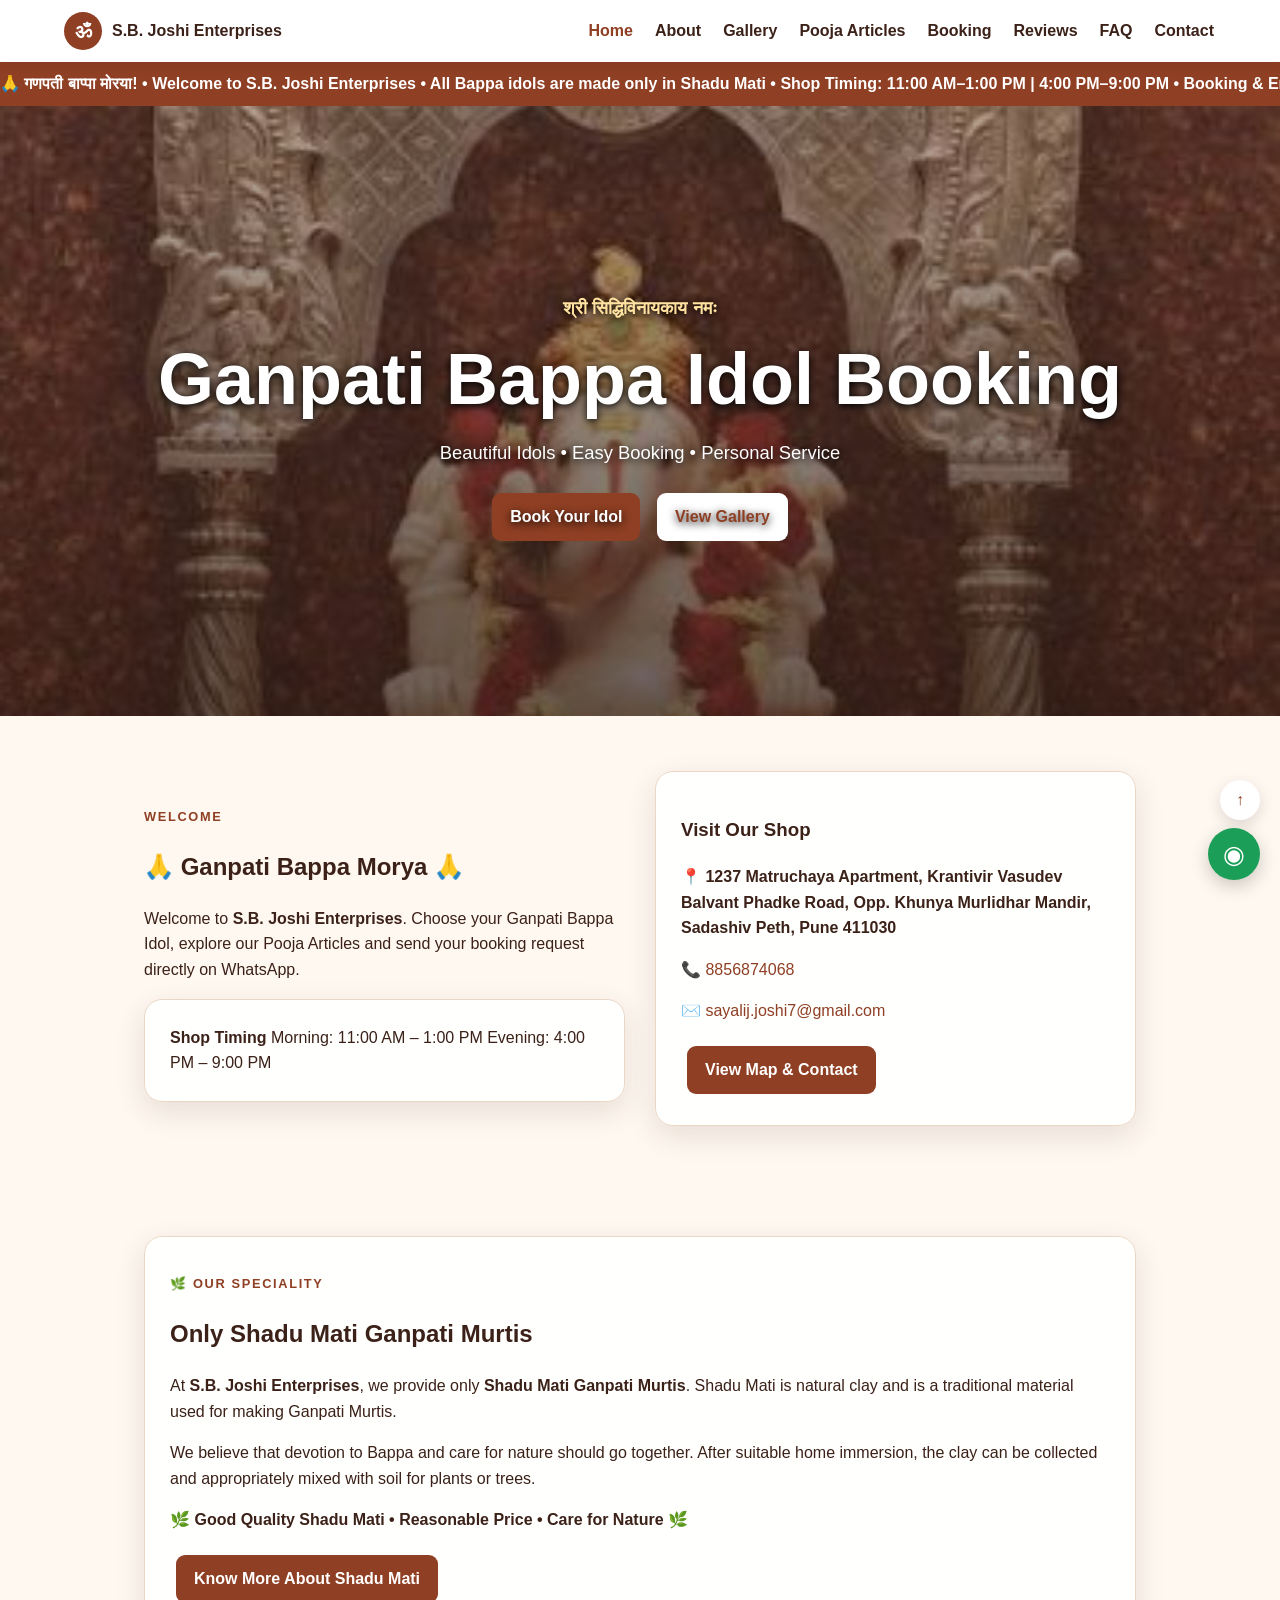
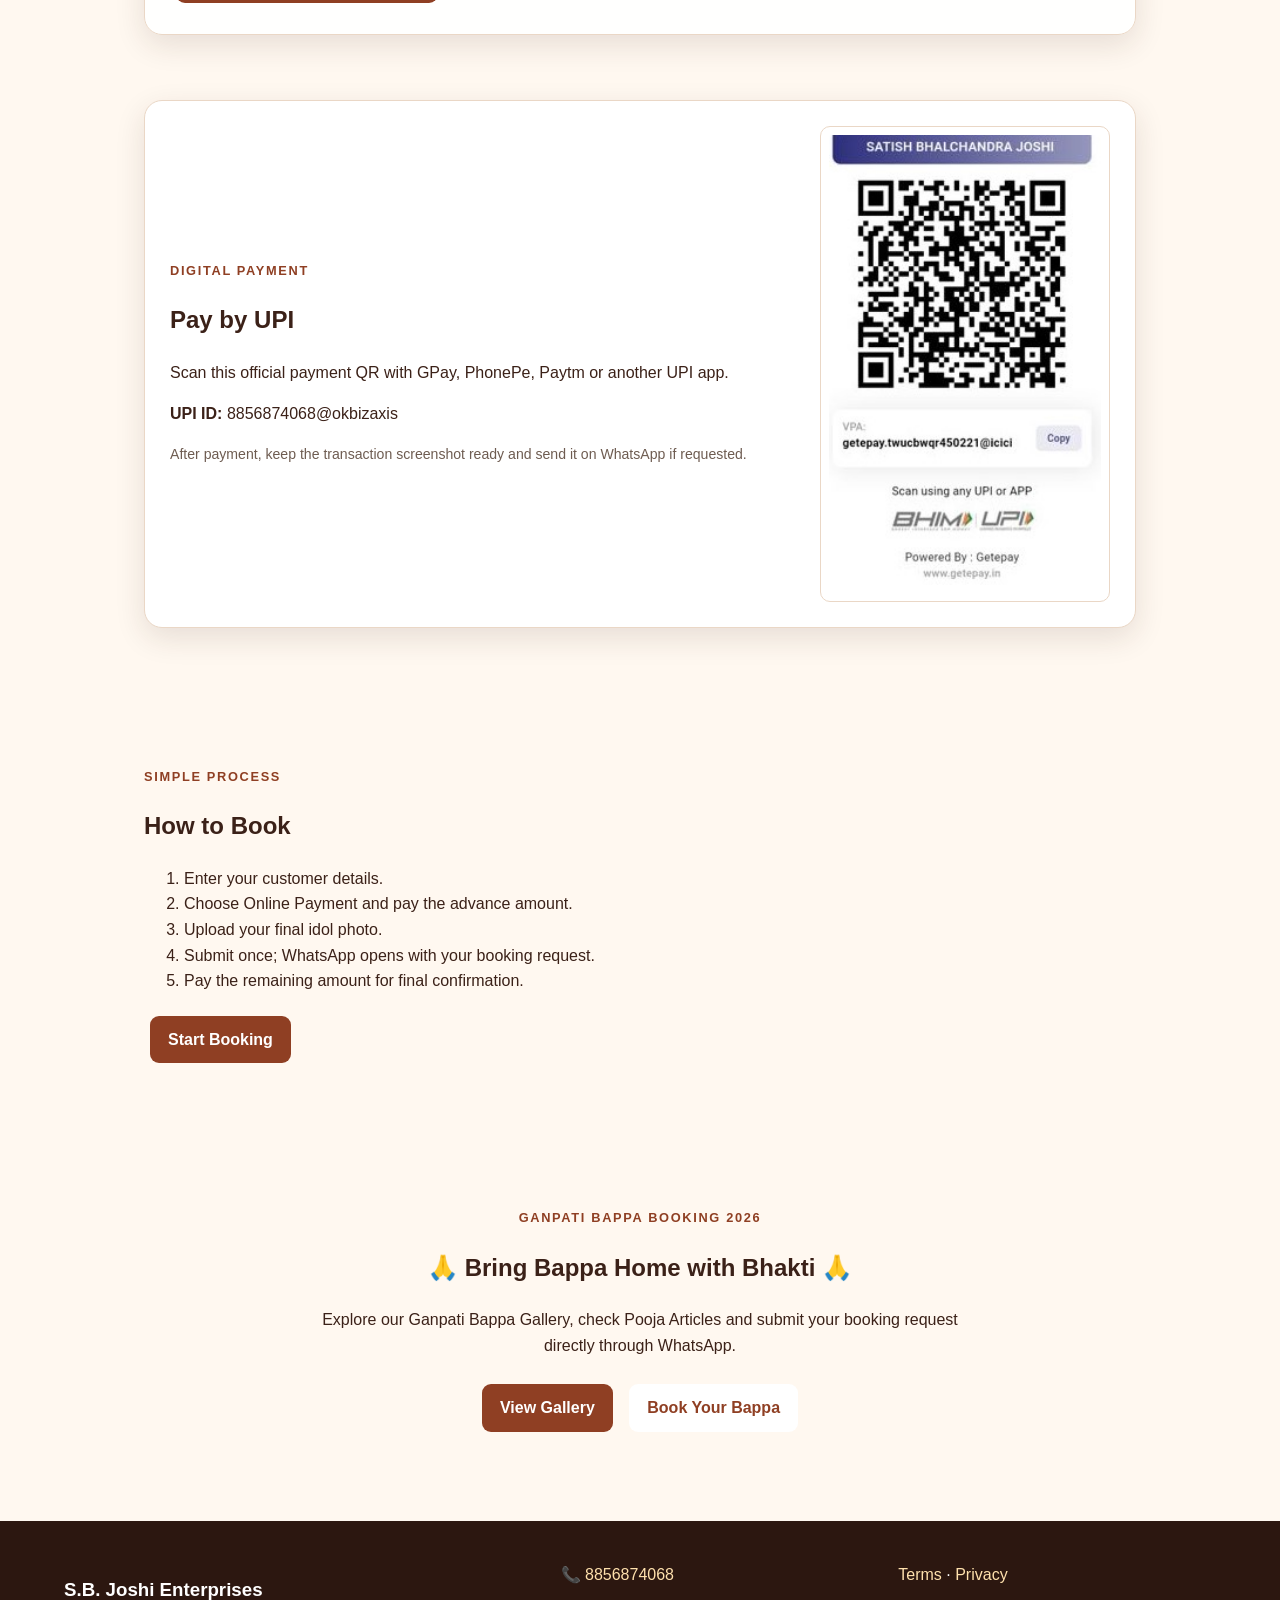
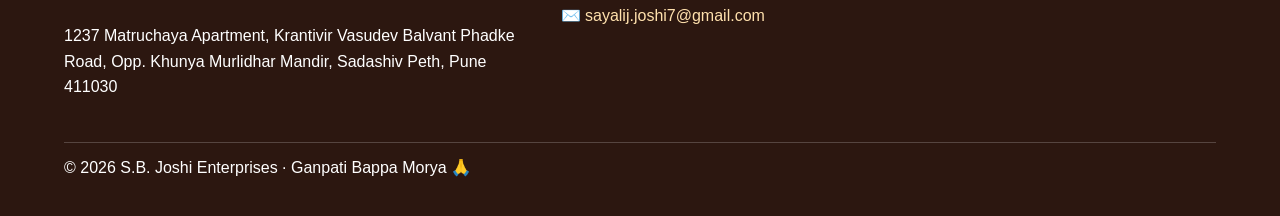
<file: index.html>
<!doctype html>
<html lang="en">

<head>

<meta charset="utf-8">

<meta name="viewport"
      content="width=device-width,initial-scale=1">

<meta name="description"
      content="Ganpati Bappa Idol booking by S.B. Joshi Enterprises, 1237 Matruchaya Apartment, Krantivir Vasudev Balvant Phadke Road, Opp. Khunya Murlidhar Mandir, Sadashiv Peth, Pune 411030">

<title>
Home | S.B. Joshi Enterprises – Ganpati Idol Booking
</title>

<link rel="stylesheet" href="css/style.css">

<script defer src="js/script.js"></script>

</head>


<body>


<!-- =====================================================
     HEADER
===================================================== -->

<header class="site-header">

  <a class="brand" href="index.html">

    <span class="brand-mark">ॐ</span>

    <span>
      S.B. Joshi Enterprises
    </span>

  </a>


  <button
    class="menu-toggle"
    type="button"
    aria-label="Open menu"
    aria-expanded="false">

    ☰

  </button>


  <nav class="site-nav">

    <a class="active" href="index.html">
      Home
    </a>

    <a href="about.html">
      About
    </a>

    <a href="gallery.html">
      Gallery
    </a>

    <a href="price.html">
      Pooja Articles
    </a>

    <a href="booking.html">
      Booking
    </a>

    <a href="reviews.html">
      Reviews
    </a>

    <a href="faq.html">
      FAQ
    </a>

    <a href="contact.html">
      Contact
    </a>

  </nav>

</header>


<!-- =====================================================
     WELCOME MARQUEE
===================================================== -->

<div class="marquee">

  🙏 गणपती बाप्पा मोरया! •

  Welcome to S.B. Joshi Enterprises •

  All Bappa idols are made only in Shadu Mati •

  Shop Timing: 11:00 AM–1:00 PM | 4:00 PM–9:00 PM •

  Booking &amp; Enquiries: 8856874068 •

  🙏 शुभ मंगलमूर्ती 🙏

</div>


<!-- =====================================================
     MAIN
===================================================== -->

<main>


<!-- =====================================================
     HERO
===================================================== -->

<section class="hero">

  <div class="hero-content">

    <p class="gold">
      श्री सिद्धिविनायकाय नमः
    </p>

    <h1>
      Ganpati Bappa Idol Booking
    </h1>

    <p>
      Beautiful Idols • Easy Booking • Personal Service
    </p>


    <div class="hero-actions">

      <a
        class="btn"
        href="booking.html">

        Book Your Idol

      </a>


      <a
        class="btn light"
        href="gallery.html">

        View Gallery

      </a>

    </div>

  </div>

</section>


<!-- =====================================================
     WELCOME / SHOP INFORMATION
===================================================== -->

<section class="section grid2">


  <div>

    <p class="eyebrow">
      Welcome
    </p>

    <h2>
      🙏 Ganpati Bappa Morya 🙏
    </h2>

    <p>

      Welcome to
      <strong>S.B. Joshi Enterprises</strong>.

      Choose your Ganpati Bappa Idol,
      explore our Pooja Articles and send
      your booking request directly on WhatsApp.

    </p>


    <div class="timing">

      <b>
        Shop Timing
      </b>

      <span>
        Morning: 11:00 AM – 1:00 PM
      </span>

      <span>
        Evening: 4:00 PM – 9:00 PM
      </span>

    </div>

  </div>


  <div class="card">

    <h3>
      Visit Our Shop
    </h3>

    <p>

      📍

      <b>
        1237 Matruchaya Apartment,
        Krantivir Vasudev Balvant Phadke Road,
        Opp. Khunya Murlidhar Mandir,
        Sadashiv Peth, Pune 411030
      </b>

    </p>


    <p>

      📞

      <a href="tel:+91885687068">
        8856874068
      </a>

    </p>


    <p>

      ✉️

      <a href="mailto:sayalij.joshi7@gmail.com">
        sayalij.joshi7@gmail.com
      </a>

    </p>


    <a
      class="btn"
      href="contact.html">

      View Map &amp; Contact

    </a>

  </div>

</section>


<!-- =====================================================
     SHADU MATI INFORMATION
===================================================== -->

<section class="section">

  <div class="card">

    <p class="eyebrow">
      🌿 Our Speciality
    </p>

    <h2>
      Only Shadu Mati Ganpati Murtis
    </h2>

    <p>

      At
      <strong>S.B. Joshi Enterprises</strong>,
      we provide only
      <strong>Shadu Mati Ganpati Murtis</strong>.

      Shadu Mati is natural clay and is a traditional
      material used for making Ganpati Murtis.

    </p>

    <p>

      We believe that devotion to Bappa and care for
      nature should go together.

      After suitable home immersion, the clay can be
      collected and appropriately mixed with soil for
      plants or trees.

    </p>

    <p>
      <strong>
        🌿 Good Quality Shadu Mati • Reasonable Price •
        Care for Nature 🌿
      </strong>
    </p>

    <a
      class="btn"
      href="about.html">

      Know More About Shadu Mati

    </a>

  </div>

</section>


<!-- =====================================================
     DIGITAL PAYMENT
===================================================== -->

<section class="section qr-wrap">

  <div class="qr-card">

    <div>

      <p class="eyebrow">
        Digital Payment
      </p>

      <h2>
        Pay by UPI
      </h2>

      <p>

        Scan this official payment QR with
        GPay, PhonePe, Paytm or another UPI app.

      </p>

      <p>

        <b>
          UPI ID:
        </b>

        8856874068@okbizaxis

      </p>

      <p class="small">

        After payment, keep the transaction screenshot
        ready and send it on WhatsApp if requested.

      </p>

    </div>


    <img
      src="images/payment-qr.png"
      alt="UPI payment QR code for S.B. Joshi Enterprises"
      class="qr"
      onerror="this.style.display='none';">

  </div>

</section>


<!-- =====================================================
     SIMPLE BOOKING PROCESS
===================================================== -->

<section class="section grid2">


  <div>

    <p class="eyebrow">
      Simple Process
    </p>

    <h2>
      How to Book
    </h2>


    <ol>

      <li>
        Enter your customer details.
      </li>

      <li>
        Choose Online Payment and pay the advance amount.
      </li>

      <li>
        Upload your final idol photo.
      </li>

      <li>
        Submit once; WhatsApp opens with your booking request.
      </li>

      <li>
        Pay the remaining amount for final confirmation.
      </li>

    </ol>


    <a
      class="btn"
      href="booking.html">

      Start Booking

    </a>

  </div>


  <!-- =====================================================
       MAP
  ===================================================== -->

  <div class="map">

    <iframe
      title="S.B. Joshi Enterprises - Sadashiv Peth Pune Map"
      src="https://www.google.com/maps?q=1237%20Matruchaya%20Apartment%2C%20Krantivir%20Vasudev%20Balvant%20Phadke%20Road%2C%20Opp.%20Khunya%20Murlidhar%20Mandir%2C%20Sadashiv%20Peth%2C%20Pune%20411030&output=embed"
      width="100%"
      height="400"
      style="border:0;"
      allowfullscreen=""
      loading="lazy"
      referrerpolicy="no-referrer-when-downgrade">
    </iframe>

  </div>

</section>


<!-- =====================================================
     CALL TO ACTION
===================================================== -->

<section class="section section-heading">

  <p class="eyebrow">
    Ganpati Bappa Booking 2026
  </p>

  <h2>
    🙏 Bring Bappa Home with Bhakti 🙏
  </h2>

  <p>

    Explore our Ganpati Bappa Gallery,
    check Pooja Articles and submit your
    booking request directly through WhatsApp.

  </p>


  <div class="hero-actions">

    <a
      class="btn"
      href="gallery.html">

      View Gallery

    </a>


    <a
      class="btn light"
      href="booking.html">

      Book Your Bappa

    </a>

  </div>

</section>


</main>


<!-- =====================================================
     FOOTER
===================================================== -->

<footer class="site-footer">


  <div>

    <h3>
      S.B. Joshi Enterprises
    </h3>

    <p>

      1237 Matruchaya Apartment,
      Krantivir Vasudev Balvant Phadke Road,
      Opp. Khunya Murlidhar Mandir,
      Sadashiv Peth, Pune 411030

    </p>

  </div>


  <div>

    <p>

      📞

      <a href="tel:+91885687068">
        8856874068
      </a>

    </p>


    <p>

      ✉️

      <a href="mailto:sayalij.joshi7@gmail.com">
        sayalij.joshi7@gmail.com
      </a>

    </p>

  </div>


  <div>

    <p>

      <a href="terms.html">
        Terms
      </a>

      ·

      <a href="privacy.html">
        Privacy
      </a>

    </p>

  </div>


  <p class="copyright">

    © 2026 S.B. Joshi Enterprises ·
    Ganpati Bappa Morya 🙏

  </p>

</footer>


<!-- =====================================================
     BACK TO TOP
===================================================== -->

<button
  class="top-btn"
  type="button"
  aria-label="Back to top">

  ↑

</button>


<!-- =====================================================
     WHATSAPP FLOATING BUTTON
===================================================== -->

<a
  class="wa"
  href="https://wa.me/91885687068"
  target="_blank"
  rel="noopener"
  aria-label="Contact S.B. Joshi Enterprises on WhatsApp">

  ◉

</a>


</body>

</html>
</file>
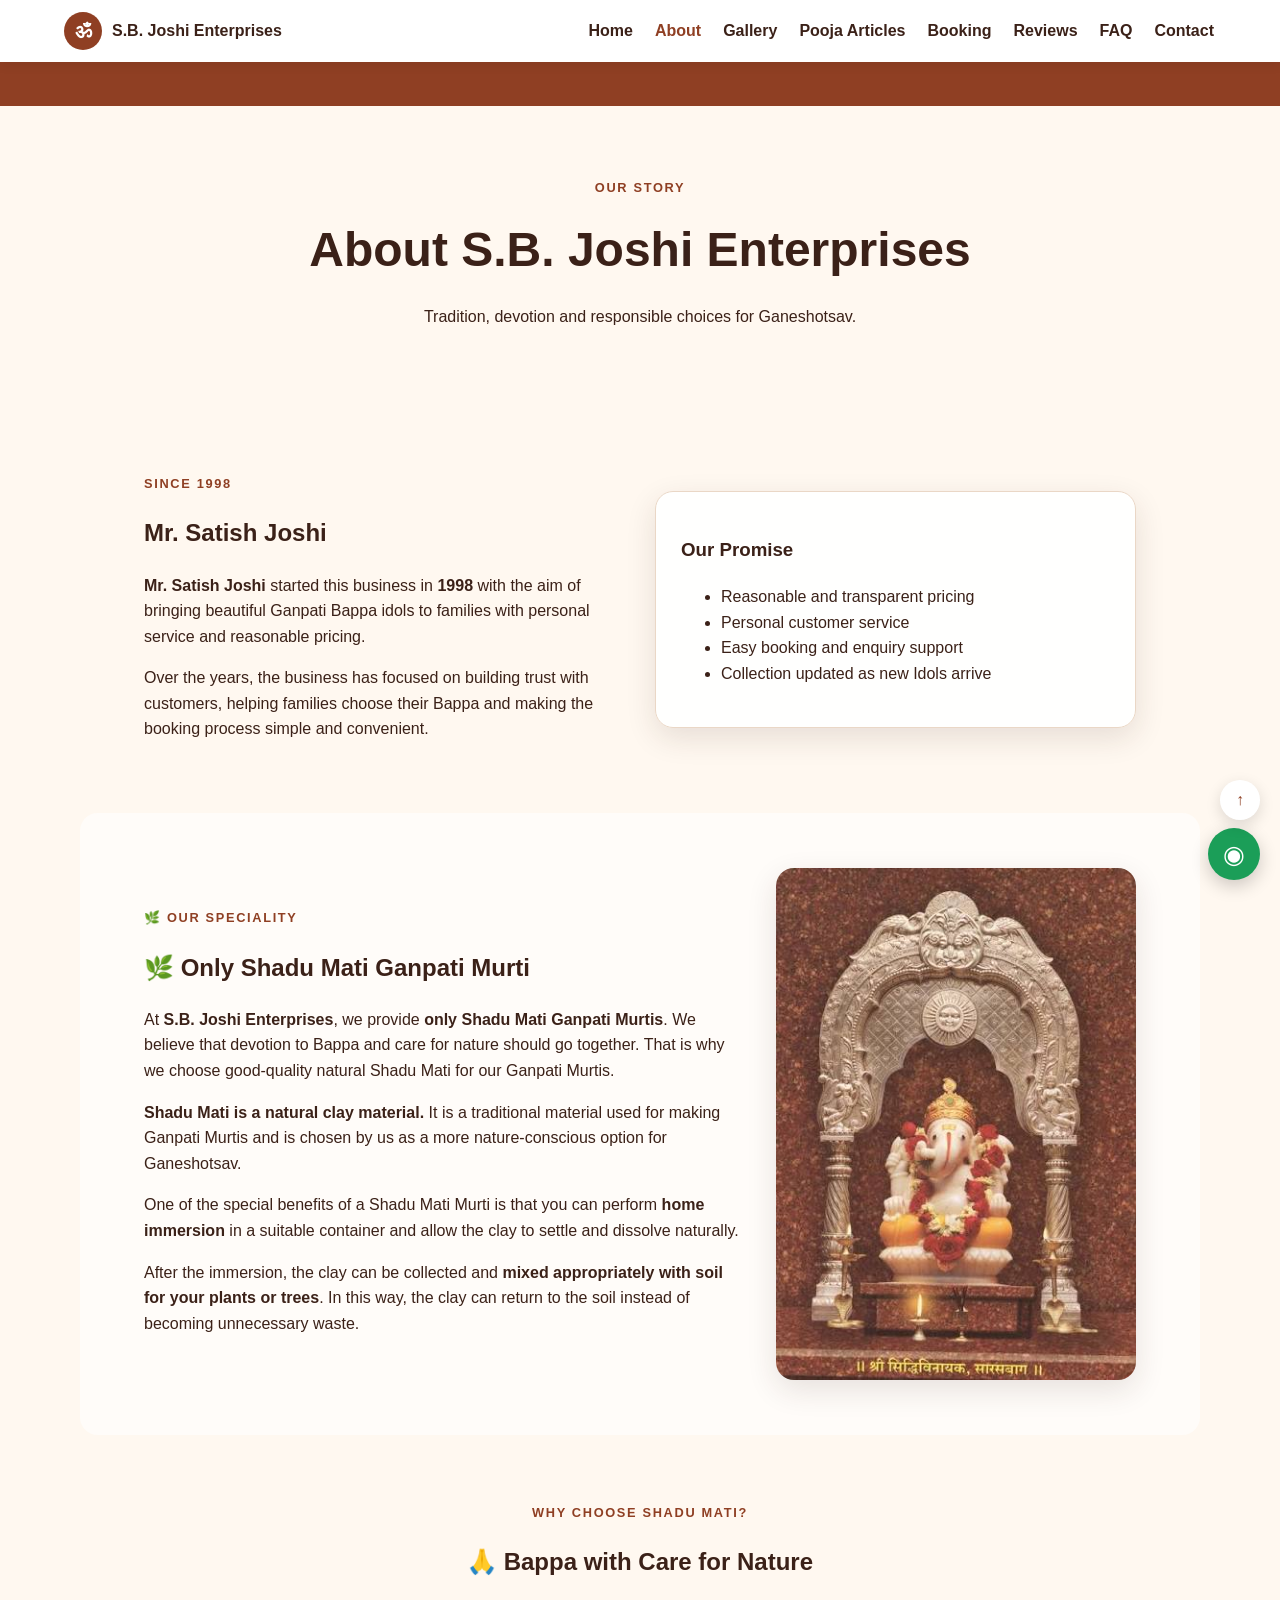
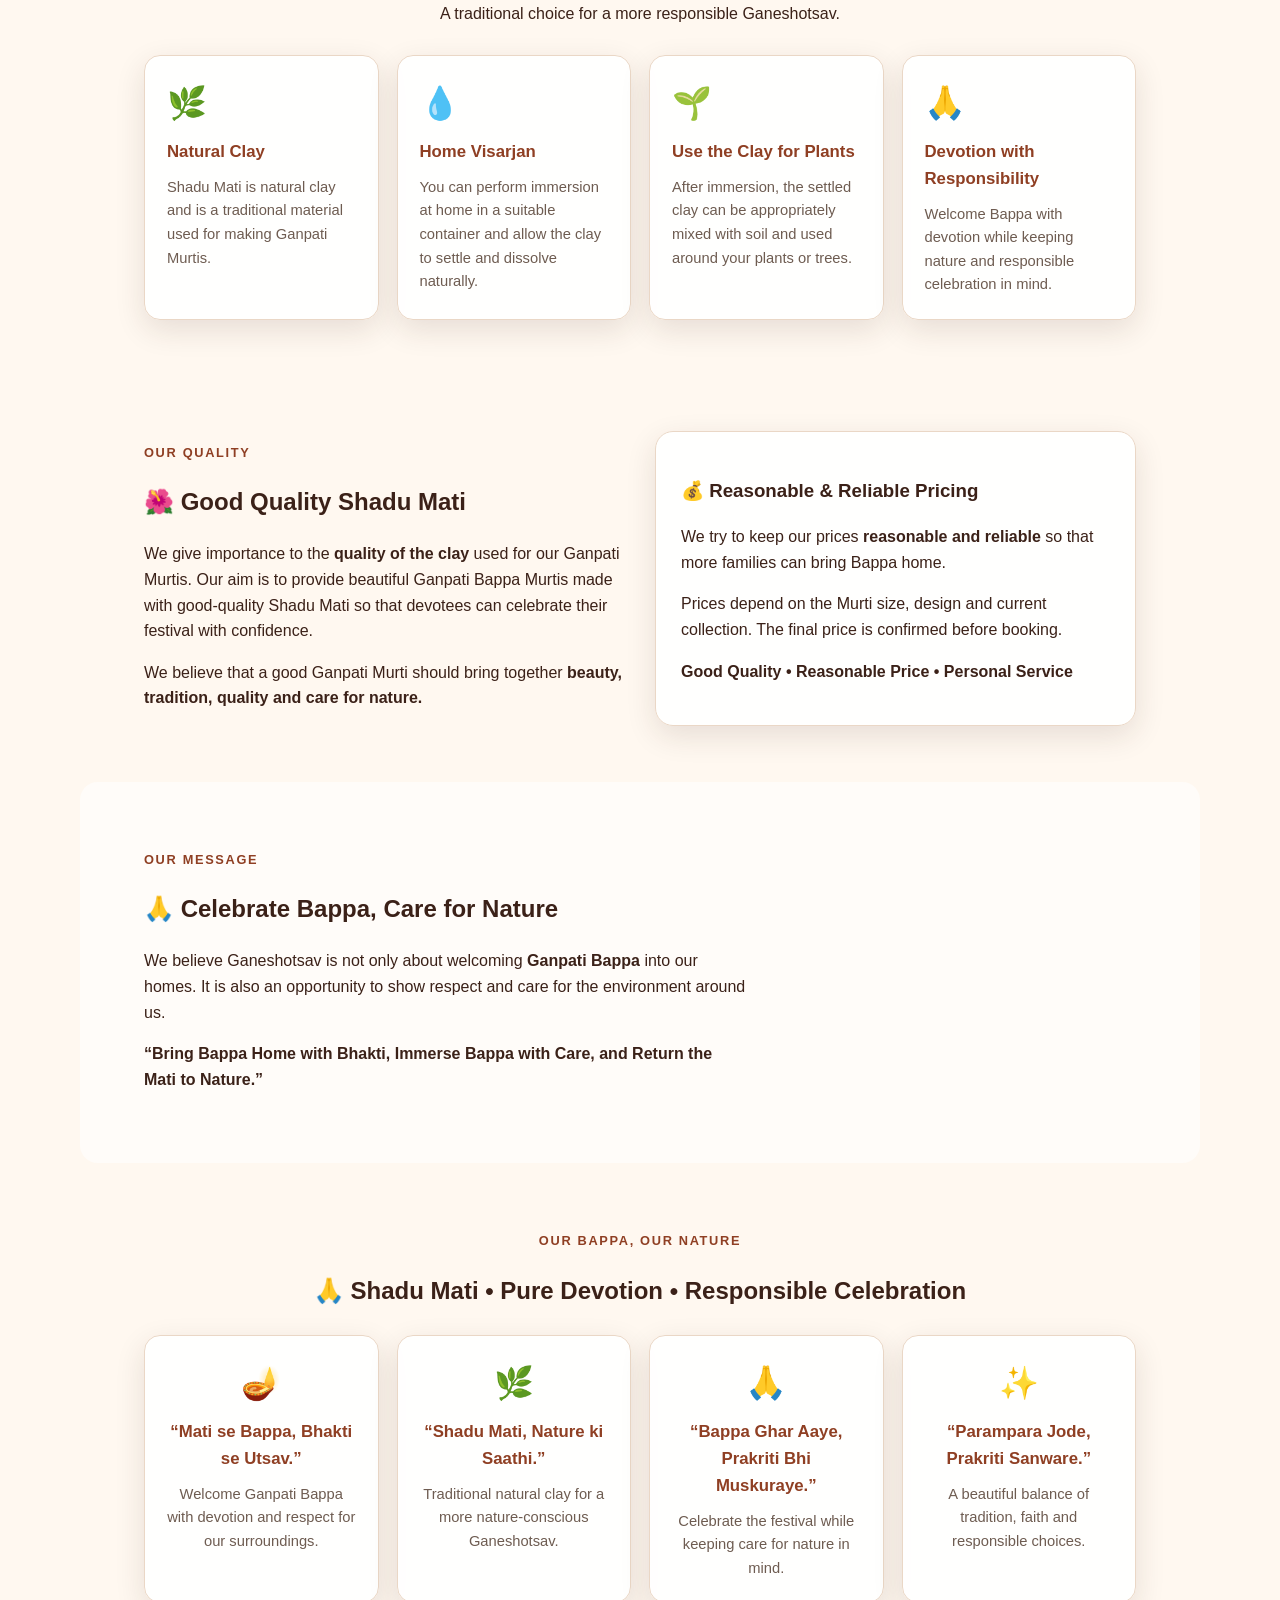
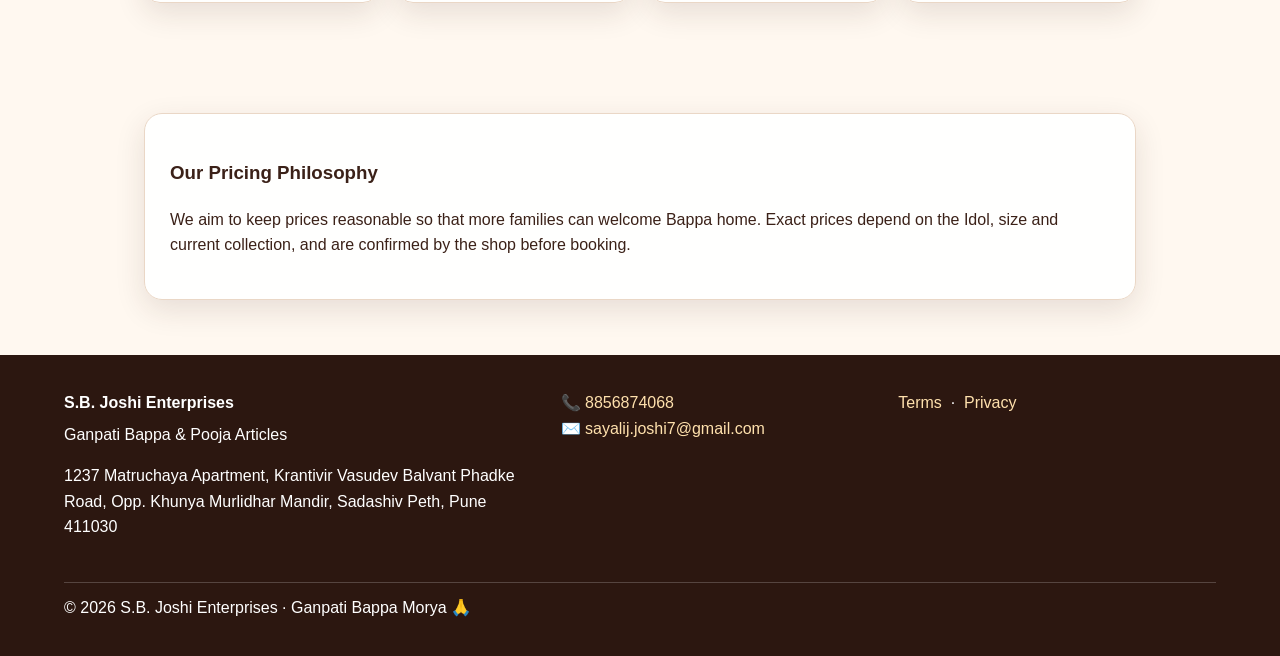
<file: about.html>
<!DOCTYPE html>
<html lang="en">

<head>

<meta charset="UTF-8">

<meta name="viewport"
      content="width=device-width,initial-scale=1.0">

<meta name="description"
      content="About S.B. Joshi Enterprises and its Shadu Mati Ganpati tradition. We provide only good-quality Shadu Mati Ganpati Murtis at reasonable prices.">

<title>
About | S.B. Joshi Enterprises | Shadu Mati Ganpati Murti
</title>

<link rel="stylesheet" href="css/style.css">

<script src="js/script.js" defer></script>

</head>


<body>

<!-- =========================================================
     COMMON HEADER
========================================================= -->

<header class="site-header">

<a class="brand" href="index.html">

<span class="brand-mark">ॐ</span>

<span>
S.B. Joshi Enterprises
</span>

</a>


<button
class="menu-toggle"
type="button"
aria-label="Open menu"
aria-expanded="false">

☰

</button>


<nav class="site-nav">

<a href="index.html">
Home
</a>

<a href="about.html" class="active">
About
</a>

<a href="gallery.html">
Gallery
</a>

<a href="price.html">
Pooja Articles
</a>

<a href="booking.html">
Booking
</a>

<a href="reviews.html">
Reviews
</a>

<a href="faq.html">
FAQ
</a>

<a href="contact.html">
Contact
</a>

</nav>

</header>


<!-- =========================================================
     COMMON MARQUEE
========================================================= -->

<div class="marquee">

<div class="marquee-track">

🙏 गणपती बाप्पा मोरया! All our idols are made only in Shadu Mati •
8856874068 •
1237 Matruchaya Apartment, Krantivir Vasudev Balvant Phadke Road,
Opp. Khunya Murlidhar Mandir, Sadashiv Peth, Pune 411030 🙏

</div>

</div>


<main>


<!-- =========================================================
     PAGE HERO
========================================================= -->

<section class="page-hero">

<p class="eyebrow">
Our Story
</p>

<h1>
About S.B. Joshi Enterprises
</h1>

<p>
Tradition, devotion and responsible choices for Ganeshotsav.
</p>

</section>


<!-- =========================================================
     OUR STORY
========================================================= -->

<section class="section two-col">

<div>

<p class="eyebrow">
Since 1998
</p>

<h2>
Mr. Satish Joshi
</h2>

<p>

<strong>Mr. Satish Joshi</strong>
started this business in
<strong>1998</strong>
with the aim of bringing beautiful Ganpati Bappa idols
to families with personal service and reasonable pricing.

</p>

<p>

Over the years, the business has focused on building trust
with customers, helping families choose their Bappa and
making the booking process simple and convenient.

</p>

</div>


<div class="info-panel">

<h3>
Our Promise
</h3>

<ul class="check-list">

<li>
Reasonable and transparent pricing
</li>

<li>
Personal customer service
</li>

<li>
Easy booking and enquiry support
</li>

<li>
Collection updated as new Idols arrive
</li>

</ul>

</div>

</section>


<!-- =========================================================
     SHADU MATI
========================================================= -->

<section class="section clay-section">

<div>

<p class="eyebrow">
🌿 Our Speciality
</p>

<h2>
🌿 Only Shadu Mati Ganpati Murti
</h2>

<p>

At <strong>S.B. Joshi Enterprises</strong>, we provide
<strong>only Shadu Mati Ganpati Murtis</strong>.

We believe that devotion to Bappa and care for nature
should go together. That is why we choose good-quality
natural Shadu Mati for our Ganpati Murtis.

</p>

<p>

<strong>Shadu Mati is a natural clay material.</strong>
It is a traditional material used for making Ganpati Murtis
and is chosen by us as a more nature-conscious option
for Ganeshotsav.

</p>

<p>

One of the special benefits of a Shadu Mati Murti is that
you can perform <strong>home immersion</strong> in a suitable
container and allow the clay to settle and dissolve naturally.

</p>

<p>

After the immersion, the clay can be collected and
<strong>mixed appropriately with soil for your plants or trees</strong>.
In this way, the clay can return to the soil instead of
becoming unnecessary waste.

</p>

</div>


<img
src="images/bappa-bg.jpg"
alt="Ganpati Bappa Shadu Mati Murti"
class="about-bappa">

</section>


<!-- =========================================================
     WHY SHADU MATI
========================================================= -->

<section class="section">

<div class="section-heading">

<p class="eyebrow">
Why Choose Shadu Mati?
</p>

<h2>
🙏 Bappa with Care for Nature
</h2>

<p>
A traditional choice for a more responsible Ganeshotsav.
</p>

</div>


<div class="slogan-grid">


<div class="slogan-card">

<span>
🌿
</span>

<h3>
Natural Clay
</h3>

<p>
Shadu Mati is natural clay and is a traditional material
used for making Ganpati Murtis.
</p>

</div>


<div class="slogan-card">

<span>
💧
</span>

<h3>
Home Visarjan
</h3>

<p>
You can perform immersion at home in a suitable container
and allow the clay to settle and dissolve naturally.
</p>

</div>


<div class="slogan-card">

<span>
🌱
</span>

<h3>
Use the Clay for Plants
</h3>

<p>
After immersion, the settled clay can be appropriately
mixed with soil and used around your plants or trees.
</p>

</div>


<div class="slogan-card">

<span>
🙏
</span>

<h3>
Devotion with Responsibility
</h3>

<p>
Welcome Bappa with devotion while keeping nature and
responsible celebration in mind.
</p>

</div>


</div>

</section>


<!-- =========================================================
     QUALITY & PRICE
========================================================= -->

<section class="section two-col">

<div>

<p class="eyebrow">
Our Quality
</p>

<h2>
🌺 Good Quality Shadu Mati
</h2>

<p>

We give importance to the
<strong>quality of the clay</strong>
used for our Ganpati Murtis.

Our aim is to provide beautiful Ganpati Bappa Murtis
made with good-quality Shadu Mati so that devotees
can celebrate their festival with confidence.

</p>

<p>

We believe that a good Ganpati Murti should bring together
<strong>beauty, tradition, quality and care for nature.</strong>

</p>

</div>


<div class="info-panel">

<h3>
💰 Reasonable & Reliable Pricing
</h3>

<p>

We try to keep our prices
<strong>reasonable and reliable</strong>
so that more families can bring Bappa home.

</p>

<p>

Prices depend on the Murti size, design and current
collection. The final price is confirmed before booking.

</p>

<p>

<strong>
Good Quality • Reasonable Price • Personal Service
</strong>

</p>

</div>

</section>


<!-- =========================================================
     OUR MESSAGE
========================================================= -->

<section class="section clay-section">

<div>

<p class="eyebrow">
Our Message
</p>

<h2>
🙏 Celebrate Bappa, Care for Nature
</h2>

<p>

We believe Ganeshotsav is not only about welcoming
<strong>Ganpati Bappa</strong> into our homes.

It is also an opportunity to show respect and care
for the environment around us.

</p>

<p>

<strong>
“Bring Bappa Home with Bhakti,
Immerse Bappa with Care,
and Return the Mati to Nature.”
</strong>

</p>

</div>

</section>


<!-- =========================================================
     SLOGANS
========================================================= -->

<section class="section slogans-section">

<p class="eyebrow">
Our Bappa, Our Nature
</p>

<h2>
🙏 Shadu Mati • Pure Devotion • Responsible Celebration
</h2>


<div class="slogan-grid">


<div class="slogan-card">

<span>
🪔
</span>

<h3>
“Mati se Bappa, Bhakti se Utsav.”
</h3>

<p>
Welcome Ganpati Bappa with devotion and respect
for our surroundings.
</p>

</div>


<div class="slogan-card">

<span>
🌿
</span>

<h3>
“Shadu Mati, Nature ki Saathi.”
</h3>

<p>
Traditional natural clay for a more nature-conscious
Ganeshotsav.
</p>

</div>


<div class="slogan-card">

<span>
🙏
</span>

<h3>
“Bappa Ghar Aaye, Prakriti Bhi Muskuraye.”
</h3>

<p>
Celebrate the festival while keeping care for nature
in mind.
</p>

</div>


<div class="slogan-card">

<span>
✨
</span>

<h3>
“Parampara Jode, Prakriti Sanware.”
</h3>

<p>
A beautiful balance of tradition, faith and
responsible choices.
</p>

</div>


</div>

</section>


<!-- =========================================================
     PRICING PHILOSOPHY
========================================================= -->

<section class="section">

<div class="info-panel">

<h3>
Our Pricing Philosophy
</h3>

<p>

We aim to keep prices reasonable so that more families
can welcome Bappa home.

Exact prices depend on the Idol, size and current
collection, and are confirmed by the shop before booking.

</p>

</div>

</section>


</main>


<!-- =========================================================
     COMMON FOOTER
========================================================= -->

<footer class="site-footer">

<div>

<strong>
S.B. Joshi Enterprises
</strong>

<p>
Ganpati Bappa &amp; Pooja Articles
</p>

<p>

1237 Matruchaya Apartment,
Krantivir Vasudev Balvant Phadke Road,
Opp. Khunya Murlidhar Mandir,
Sadashiv Peth, Pune 411030

</p>

</div>


<div>

<a href="tel:+918856874068">
📞 8856874068
</a>

<br>

<a href="mailto:sayalij.joshi7@gmail.com">
✉️ sayalij.joshi7@gmail.com
</a>

</div>


<div>

<a href="terms.html">
Terms
</a>

&nbsp;·&nbsp;

<a href="privacy.html">
Privacy
</a>

</div>


<p class="copyright">

© 2026 S.B. Joshi Enterprises · Ganpati Bappa Morya 🙏

</p>

</footer>


<!-- =========================================================
     WHATSAPP
========================================================= -->

<a
class="whatsapp-float"
href="https://wa.me/918856874068"
target="_blank"
rel="noopener"
aria-label="WhatsApp">

◉

</a>


<!-- =========================================================
     BACK TO TOP
========================================================= -->

<button
class="top-btn"
type="button"
aria-label="Back to top">

↑

</button>


</body>

</html>
</file>
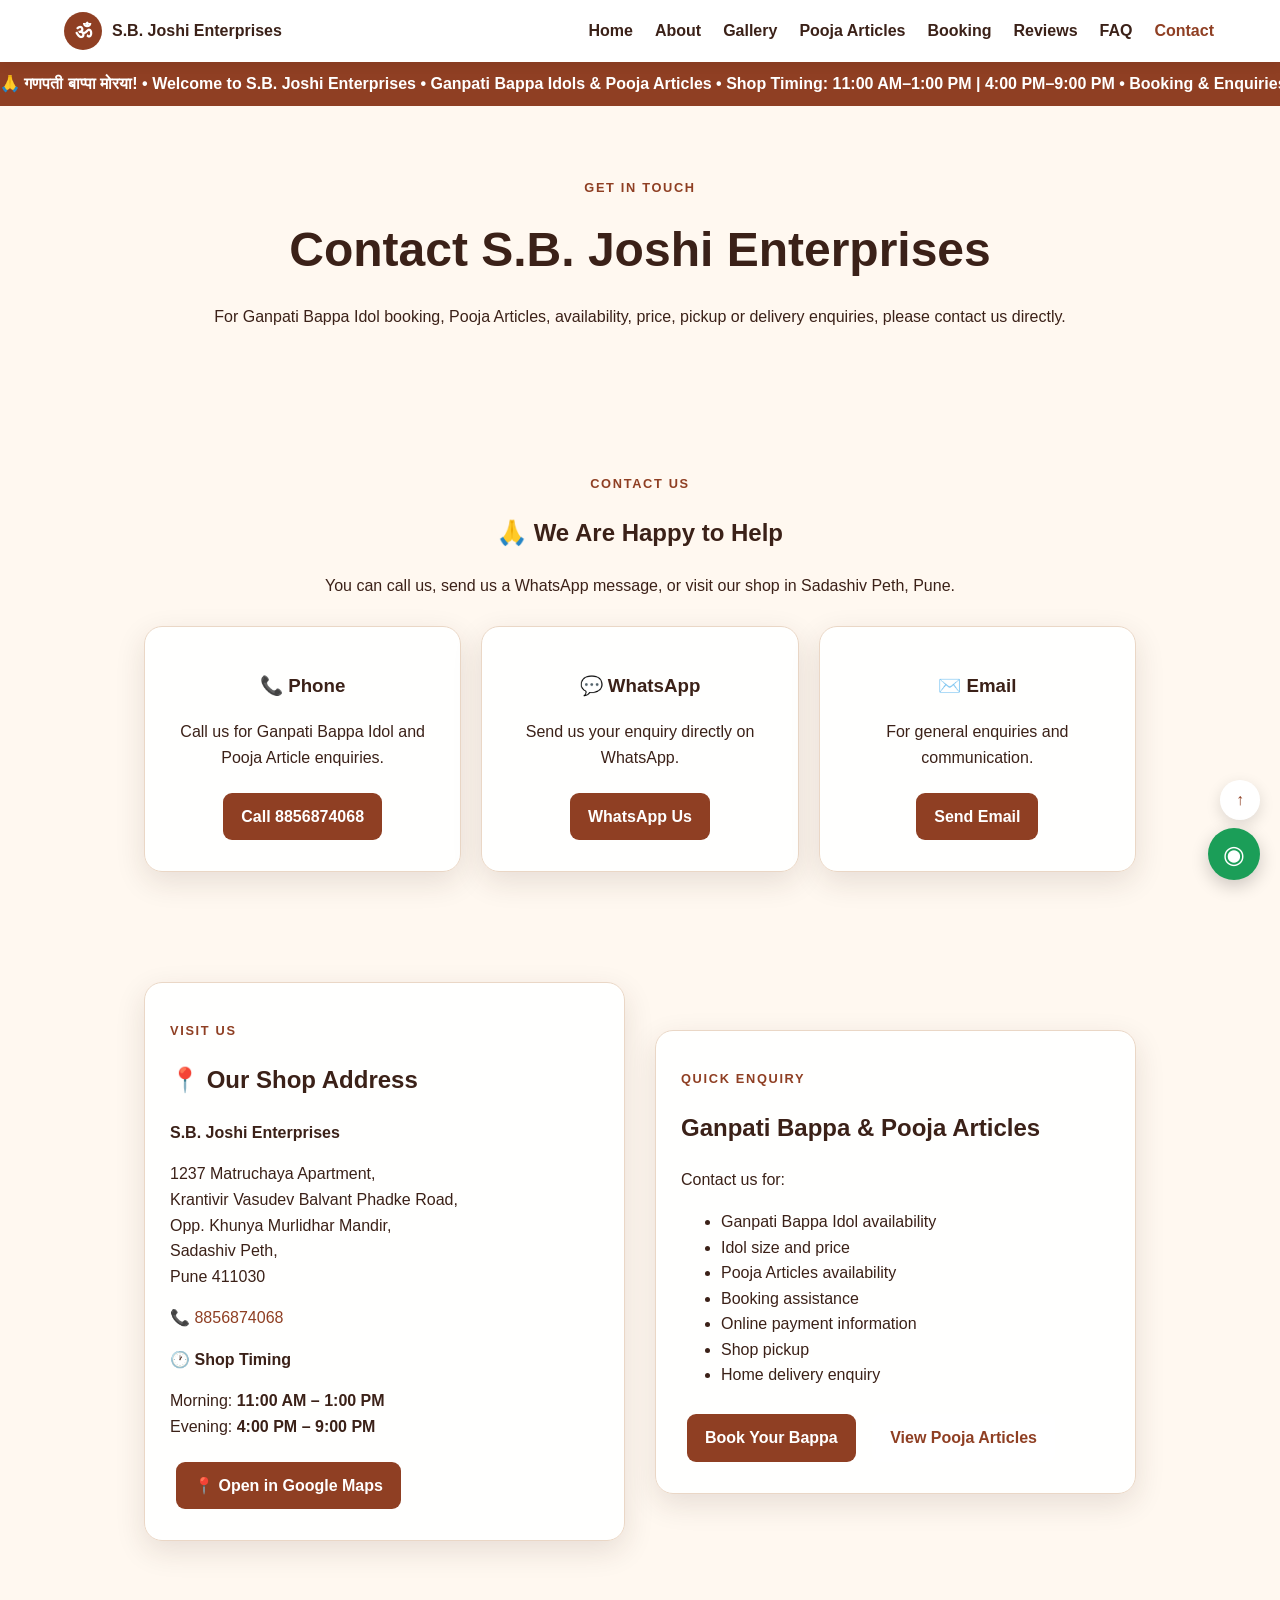
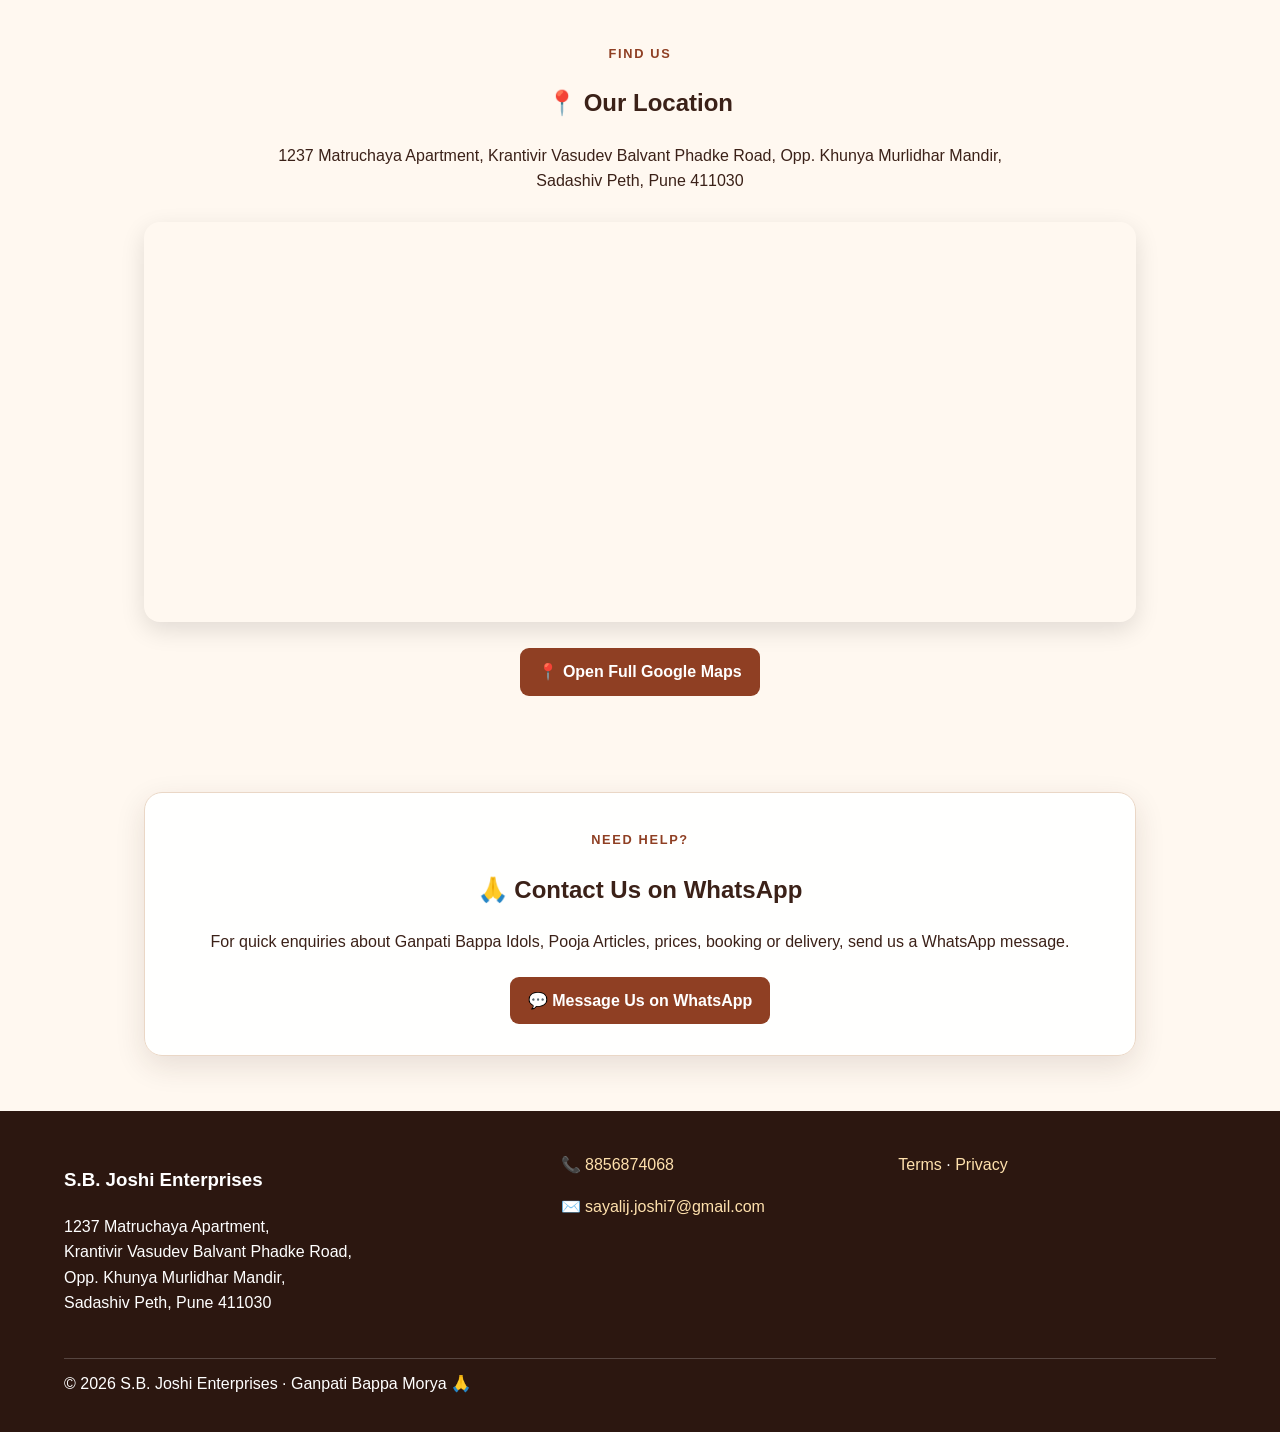
<file: contact.html>
<!doctype html>
<html lang="en">

<head>

<meta charset="utf-8">

<meta name="viewport"
      content="width=device-width,initial-scale=1">

<meta name="description"
      content="Contact S.B. Joshi Enterprises for Ganpati Bappa Idols and Pooja Articles. Visit us at Sadashiv Peth, Pune or contact us by phone and WhatsApp.">

<title>
Contact | S.B. Joshi Enterprises
</title>

<link rel="stylesheet" href="css/style.css">

<script src="js/script.js" defer></script>

</head>


<body>


<!-- =====================================================
     HEADER
===================================================== -->

<header class="site-header">

<a class="brand" href="index.html">

<span class="brand-mark">ॐ</span>

<span>S.B. Joshi Enterprises</span>

</a>


<button
class="menu-toggle"
type="button"
aria-label="Open menu"
aria-expanded="false">

☰

</button>


<nav class="site-nav">

<a href="index.html">
Home
</a>

<a href="about.html">
About
</a>

<a href="gallery.html">
Gallery
</a>

<a href="price.html">
Pooja Articles
</a>

<a href="booking.html">
Booking
</a>

<a href="reviews.html">
Reviews
</a>

<a href="faq.html">
FAQ
</a>

<a href="contact.html"
   class="active">
Contact
</a>

</nav>

</header>


<!-- =====================================================
     WELCOME MARQUEE
===================================================== -->

<div class="marquee">

🙏 गणपती बाप्पा मोरया! •

Welcome to S.B. Joshi Enterprises •

Ganpati Bappa Idols & Pooja Articles •

Shop Timing: 11:00 AM–1:00 PM | 4:00 PM–9:00 PM •

Booking & Enquiries: 8856874068 •

🙏 शुभ मंगलमूर्ती 🙏

</div>


<main>


<!-- =====================================================
     PAGE HERO
===================================================== -->

<section class="page-hero">

<p class="eyebrow">
Get In Touch
</p>

<h1>
Contact S.B. Joshi Enterprises
</h1>

<p>
For Ganpati Bappa Idol booking, Pooja Articles,
availability, price, pickup or delivery enquiries,
please contact us directly.
</p>

</section>


<!-- =====================================================
     CONTACT INFORMATION
===================================================== -->

<section class="section">

<div class="section-heading">

<p class="eyebrow">
Contact Us
</p>

<h2>
🙏 We Are Happy to Help
</h2>

<p>
You can call us, send us a WhatsApp message,
or visit our shop in Sadashiv Peth, Pune.
</p>

</div>


<div class="cards">


<!-- PHONE -->

<div class="card center">

<h3>
📞 Phone
</h3>

<p>
Call us for Ganpati Bappa Idol and
Pooja Article enquiries.
</p>

<a
class="btn"
href="tel:+91885687068">

Call 8856874068

</a>

</div>


<!-- WHATSAPP -->

<div class="card center">

<h3>
💬 WhatsApp
</h3>

<p>
Send us your enquiry directly on WhatsApp.
</p>

<a
class="btn"
href="https://wa.me/91885687068"
target="_blank"
rel="noopener">

WhatsApp Us

</a>

</div>


<!-- EMAIL -->

<div class="card center">

<h3>
✉️ Email
</h3>

<p>
For general enquiries and communication.
</p>

<a
class="btn"
href="mailto:sayalij.joshi7@gmail.com">

Send Email

</a>

</div>


</div>

</section>


<!-- =====================================================
     SHOP ADDRESS
===================================================== -->

<section class="section grid2">


<div class="card">

<p class="eyebrow">
Visit Us
</p>

<h2>
📍 Our Shop Address
</h2>

<p>

<strong>
S.B. Joshi Enterprises
</strong>

</p>

<p>

1237 Matruchaya Apartment,<br>
Krantivir Vasudev Balvant Phadke Road,<br>
Opp. Khunya Murlidhar Mandir,<br>
Sadashiv Peth,<br>
Pune 411030

</p>


<p>
📞

<a href="tel:+91885687068">
8856874068
</a>

</p>


<p>
🕐 <strong>Shop Timing</strong>
</p>

<p>

Morning:
<strong>
11:00 AM – 1:00 PM
</strong>

<br>

Evening:
<strong>
4:00 PM – 9:00 PM
</strong>

</p>


<a
class="btn"
href="https://www.google.com/maps/search/?api=1&query=1237+Matruchaya+Apartment,+Krantivir+Vasudev+Balvant+Phadke+Road,+Opp.+Khunya+Murlidhar+Mandir,+Sadashiv+Peth,+Pune+411030"
target="_blank"
rel="noopener">

📍 Open in Google Maps

</a>

</div>


<!-- =====================================================
     CONTACT QUICK INFO
===================================================== -->

<div class="card">

<p class="eyebrow">
Quick Enquiry
</p>

<h2>
Ganpati Bappa & Pooja Articles
</h2>

<p>
Contact us for:
</p>

<ul>

<li>
Ganpati Bappa Idol availability
</li>

<li>
Idol size and price
</li>

<li>
Pooja Articles availability
</li>

<li>
Booking assistance
</li>

<li>
Online payment information
</li>

<li>
Shop pickup
</li>

<li>
Home delivery enquiry
</li>

</ul>


<div class="hero-actions">

<a
class="btn"
href="booking.html">

Book Your Bappa

</a>


<a
class="btn light"
href="price.html">

View Pooja Articles

</a>

</div>

</div>


</section>


<!-- =====================================================
     LOCATION MAP
===================================================== -->

<section class="section contact-map-section">

<div class="section-heading">

<p class="eyebrow">
Find Us
</p>

<h2>
📍 Our Location
</h2>

<p>

1237 Matruchaya Apartment,
Krantivir Vasudev Balvant Phadke Road,
Opp. Khunya Murlidhar Mandir,
Sadashiv Peth, Pune 411030

</p>

</div>


<div class="contact-map">


<iframe
title="S.B. Joshi Enterprises location in Sadashiv Peth Pune"
src="https://www.google.com/maps?q=1237%20Matruchaya%20Apartment%2C%20Krantivir%20Vasudev%20Balvant%20Phadke%20Road%2C%20Opp.%20Khunya%20Murlidhar%20Mandir%2C%20Sadashiv%20Peth%2C%20Pune%20411030&output=embed"
width="100%"
height="400"
style="border:0;"
allowfullscreen
loading="lazy"
referrerpolicy="no-referrer-when-downgrade">
</iframe>


</div>


<div class="center"
     style="margin-top:20px;">

<a
class="btn"
href="https://www.google.com/maps/search/?api=1&query=1237+Matruchaya+Apartment,+Krantivir+Vasudev+Balvant+Phadke+Road,+Opp.+Khunya+Murlidhar+Mandir,+Sadashiv+Peth,+Pune+411030"
target="_blank"
rel="noopener">

📍 Open Full Google Maps

</a>

</div>

</section>


<!-- =====================================================
     WHATSAPP CONTACT
===================================================== -->

<section class="section">

<div class="card center">

<p class="eyebrow">
Need Help?
</p>

<h2>
🙏 Contact Us on WhatsApp
</h2>

<p>

For quick enquiries about Ganpati Bappa Idols,
Pooja Articles, prices, booking or delivery,
send us a WhatsApp message.

</p>


<a
class="btn"
href="https://wa.me/91885687068?text=Hello%20S.B.%20Joshi%20Enterprises%2C%20I%20would%20like%20to%20make%20an%20enquiry."
target="_blank"
rel="noopener">

💬 Message Us on WhatsApp

</a>

</div>

</section>


</main>


<!-- =====================================================
     FOOTER
===================================================== -->

<footer class="site-footer">


<div>

<h3>
S.B. Joshi Enterprises
</h3>

<p>

1237 Matruchaya Apartment,<br>
Krantivir Vasudev Balvant Phadke Road,<br>
Opp. Khunya Murlidhar Mandir,<br>
Sadashiv Peth, Pune 411030

</p>

</div>


<div>

<p>

📞

<a href="tel:+91885687068">
8856874068
</a>

</p>


<p>

✉️

<a href="mailto:sayalij.joshi7@gmail.com">
sayalij.joshi7@gmail.com
</a>

</p>

</div>


<div>

<p>

<a href="terms.html">
Terms
</a>

·

<a href="privacy.html">
Privacy
</a>

</p>

</div>


<p class="copyright">

© 2026 S.B. Joshi Enterprises ·
Ganpati Bappa Morya 🙏

</p>


</footer>


<!-- =====================================================
     BACK TO TOP
===================================================== -->

<button
class="top-btn"
type="button"
aria-label="Back to top">

↑

</button>


<!-- =====================================================
     WHATSAPP FLOATING BUTTON
===================================================== -->

<a
class="wa"
href="https://wa.me/91885687068"
target="_blank"
rel="noopener"
aria-label="Contact S.B. Joshi Enterprises on WhatsApp">

◉

</a>


</body>

</html>
</file>
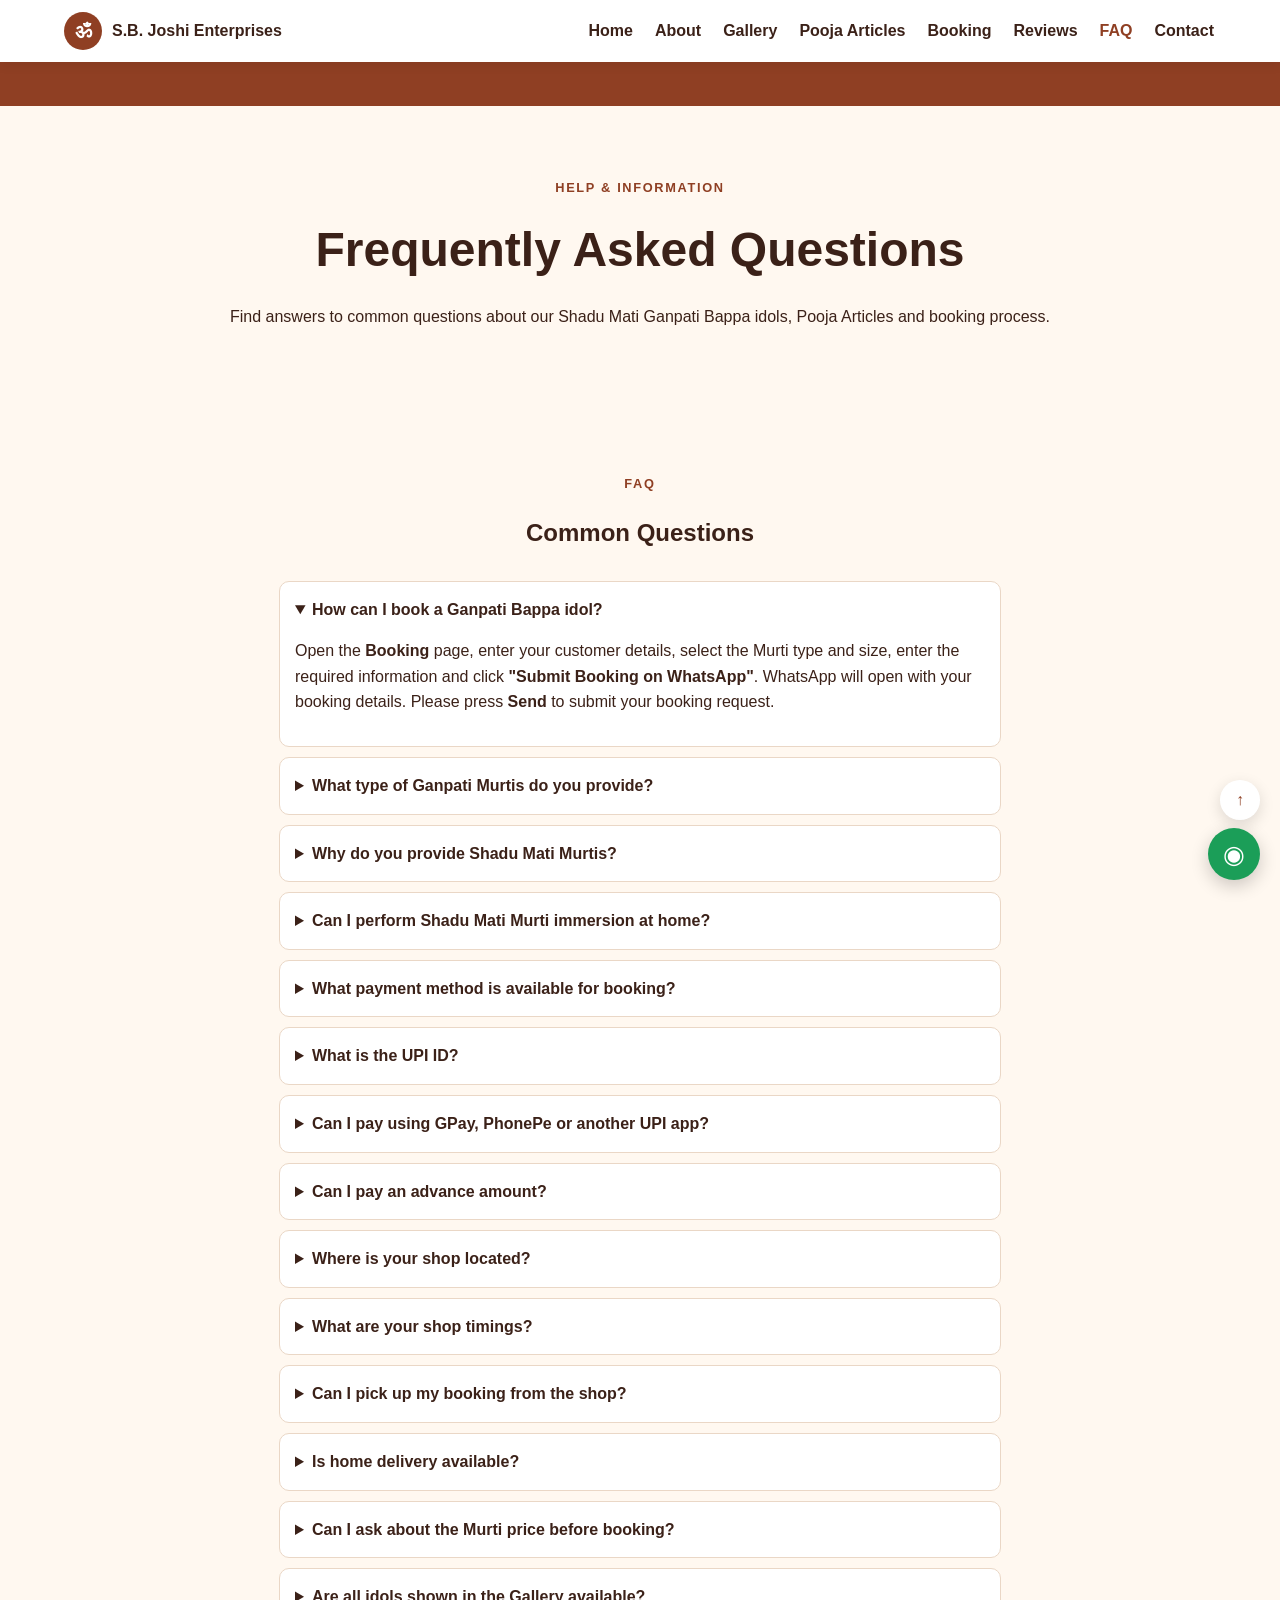
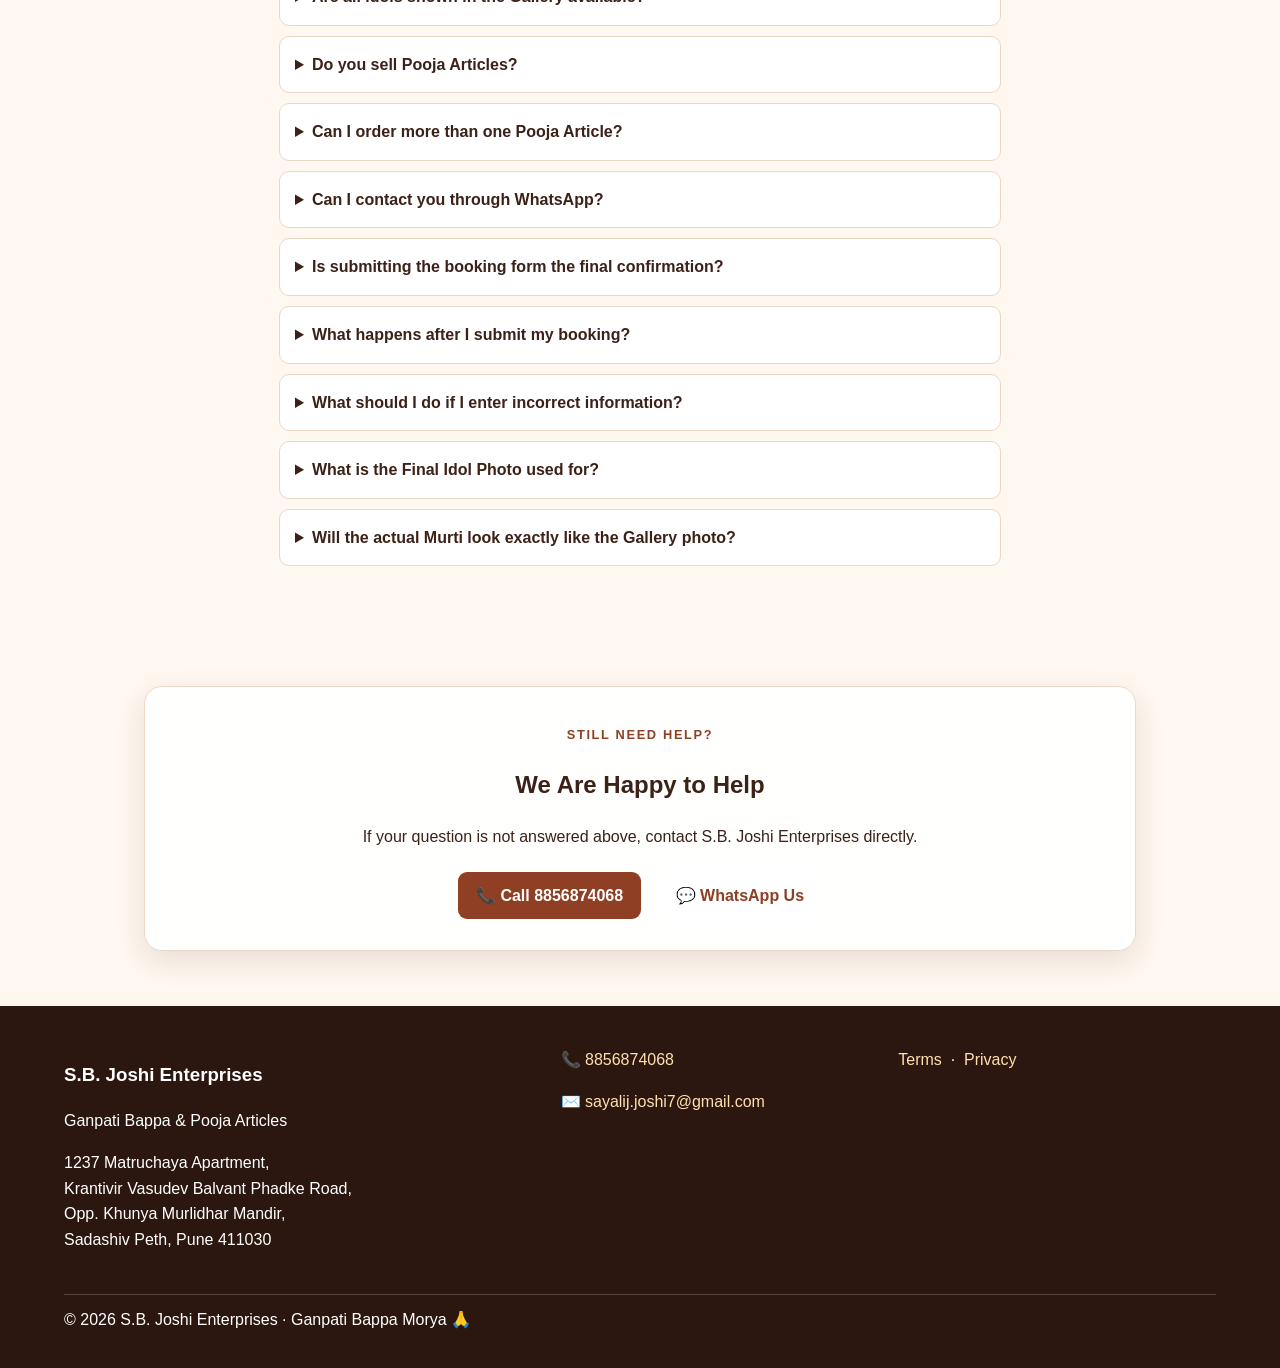
<file: faq.html>
<!doctype html>
<html lang="en">

<head>

<meta charset="utf-8">

<meta name="viewport"
content="width=device-width,initial-scale=1">

<meta name="description"
content="Frequently asked questions about Shadu Mati Ganpati Bappa idols, Pooja Articles, booking, payment and pickup from S.B. Joshi Enterprises, Sadashiv Peth, Pune.">

<title>
FAQ | S.B. Joshi Enterprises
</title>

<link rel="stylesheet" href="css/style.css">

<script defer src="js/script.js"></script>

</head>


<body>


<!-- =====================================================
     COMMON HEADER
===================================================== -->

<header class="site-header">

<a class="brand" href="index.html">

<span class="brand-mark">ॐ</span>

<span>
S.B. Joshi Enterprises
</span>

</a>


<button
class="menu-toggle"
type="button"
aria-label="Open menu"
aria-expanded="false">

☰

</button>


<nav class="site-nav">

<a href="index.html">
Home
</a>

<a href="about.html">
About
</a>

<a href="gallery.html">
Gallery
</a>

<a href="price.html">
Pooja Articles
</a>

<a href="booking.html">
Booking
</a>

<a href="reviews.html">
Reviews
</a>

<a href="faq.html"
class="active">
FAQ
</a>

<a href="contact.html">
Contact
</a>

</nav>

</header>


<!-- =====================================================
     COMMON MOVING MARQUEE
===================================================== -->

<div class="marquee">

<div class="marquee-track">

🙏 गणपती बाप्पा मोरया! •
Welcome to S.B. Joshi Enterprises •
Shadu Mati Ganpati Murti Booking •
Pooja Articles Available •
Shop Timing: 11:00 AM–1:00 PM | 4:00 PM–9:00 PM •
Booking &amp; Enquiries: 8856874068 •
🙏 शुभ मंगलमूर्ती 🙏

</div>

</div>



<!-- =====================================================
     PAGE HERO
===================================================== -->

<section class="page-hero">

<p class="eyebrow">
Help &amp; Information
</p>

<h1>
Frequently Asked Questions
</h1>

<p>
Find answers to common questions about our Shadu Mati
Ganpati Bappa idols, Pooja Articles and booking process.
</p>

</section>



<!-- =====================================================
     FAQ
===================================================== -->

<section class="section narrow">

<div class="section-heading">

<p class="eyebrow">
FAQ
</p>

<h2>
Common Questions
</h2>

</div>



<!-- QUESTION 1 -->

<details open>

<summary>
How can I book a Ganpati Bappa idol?
</summary>

<p>

Open the <strong>Booking</strong> page, enter your
customer details, select the Murti type and size,
enter the required information and click
<strong>"Submit Booking on WhatsApp"</strong>.

WhatsApp will open with your booking details.
Please press <strong>Send</strong> to submit your
booking request.

</p>

</details>



<!-- QUESTION 2 -->

<details>

<summary>
What type of Ganpati Murtis do you provide?
</summary>

<p>

At <strong>S.B. Joshi Enterprises</strong>, we provide
<strong>only Shadu Mati Ganpati Murtis</strong>.

Our idols are made using good-quality natural
Shadu Mati (natural clay), keeping tradition,
quality and care for nature in mind.

</p>

</details>



<!-- QUESTION 3 -->

<details>

<summary>
Why do you provide Shadu Mati Murtis?
</summary>

<p>

Shadu Mati is a traditional natural clay material.
We choose Shadu Mati because we believe Ganpati
Bappa celebration and care for nature can go together.

A suitable home immersion can also allow the clay
to settle and dissolve naturally.

</p>

</details>



<!-- QUESTION 4 -->

<details>

<summary>
Can I perform Shadu Mati Murti immersion at home?
</summary>

<p>

Yes. A Shadu Mati Murti can be immersed at home
in a suitable container.

After the immersion, allow the clay to settle
and dissolve naturally. The collected clay can
then be appropriately mixed with soil and used
around your plants or trees.

</p>

<p>

<strong>
🙏 Bring Bappa Home with Bhakti,
Immerse Bappa with Care,
and Return the Mati to Nature.
</strong>

</p>

</details>



<!-- QUESTION 5 -->

<details>

<summary>
What payment method is available for booking?
</summary>

<p>

The current booking form provides:

<strong>Online Payment / UPI</strong>

Please make payment only after your booking details
and final amount are confirmed by
S.B. Joshi Enterprises.

</p>

</details>



<!-- QUESTION 6 -->

<details>

<summary>
What is the UPI ID?
</summary>

<p>
Our displayed UPI ID is:
</p>

<p>

<strong>
8856874068@okbizaxis
</strong>

</p>

<p>

Please verify the payment details shown on the website
before making any payment.

</p>

</details>



<!-- QUESTION 7 -->

<details>

<summary>
Can I pay using GPay, PhonePe or another UPI app?
</summary>

<p>

Yes. You can use a supported UPI application to
make the online payment using the displayed QR code
or UPI ID.

</p>

<p>

Available UPI applications may include
<strong>GPay, PhonePe, Paytm</strong> and other
supported UPI apps.

</p>

</details>



<!-- QUESTION 8 -->

<details>

<summary>
Can I pay an advance amount?
</summary>

<p>

Yes. The booking form includes an
<strong>Advance Amount</strong> field.

The amount paid at the time of booking is treated
as an advance payment.

Please make payment only after your booking details
and final amount have been confirmed.

</p>

</details>



<!-- QUESTION 9 -->

<details>

<summary>
Where is your shop located?
</summary>

<p>
Our shop is located at:
</p>

<p>

<strong>

1237 Matruchaya Apartment,<br>

Krantivir Vasudev Balvant Phadke Road,<br>

Opp. Khunya Murlidhar Mandir,<br>

Sadashiv Peth, Pune 411030

</strong>

</p>


<a
class="btn"
href="contact.html">

📍 View Location

</a>

</details>



<!-- QUESTION 10 -->

<details>

<summary>
What are your shop timings?
</summary>

<p>
Our stated shop timings are:
</p>

<p>

<strong>

Morning: 11:00 AM – 1:00 PM<br>

Evening: 4:00 PM – 9:00 PM

</strong>

</p>

</details>



<!-- QUESTION 11 -->

<details>

<summary>
Can I pick up my booking from the shop?
</summary>

<p>

Yes. The booking form provides
<strong>Pickup From Shop</strong> as a collection option.

Shop pickup is free.

Please wait for booking confirmation before
coming to collect your order.

</p>

</details>



<!-- QUESTION 12 -->

<details>

<summary>
Is home delivery available?
</summary>

<p>

Yes. Home delivery is available on request.

Home delivery is <strong>chargeable</strong> and
the delivery charge depends on the delivery location
and other applicable factors.

</p>

<p>

The delivery charge will be communicated and
confirmed before final booking confirmation.

</p>

</details>



<!-- QUESTION 13 -->

<details>

<summary>
Can I ask about the Murti price before booking?
</summary>

<p>

Yes.

Our prices are kept as
<strong>reasonable and reliable</strong> as possible.

The final price depends on the Murti size,
design and current collection.

Please contact us for the latest price and
availability.

</p>

</details>



<!-- QUESTION 14 -->

<details>

<summary>
Are all idols shown in the Gallery available?
</summary>

<p>

Gallery images are provided for viewing and
reference purposes.

Availability may change as idols are booked.

Please contact us before booking to confirm
that your preferred Ganpati Murti is available.

</p>

</details>



<!-- QUESTION 15 -->

<details>

<summary>
Do you sell Pooja Articles?
</summary>

<p>

Yes.

Our website includes a dedicated
<strong>Pooja Articles</strong> section.

You can view products, available sizes and
price ranges and then use the Pooja Articles
booking form to send your requirement on WhatsApp.

</p>


<a
class="btn"
href="price.html">

🪔 View Pooja Articles

</a>

</details>



<!-- QUESTION 16 -->

<details>

<summary>
Can I order more than one Pooja Article?
</summary>

<p>

Yes.

The Pooja Articles booking form allows you to
select a product, quantity and size.

You can use the
<strong>+ Add Another Product</strong>
button to add additional products to the same
booking request.

</p>

</details>



<!-- QUESTION 17 -->

<details>

<summary>
Can I contact you through WhatsApp?
</summary>

<p>

Yes.

You can contact S.B. Joshi Enterprises directly
through WhatsApp using the WhatsApp button on
the website.

</p>


<a
class="btn"
href="https://wa.me/918856874068"
target="_blank"
rel="noopener">

💬 WhatsApp Us

</a>

</details>



<!-- QUESTION 18 -->

<details>

<summary>
Is submitting the booking form the final confirmation?
</summary>

<p>

No.

Submitting the form sends your booking request
to S.B. Joshi Enterprises through WhatsApp.

Your booking remains pending until the details,
availability and payment are checked and confirmed
manually.

</p>

</details>



<!-- QUESTION 19 -->

<details>

<summary>
What happens after I submit my booking?
</summary>

<p>

After you click the submit button, WhatsApp will
open with your booking details.

Please press <strong>Send</strong> on WhatsApp.

Our team will check your booking details,
availability and payment information and then
contact you for confirmation.

</p>

</details>



<!-- QUESTION 20 -->

<details>

<summary>
What should I do if I enter incorrect information?
</summary>

<p>

Please contact us on WhatsApp or by phone as soon
as possible and provide the correct information.

</p>


<a
class="btn"
href="tel:+918856874068">

📞 Call 8856874068

</a>

</details>



<!-- QUESTION 21 -->

<details>

<summary>
What is the Final Idol Photo used for?
</summary>

<p>

The Final Idol Photo selected in the booking form
is intended only for sending to
<strong>S.B. Joshi Enterprises</strong>.

It is not displayed publicly on the website.

On supported phones, WhatsApp's share screen may
allow the customer to share the photo together
with the booking information.

</p>

</details>



<!-- QUESTION 22 -->

<details>

<summary>
Will the actual Murti look exactly like the Gallery photo?
</summary>

<p>

The colours, shades, decorations and overall
appearance may vary slightly from the photographs.

Variations can occur because of lighting,
photography, device screens and display settings.

Gallery images are therefore provided for
<strong>reference purposes</strong>.

</p>

</details>



</section>



<!-- =====================================================
     STILL HAVE QUESTIONS
===================================================== -->

<section class="section">

<div class="card center">

<p class="eyebrow">
Still Need Help?
</p>

<h2>
We Are Happy to Help
</h2>

<p>

If your question is not answered above,
contact S.B. Joshi Enterprises directly.

</p>


<a
class="btn"
href="tel:+918856874068">

📞 Call 8856874068

</a>


<a
class="btn light"
href="https://wa.me/918856874068"
target="_blank"
rel="noopener">

💬 WhatsApp Us

</a>

</div>

</section>



<!-- =====================================================
     COMMON FOOTER
===================================================== -->

<footer class="site-footer">

<div>

<h3>
S.B. Joshi Enterprises
</h3>

<p>
Ganpati Bappa &amp; Pooja Articles
</p>

<p>

1237 Matruchaya Apartment,<br>
Krantivir Vasudev Balvant Phadke Road,<br>
Opp. Khunya Murlidhar Mandir,<br>
Sadashiv Peth, Pune 411030

</p>

</div>


<div>

<p>

📞

<a href="tel:+918856874068">
8856874068
</a>

</p>


<p>

✉️

<a href="mailto:sayalij.joshi7@gmail.com">
sayalij.joshi7@gmail.com
</a>

</p>

</div>


<div>

<p>

<a href="terms.html">
Terms
</a>

&nbsp;·&nbsp;

<a href="privacy.html">
Privacy
</a>

</p>

</div>


<p class="copyright">

© 2026 S.B. Joshi Enterprises ·
Ganpati Bappa Morya 🙏

</p>

</footer>



<!-- =====================================================
     BACK TO TOP
===================================================== -->

<button
class="top-btn"
type="button"
aria-label="Back to top">

↑

</button>



<!-- =====================================================
     WHATSAPP FLOATING BUTTON
===================================================== -->

<a
class="whatsapp-float"
href="https://wa.me/918856874068"
target="_blank"
rel="noopener"
aria-label="Contact S.B. Joshi Enterprises on WhatsApp">

◉

</a>


</body>

</html>
</file>
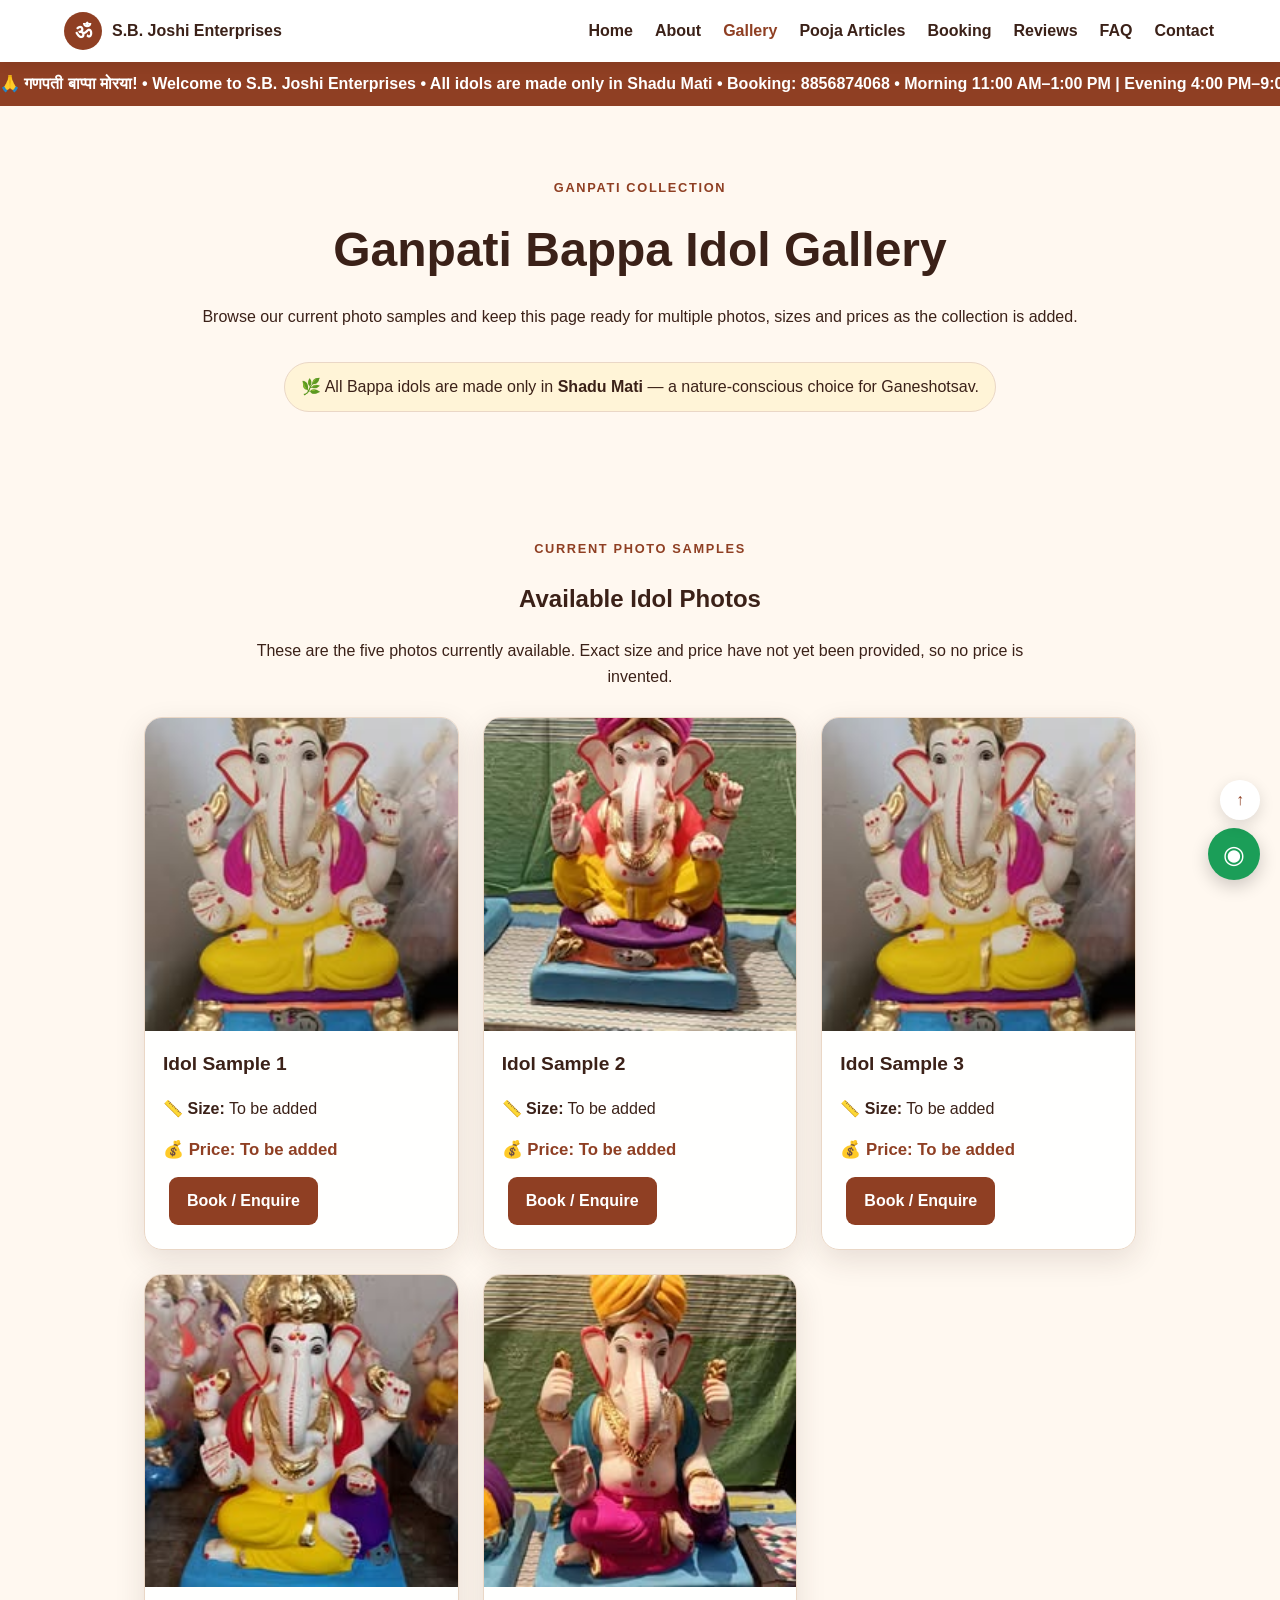
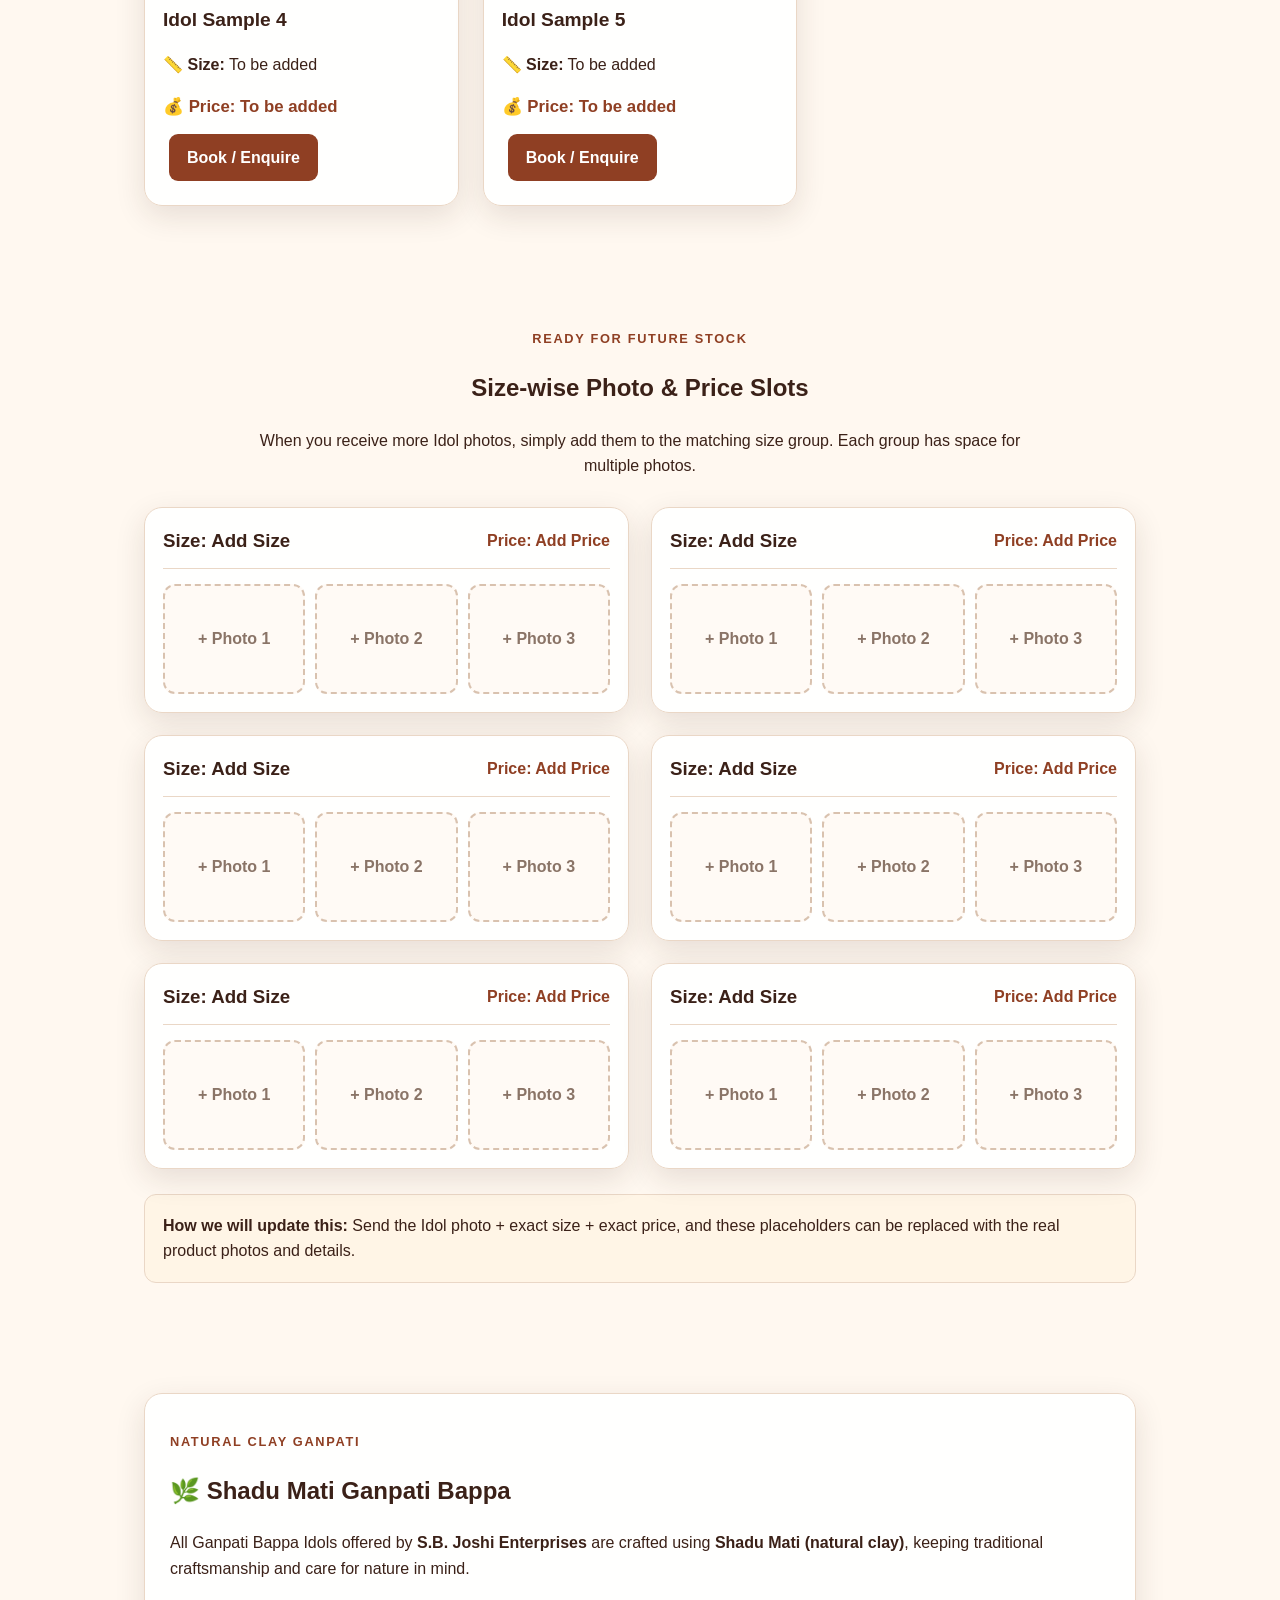
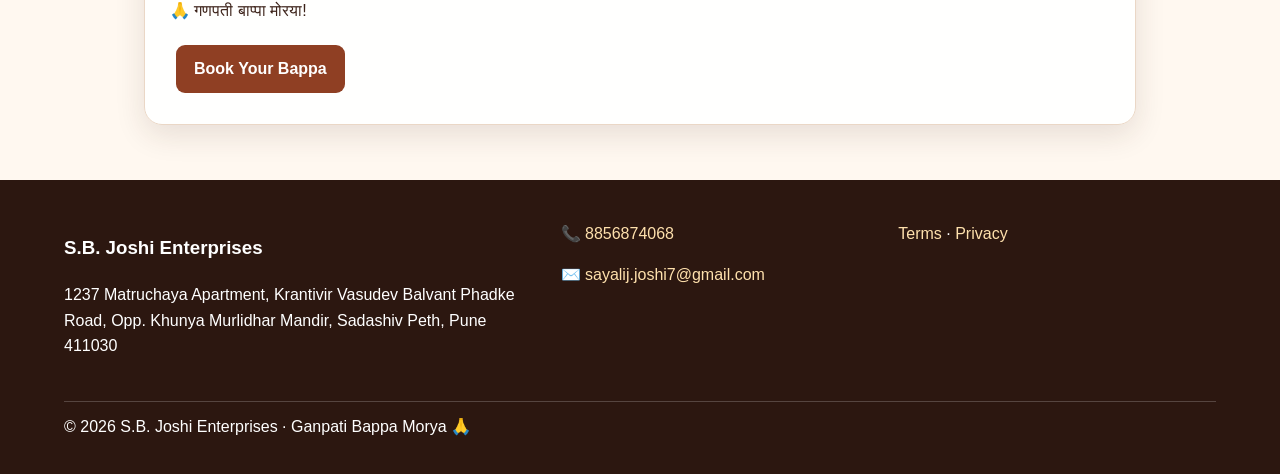
<file: gallery.html>
<!DOCTYPE html>
<html lang="en">

<head>

  <meta charset="UTF-8">

  <meta name="viewport"
        content="width=device-width,initial-scale=1.0">

  <meta name="description"
        content="Ganpati Bappa Idol gallery for S.B. Joshi Enterprises. All idols are made from Shadu Mati (natural clay).">

  <title>
    Gallery | S.B. Joshi Enterprises | Ganpati Idol Booking
  </title>

  <link rel="stylesheet" href="css/style.css">
  <script src="js/script.js" defer></script>

</head>


<body>


<!-- =====================================================
     HEADER
===================================================== -->

<header class="site-header">

  <a class="brand" href="index.html">

    <span class="brand-mark">ॐ</span>

    <span>S.B. Joshi Enterprises</span>

  </a>


  <button
    class="menu-toggle"
    type="button"
    aria-label="Open menu"
    aria-expanded="false">

    ☰

  </button>


  <nav class="site-nav">

    <a href="index.html">
      Home
    </a>

    <a href="about.html">
      About
    </a>

    <a class="active" href="gallery.html">
      Gallery
    </a>

    <a href="price.html">
      Pooja Articles
    </a>

    <a href="booking.html">
      Booking
    </a>

    <a href="reviews.html">
      Reviews
    </a>

    <a href="faq.html">
      FAQ
    </a>

    <a href="contact.html">
      Contact
    </a>

  </nav>

</header>


<!-- =====================================================
     WELCOME MARQUEE
===================================================== -->

<div class="marquee">

  🙏 गणपती बाप्पा मोरया! •

  Welcome to S.B. Joshi Enterprises •

  All idols are made only in Shadu Mati •

  Booking: 8856874068 •

  Morning 11:00 AM–1:00 PM
  | Evening 4:00 PM–9:00 PM

  🙏 शुभ मंगलमूर्ती 🙏

</div>


<main>


<!-- =====================================================
     PAGE HERO
===================================================== -->

<section class="page-hero">

  <p class="eyebrow">
    Ganpati Collection
  </p>

  <h1>
    Ganpati Bappa Idol Gallery
  </h1>

  <p>
    Browse our current photo samples and keep this page
    ready for multiple photos, sizes and prices as the
    collection is added.
  </p>

  <div class="clay-badge">

    🌿 All Bappa idols are made only in
    <strong>Shadu Mati</strong>
    — a nature-conscious choice for Ganeshotsav.

  </div>

</section>


<!-- =====================================================
     CURRENT PHOTO SAMPLES
===================================================== -->

<section class="section">

  <div class="section-heading">

    <p class="eyebrow">
      Current Photo Samples
    </p>

    <h2>
      Available Idol Photos
    </h2>

    <p>
      These are the five photos currently available.
      Exact size and price have not yet been provided,
      so no price is invented.
    </p>

  </div>


  <div class="product-gallery">


    <!-- =================================================
         IDOL 1
    ================================================== -->

    <article class="product-card">

      <img
        src="images/ganpati-1.png"
        alt="Ganpati Bappa Idol sample 1"
        data-lightbox
        data-caption="Ganpati Bappa Idol Sample 1">

      <div class="product-info">

        <h2>
          Idol Sample 1
        </h2>

        <p>
          📏 <strong>Size:</strong>
          To be added
        </p>

        <p class="price-line">
          💰 <strong>Price:</strong>
          To be added
        </p>

        <a
          class="btn"
          href="booking.html">

          Book / Enquire

        </a>

      </div>

    </article>


    <!-- =================================================
         IDOL 2
    ================================================== -->

    <article class="product-card">

      <img
        src="images/ganpati-2.jpg"
        alt="Ganpati Bappa Idol sample 2"
        data-lightbox
        data-caption="Ganpati Bappa Idol Sample 2">

      <div class="product-info">

        <h2>
          Idol Sample 2
        </h2>

        <p>
          📏 <strong>Size:</strong>
          To be added
        </p>

        <p class="price-line">
          💰 <strong>Price:</strong>
          To be added
        </p>

        <a
          class="btn"
          href="booking.html">

          Book / Enquire

        </a>

      </div>

    </article>


    <!-- =================================================
         IDOL 3
    ================================================== -->

    <article class="product-card">

      <img
        src="images/ganpati-3.jpg"
        alt="Ganpati Bappa Idol sample 3"
        data-lightbox
        data-caption="Ganpati Bappa Idol Sample 3">

      <div class="product-info">

        <h2>
          Idol Sample 3
        </h2>

        <p>
          📏 <strong>Size:</strong>
          To be added
        </p>

        <p class="price-line">
          💰 <strong>Price:</strong>
          To be added
        </p>

        <a
          class="btn"
          href="booking.html">

          Book / Enquire

        </a>

      </div>

    </article>


    <!-- =================================================
         IDOL 4
    ================================================== -->

    <article class="product-card">

      <img
        src="images/ganpati-4.jpg"
        alt="Ganpati Bappa Idol sample 4"
        data-lightbox
        data-caption="Ganpati Bappa Idol Sample 4">

      <div class="product-info">

        <h2>
          Idol Sample 4
        </h2>

        <p>
          📏 <strong>Size:</strong>
          To be added
        </p>

        <p class="price-line">
          💰 <strong>Price:</strong>
          To be added
        </p>

        <a
          class="btn"
          href="booking.html">

          Book / Enquire

        </a>

      </div>

    </article>


    <!-- =================================================
         IDOL 5
    ================================================== -->

    <article class="product-card">

      <img
        src="images/ganpati-5.jpg"
        alt="Ganpati Bappa Idol sample 5"
        data-lightbox
        data-caption="Ganpati Bappa Idol Sample 5">

      <div class="product-info">

        <h2>
          Idol Sample 5
        </h2>

        <p>
          📏 <strong>Size:</strong>
          To be added
        </p>

        <p class="price-line">
          💰 <strong>Price:</strong>
          To be added
        </p>

        <a
          class="btn"
          href="booking.html">

          Book / Enquire

        </a>

      </div>

    </article>


  </div>

</section>


<!-- =====================================================
     SIZE-WISE PHOTO & PRICE SLOTS
===================================================== -->

<section class="section">

  <div class="section-heading">

    <p class="eyebrow">
      Ready for Future Stock
    </p>

    <h2>
      Size-wise Photo &amp; Price Slots
    </h2>

    <p>
      When you receive more Idol photos, simply add them
      to the matching size group. Each group has space
      for multiple photos.
    </p>

  </div>


  <div class="size-groups">


    <!-- SIZE GROUP 1 -->

    <article class="size-group">

      <div class="size-head">

        <h3>
          Size: Add Size
        </h3>

        <span>
          Price: Add Price
        </span>

      </div>

      <div class="photo-slots">

        <div class="photo-slot">
          + Photo 1
        </div>

        <div class="photo-slot">
          + Photo 2
        </div>

        <div class="photo-slot">
          + Photo 3
        </div>

      </div>

    </article>


    <!-- SIZE GROUP 2 -->

    <article class="size-group">

      <div class="size-head">

        <h3>
          Size: Add Size
        </h3>

        <span>
          Price: Add Price
        </span>

      </div>

      <div class="photo-slots">

        <div class="photo-slot">
          + Photo 1
        </div>

        <div class="photo-slot">
          + Photo 2
        </div>

        <div class="photo-slot">
          + Photo 3
        </div>

      </div>

    </article>


    <!-- SIZE GROUP 3 -->

    <article class="size-group">

      <div class="size-head">

        <h3>
          Size: Add Size
        </h3>

        <span>
          Price: Add Price
        </span>

      </div>

      <div class="photo-slots">

        <div class="photo-slot">
          + Photo 1
        </div>

        <div class="photo-slot">
          + Photo 2
        </div>

        <div class="photo-slot">
          + Photo 3
        </div>

      </div>

    </article>


    <!-- SIZE GROUP 4 -->

    <article class="size-group">

      <div class="size-head">

        <h3>
          Size: Add Size
        </h3>

        <span>
          Price: Add Price
        </span>

      </div>

      <div class="photo-slots">

        <div class="photo-slot">
          + Photo 1
        </div>

        <div class="photo-slot">
          + Photo 2
        </div>

        <div class="photo-slot">
          + Photo 3
        </div>

      </div>

    </article>


    <!-- SIZE GROUP 5 -->

    <article class="size-group">

      <div class="size-head">

        <h3>
          Size: Add Size
        </h3>

        <span>
          Price: Add Price
        </span>

      </div>

      <div class="photo-slots">

        <div class="photo-slot">
          + Photo 1
        </div>

        <div class="photo-slot">
          + Photo 2
        </div>

        <div class="photo-slot">
          + Photo 3
        </div>

      </div>

    </article>


    <!-- SIZE GROUP 6 -->

    <article class="size-group">

      <div class="size-head">

        <h3>
          Size: Add Size
        </h3>

        <span>
          Price: Add Price
        </span>

      </div>

      <div class="photo-slots">

        <div class="photo-slot">
          + Photo 1
        </div>

        <div class="photo-slot">
          + Photo 2
        </div>

        <div class="photo-slot">
          + Photo 3
        </div>

      </div>

    </article>


  </div>


  <!-- GALLERY NOTE -->

  <div class="gallery-note">

    <strong>
      How we will update this:
    </strong>

    Send the Idol photo + exact size + exact price,
    and these placeholders can be replaced with the real
    product photos and details.

  </div>

</section>


<!-- =====================================================
     SHADU MATI INFORMATION
===================================================== -->

<section class="section">

  <div class="card">

    <p class="eyebrow">
      Natural Clay Ganpati
    </p>

    <h2>
      🌿 Shadu Mati Ganpati Bappa
    </h2>

    <p>

      All Ganpati Bappa Idols offered by
      <strong>S.B. Joshi Enterprises</strong>
      are crafted using
      <strong>Shadu Mati (natural clay)</strong>,
      keeping traditional craftsmanship and care for
      nature in mind.

    </p>

    <p>
      🙏 गणपती बाप्पा मोरया!
    </p>

    <a
      class="btn"
      href="booking.html">

      Book Your Bappa

    </a>

  </div>

</section>


</main>


<!-- =====================================================
     FOOTER
===================================================== -->

<footer class="site-footer">

  <div>

    <h3>
      S.B. Joshi Enterprises
    </h3>

    <p>
      1237 Matruchaya Apartment,
      Krantivir Vasudev Balvant Phadke Road,
      Opp. Khunya Murlidhar Mandir,
      Sadashiv Peth, Pune 411030
    </p>

  </div>


  <div>

    <p>

      📞

      <a href="tel:+91885687068">
        8856874068
      </a>

    </p>

    <p>

      ✉️

      <a href="mailto:sayalij.joshi7@gmail.com">
        sayalij.joshi7@gmail.com
      </a>

    </p>

  </div>


  <div>

    <p>

      <a href="terms.html">
        Terms
      </a>

      ·

      <a href="privacy.html">
        Privacy
      </a>

    </p>

  </div>


  <p class="copyright">

    © 2026 S.B. Joshi Enterprises ·
    Ganpati Bappa Morya 🙏

  </p>

</footer>


<!-- =====================================================
     WHATSAPP
===================================================== -->

<a
  class="whatsapp-float"
  href="https://wa.me/91885687068"
  target="_blank"
  rel="noopener"
  aria-label="WhatsApp">

  ◉

</a>


<!-- =====================================================
     BACK TO TOP
===================================================== -->

<button
  class="top-btn"
  type="button"
  aria-label="Back to top">

  ↑

</button>


</body>

</html>
</file>
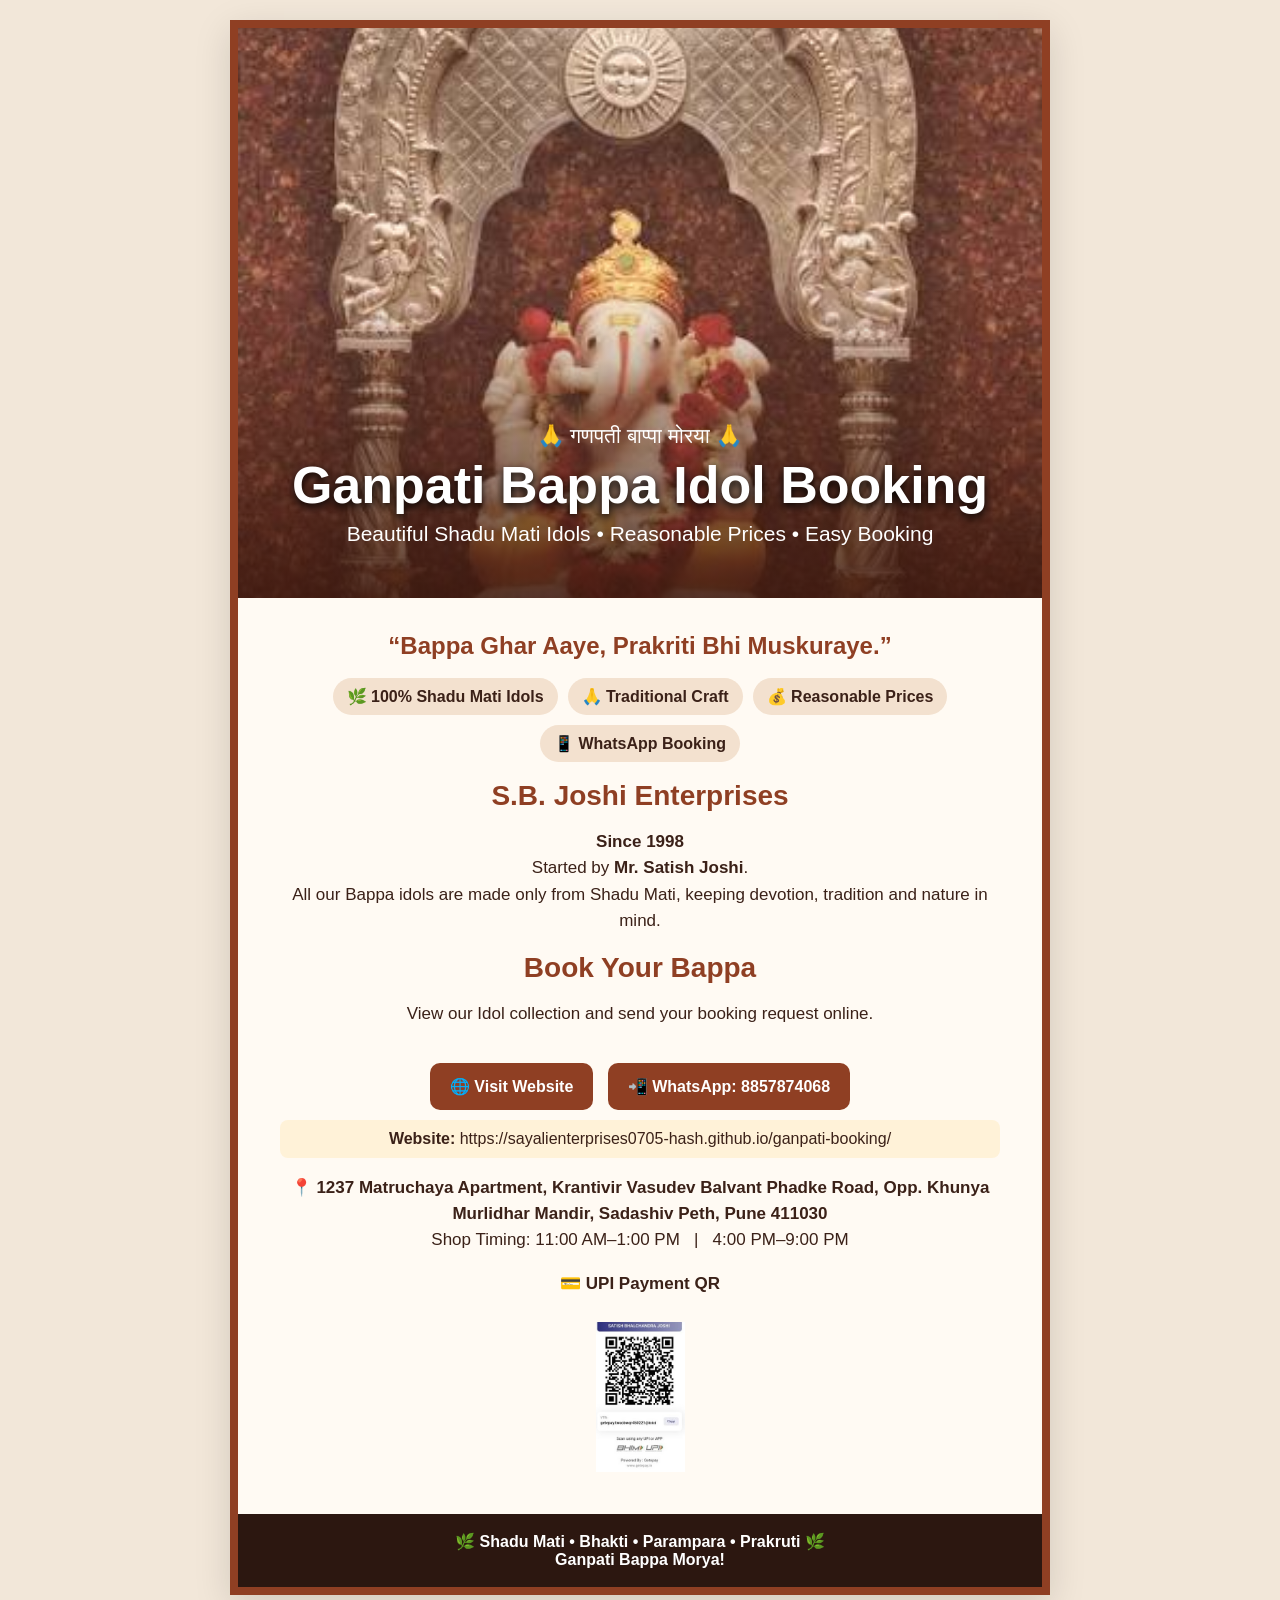
<file: poster.html>
<!doctype html>
<html lang="en">
<head>
<meta charset="utf-8">
<meta name="viewport" content="width=device-width,initial-scale=1">
<title>Ganpati Booking Poster - S.B. Joshi Enterprises | S.B. Joshi Enterprises – Ganpati Idol Booking</title>
<style>
*{box-sizing:border-box}body{margin:0;background:#f2e7d9;font-family:Arial,sans-serif;color:#3b2118}
.poster{max-width:820px;min-height:1160px;margin:20px auto;background:#fffaf3;position:relative;overflow:hidden;border:8px solid #8f3f23;box-shadow:0 10px 35px #0002}
.hero{height:570px;background:linear-gradient(180deg,#0000 45%,#3b170ddd),url("images/bappa-bg.jpg") center/cover;display:flex;align-items:flex-end;justify-content:center;text-align:center;color:white;padding:45px 25px}
.hero h1{font-size:52px;margin:5px 0;text-shadow:0 3px 8px #000}
.hero p{font-size:21px;margin:7px 0}
.content{padding:30px 42px;text-align:center}
.slogan{font-size:24px;font-weight:800;color:#8f3f23;margin:4px 0 18px}
.badges{display:flex;gap:10px;justify-content:center;flex-wrap:wrap}
.badge{padding:9px 14px;border-radius:20px;background:#f3e1cf;font-weight:700}
h2{font-size:28px;margin:18px 0 8px;color:#8f3f23}
.info{font-size:17px;line-height:1.55}
.cta{display:inline-block;margin:18px 5px 10px;padding:14px 20px;background:#8f3f23;color:white;border-radius:10px;font-weight:800;text-decoration:none}
.website{font-size:16px;word-break:break-all;background:#fff2d8;padding:10px;border-radius:8px}
.qr{width:150px;height:150px;object-fit:contain;margin:8px auto}
.footer{background:#2c1710;color:white;padding:18px;text-align:center;font-weight:700}
@media print{body{background:white}.poster{margin:0;box-shadow:none;border-width:6px}.cta{color:white}}
</style>
</head>
<body>
<div class="poster">
  <section class="hero">
    <div>
      <p>🙏 गणपती बाप्पा मोरया 🙏</p>
      <h1>Ganpati Bappa Idol Booking</h1>
      <p>Beautiful Shadu Mati Idols • Reasonable Prices • Easy Booking</p>
    </div>
  </section>
  <section class="content">
    <div class="slogan">“Bappa Ghar Aaye, Prakriti Bhi Muskuraye.”</div>
    <div class="badges">
      <span class="badge">🌿 100% Shadu Mati Idols</span>
      <span class="badge">🙏 Traditional Craft</span>
      <span class="badge">💰 Reasonable Prices</span>
      <span class="badge">📱 WhatsApp Booking</span>
    </div>
    <h2>S.B. Joshi Enterprises</h2>
    <p class="info"><strong>Since 1998</strong><br>
    Started by <strong>Mr. Satish Joshi</strong>.<br>
    All our Bappa idols are made only from Shadu Mati, keeping devotion, tradition and nature in mind.</p>
    <h2>Book Your Bappa</h2>
    <p class="info">View our Idol collection and send your booking request online.</p>
    <a class="cta" href="https://sayalienterprises0705-hash.github.io/ganpati-booking/">🌐 Visit Website</a>
    <a class="cta" href="https://wa.me/918857874068">📲 WhatsApp: 8857874068</a>
    <div class="website"><strong>Website:</strong> https://sayalienterprises0705-hash.github.io/ganpati-booking/</div>
    <p class="info"><strong>📍 1237 Matruchaya Apartment, Krantivir Vasudev Balvant Phadke Road, Opp. Khunya Murlidhar Mandir, Sadashiv Peth, Pune 411030</strong><br>Shop Timing: 11:00 AM–1:00 PM &nbsp; | &nbsp; 4:00 PM–9:00 PM</p>
    <p class="info"><strong>💳 UPI Payment QR</strong></p>
    <img class="qr" src="images/payment-qr.png" alt="UPI payment QR">
  </section>
  <div class="footer">🌿 Shadu Mati • Bhakti • Parampara • Prakruti 🌿<br>Ganpati Bappa Morya!</div>
</div>
</body>
</html>
</file>
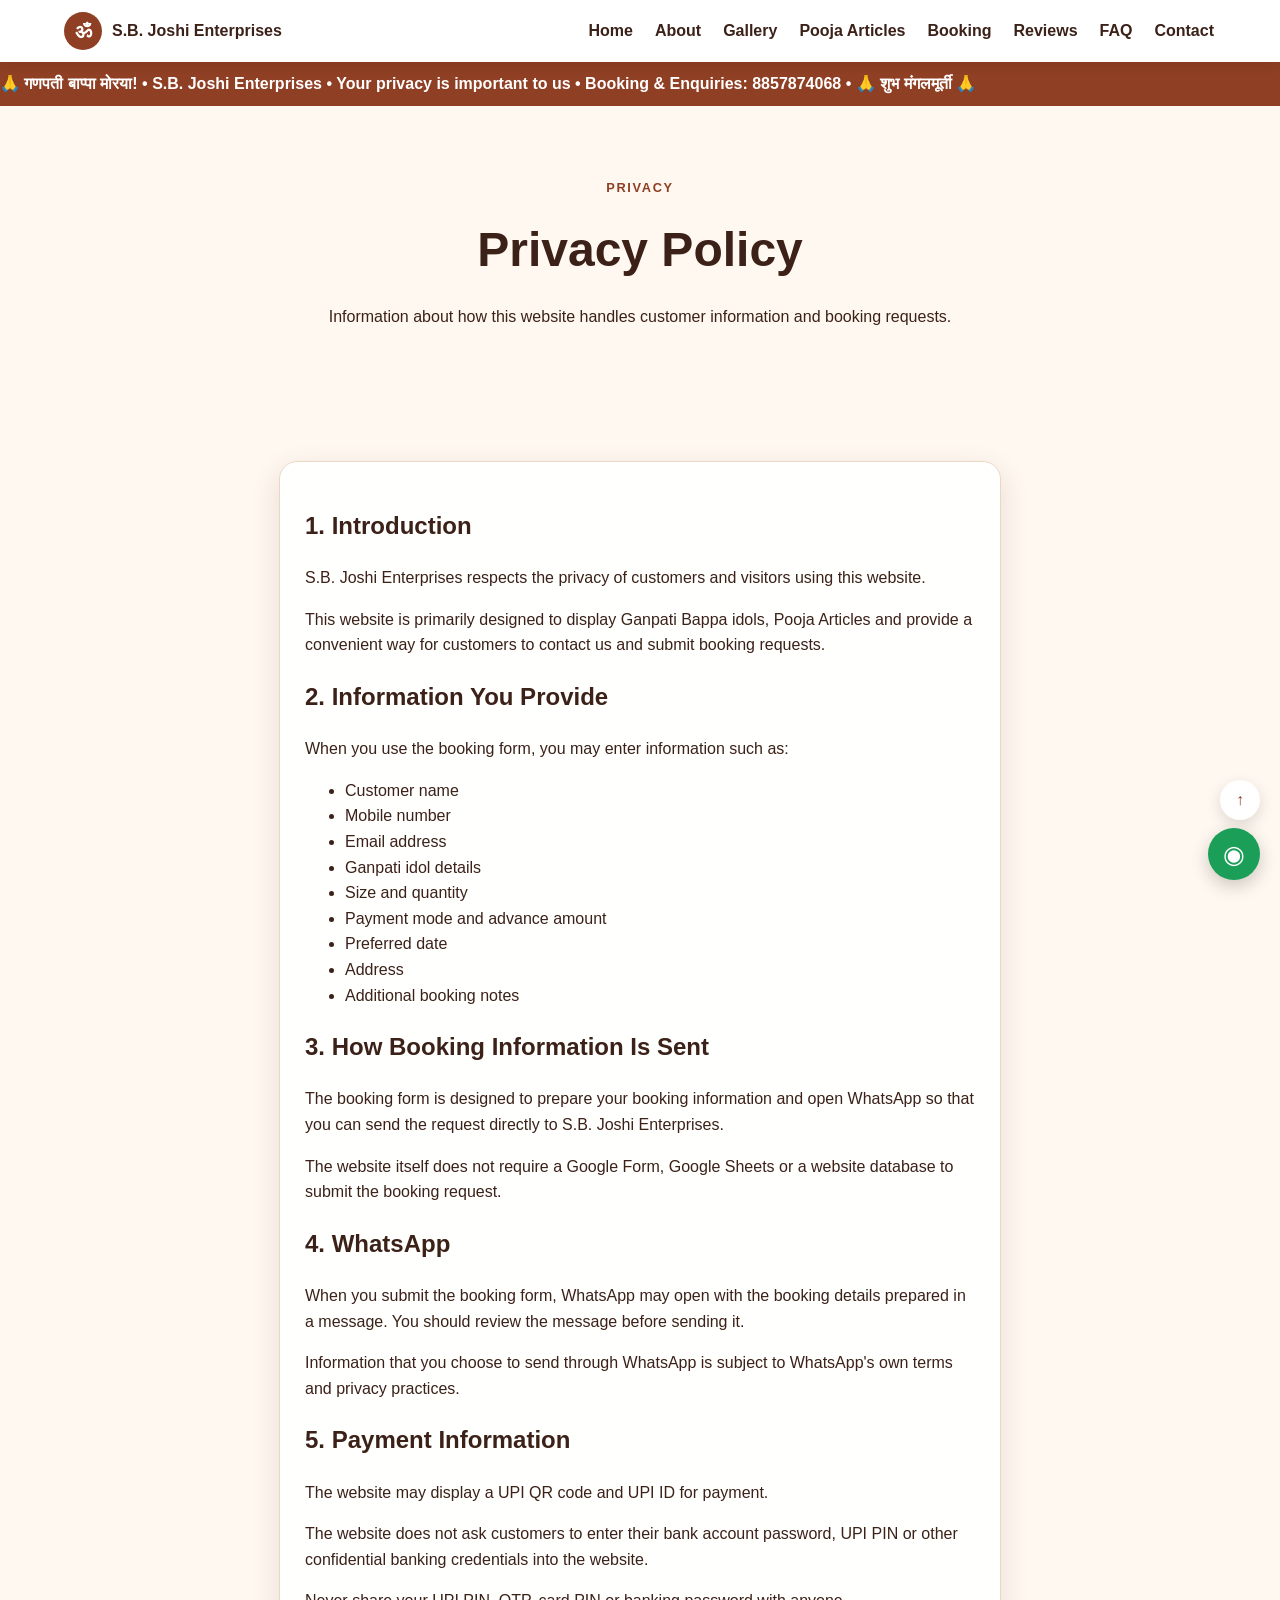
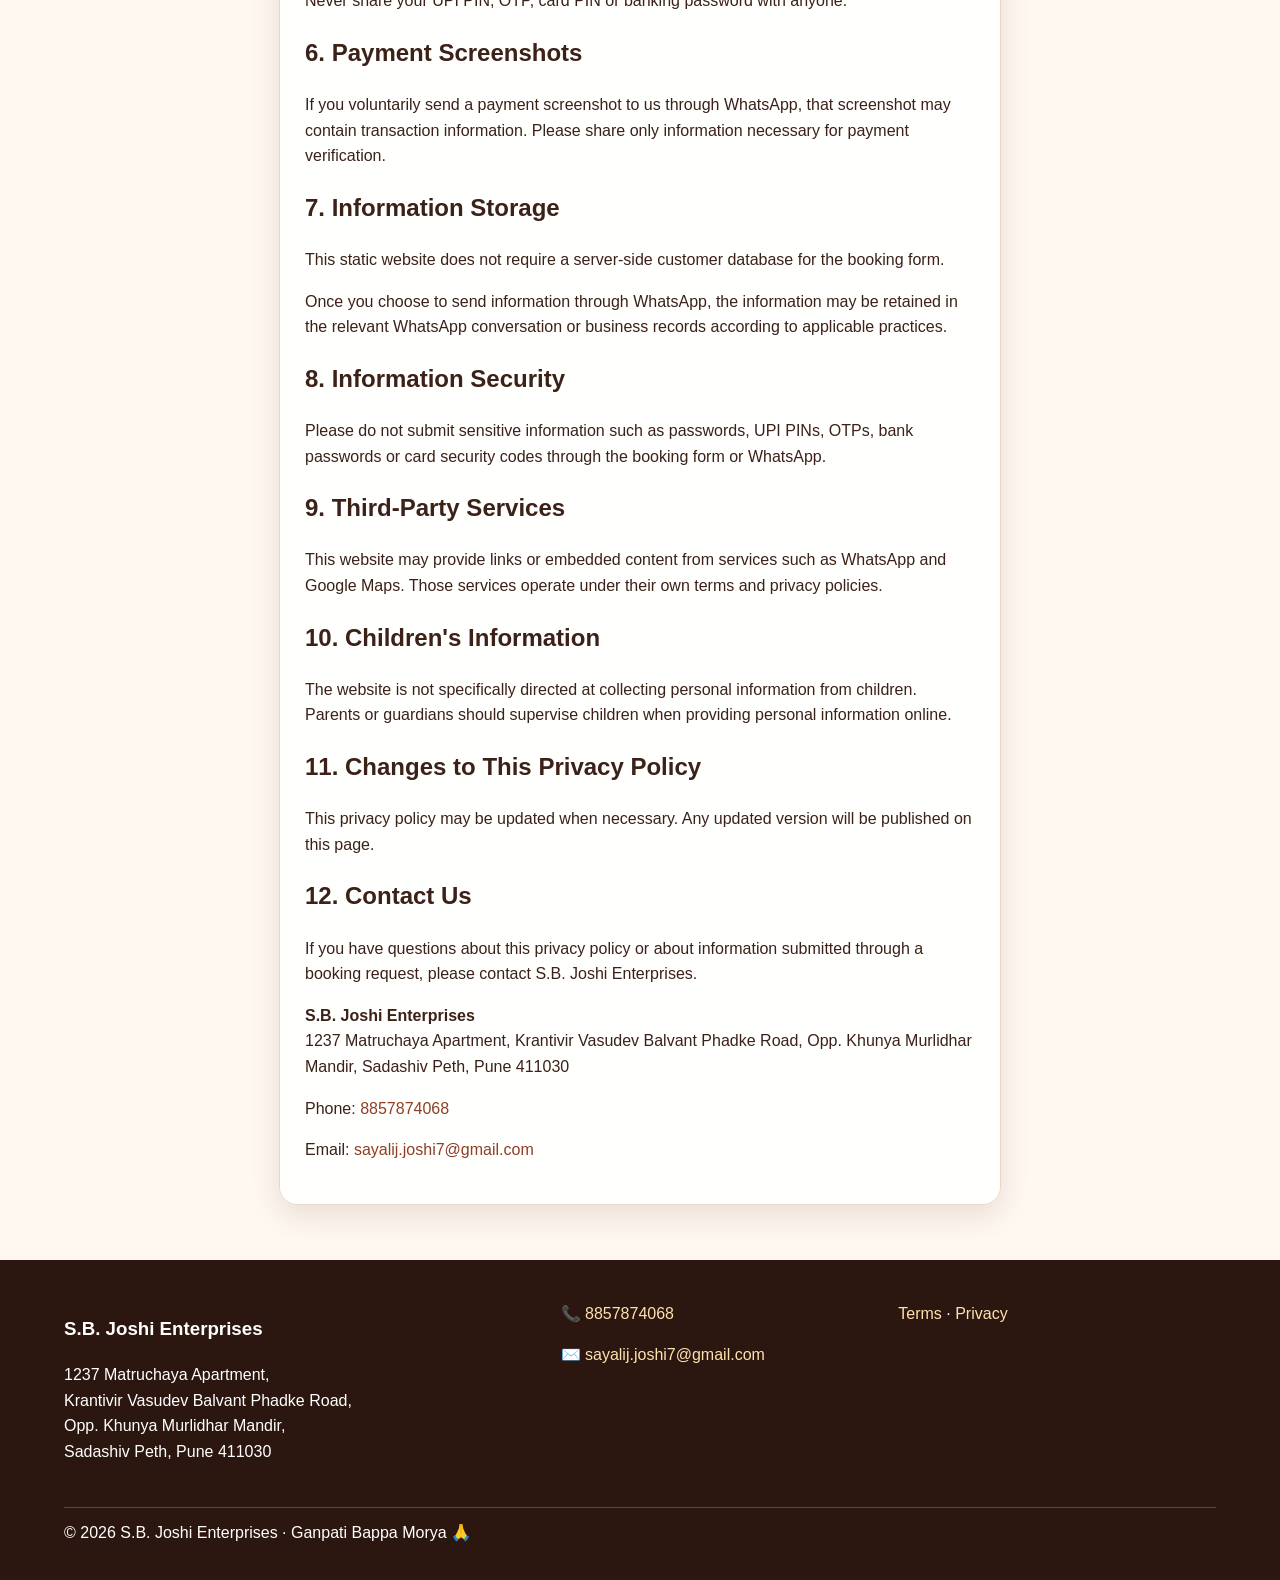
<file: privacy.html>
<!doctype html>
<html lang="en">

<head>

<meta charset="utf-8">

<meta name="viewport"
content="width=device-width,initial-scale=1">

<meta name="description"
content="Privacy information for S.B. Joshi Enterprises Ganpati Bappa Idol and Pooja Articles website.">

<title>
Privacy Policy | S.B. Joshi Enterprises
</title>

<link rel="stylesheet" href="css/style.css">

<script defer src="js/script.js"></script>

</head>


<body>


<!-- =====================================================
     HEADER
===================================================== -->

<header class="site-header">

<a class="brand" href="index.html">

<span class="brand-mark">ॐ</span>

<span>S.B. Joshi Enterprises</span>

</a>


<button
class="menu-toggle"
aria-label="Menu"
aria-expanded="false">

☰

</button>


<nav class="site-nav">

<a href="index.html">
Home
</a>

<a href="about.html">
About
</a>

<a href="gallery.html">
Gallery
</a>

<a href="price.html">
Pooja Articles
</a>

<a href="booking.html">
Booking
</a>

<a href="reviews.html">
Reviews
</a>

<a href="faq.html">
FAQ
</a>

<a href="contact.html">
Contact
</a>

</nav>

</header>



<!-- =====================================================
     WELCOME BAR
===================================================== -->

<div class="marquee">

🙏 गणपती बाप्पा मोरया! •

S.B. Joshi Enterprises •

Your privacy is important to us •

Booking & Enquiries: 8857874068 •

🙏 शुभ मंगलमूर्ती 🙏

</div>



<!-- =====================================================
     PAGE HERO
===================================================== -->

<section class="page-hero">

<p class="eyebrow">
Privacy
</p>

<h1>
Privacy Policy
</h1>

<p>
Information about how this website handles customer
information and booking requests.
</p>

</section>



<!-- =====================================================
     PRIVACY POLICY
===================================================== -->

<section class="section narrow">


<div class="card">


<h2>
1. Introduction
</h2>

<p>
S.B. Joshi Enterprises respects the privacy of customers
and visitors using this website.
</p>

<p>
This website is primarily designed to display Ganpati
Bappa idols, Pooja Articles and provide a convenient
way for customers to contact us and submit booking
requests.
</p>



<h2>
2. Information You Provide
</h2>

<p>
When you use the booking form, you may enter information
such as:
</p>

<ul>

<li>
Customer name
</li>

<li>
Mobile number
</li>

<li>
Email address
</li>

<li>
Ganpati idol details
</li>

<li>
Size and quantity
</li>

<li>
Payment mode and advance amount
</li>

<li>
Preferred date
</li>

<li>
Address
</li>

<li>
Additional booking notes
</li>

</ul>



<h2>
3. How Booking Information Is Sent
</h2>

<p>
The booking form is designed to prepare your booking
information and open WhatsApp so that you can send the
request directly to S.B. Joshi Enterprises.
</p>

<p>
The website itself does not require a Google Form,
Google Sheets or a website database to submit the
booking request.
</p>



<h2>
4. WhatsApp
</h2>

<p>
When you submit the booking form, WhatsApp may open
with the booking details prepared in a message.
You should review the message before sending it.
</p>

<p>
Information that you choose to send through WhatsApp
is subject to WhatsApp's own terms and privacy practices.
</p>



<h2>
5. Payment Information
</h2>

<p>
The website may display a UPI QR code and UPI ID for
payment.
</p>

<p>
The website does not ask customers to enter their
bank account password, UPI PIN or other confidential
banking credentials into the website.
</p>

<p>
Never share your UPI PIN, OTP, card PIN or banking
password with anyone.
</p>



<h2>
6. Payment Screenshots
</h2>

<p>
If you voluntarily send a payment screenshot to us
through WhatsApp, that screenshot may contain
transaction information. Please share only information
necessary for payment verification.
</p>



<h2>
7. Information Storage
</h2>

<p>
This static website does not require a server-side
customer database for the booking form.
</p>

<p>
Once you choose to send information through WhatsApp,
the information may be retained in the relevant
WhatsApp conversation or business records according
to applicable practices.
</p>



<h2>
8. Information Security
</h2>

<p>
Please do not submit sensitive information such as
passwords, UPI PINs, OTPs, bank passwords or card
security codes through the booking form or WhatsApp.
</p>



<h2>
9. Third-Party Services
</h2>

<p>
This website may provide links or embedded content
from services such as WhatsApp and Google Maps.
Those services operate under their own terms and
privacy policies.
</p>



<h2>
10. Children's Information
</h2>

<p>
The website is not specifically directed at collecting
personal information from children.
Parents or guardians should supervise children when
providing personal information online.
</p>



<h2>
11. Changes to This Privacy Policy
</h2>

<p>
This privacy policy may be updated when necessary.
Any updated version will be published on this page.
</p>



<h2>
12. Contact Us
</h2>

<p>
If you have questions about this privacy policy or
about information submitted through a booking request,
please contact S.B. Joshi Enterprises.
</p>

<p>

<strong>
S.B. Joshi Enterprises
</strong>
<br>

1237 Matruchaya Apartment,
Krantivir Vasudev Balvant Phadke Road,
Opp. Khunya Murlidhar Mandir,
Sadashiv Peth, Pune 411030

</p>

<p>

Phone:
<a href="tel:+918857874068">
8857874068
</a>

</p>

<p>

Email:
<a href="mailto:sayalij.joshi7@gmail.com">
sayalij.joshi7@gmail.com
</a>

</p>


</div>

</section>



<!-- =====================================================
     FOOTER
===================================================== -->

<footer class="site-footer">


<div>

<h3>
S.B. Joshi Enterprises
</h3>

<p>
1237 Matruchaya Apartment,<br>
Krantivir Vasudev Balvant Phadke Road,<br>
Opp. Khunya Murlidhar Mandir,<br>
Sadashiv Peth, Pune 411030
</p>

</div>


<div>

<p>
📞
<a href="tel:+918857874068">
8857874068
</a>
</p>

<p>
✉️
<a href="mailto:sayalij.joshi7@gmail.com">
sayalij.joshi7@gmail.com
</a>
</p>

</div>


<div>

<p>

<a href="terms.html">
Terms
</a>

·

<a href="privacy.html"
class="active">
Privacy
</a>

</p>

</div>


<p class="copyright">

© 2026 S.B. Joshi Enterprises ·
Ganpati Bappa Morya 🙏

</p>


</footer>



<!-- =====================================================
     BACK TO TOP
===================================================== -->

<button
class="top-btn"
aria-label="Back to top">

↑

</button>



<!-- =====================================================
     WHATSAPP
===================================================== -->

<a
class="wa"
href="https://wa.me/918857874068"
target="_blank"
rel="noopener"
aria-label="Contact us on WhatsApp">

◉

</a>


</body>

</html>
</file>
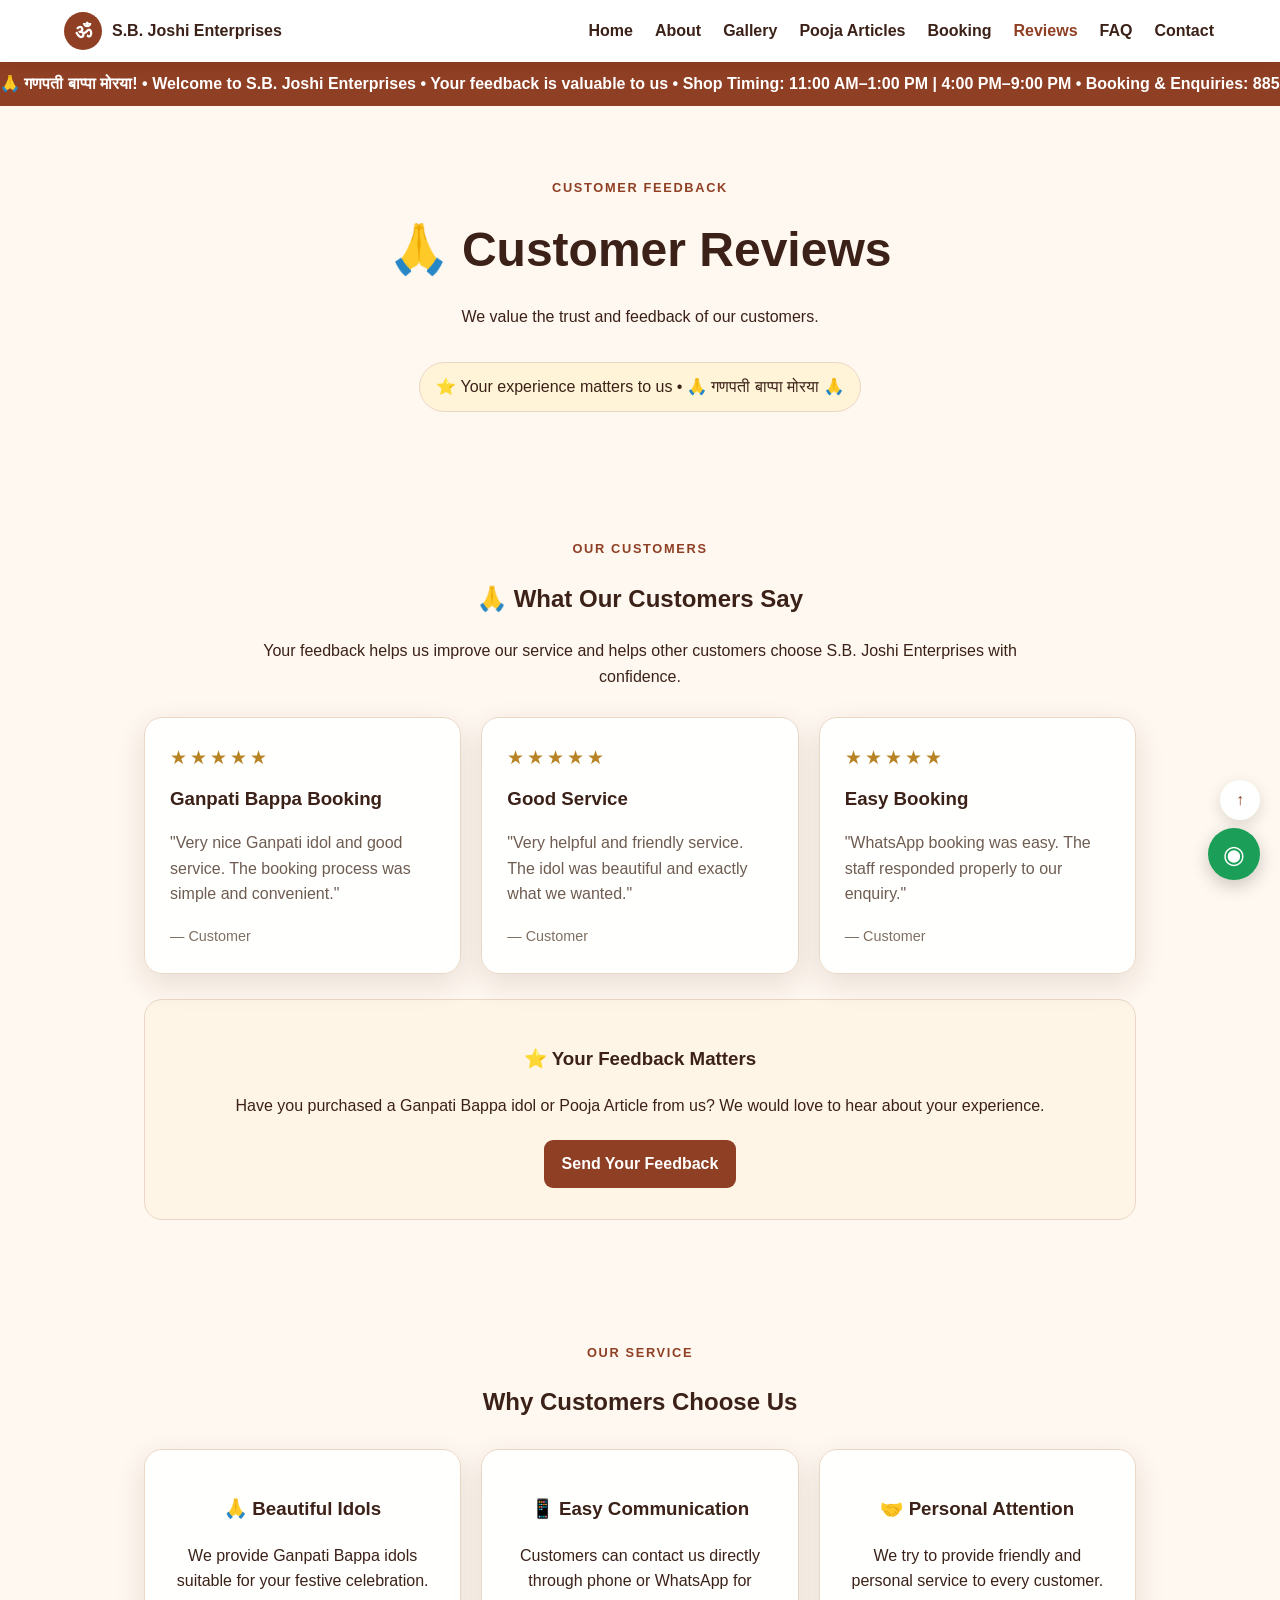
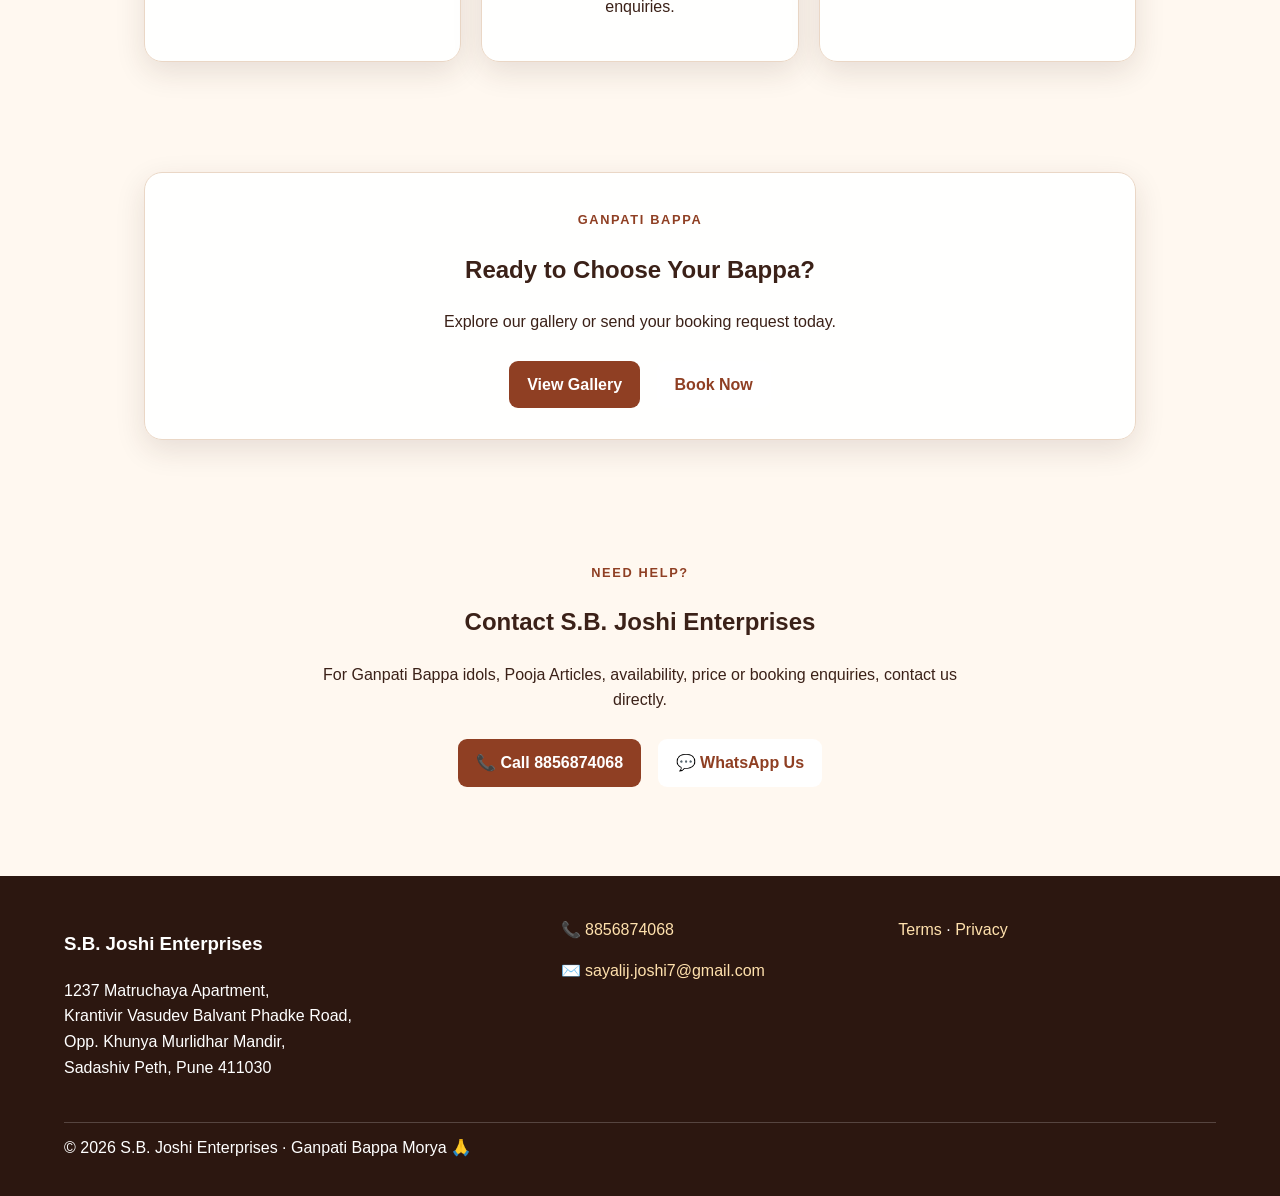
<file: reviews.html>
<!doctype html>
<html lang="en">

<head>

<meta charset="utf-8">

<meta name="viewport"
      content="width=device-width,initial-scale=1">

<meta name="description"
      content="Customer reviews for S.B. Joshi Enterprises – Ganpati Bappa Idols and Pooja Articles, Sadashiv Peth, Pune.">

<title>
Reviews | S.B. Joshi Enterprises
</title>

<link rel="stylesheet" href="css/style.css">

<script defer src="js/script.js"></script>

</head>


<body>


<!-- =====================================================
     HEADER
===================================================== -->

<header class="site-header">

<a class="brand" href="index.html">

<span class="brand-mark">ॐ</span>

<span>
S.B. Joshi Enterprises
</span>

</a>


<button
class="menu-toggle"
type="button"
aria-label="Menu"
aria-expanded="false">

☰

</button>


<nav class="site-nav">

<a href="index.html">
Home
</a>

<a href="about.html">
About
</a>

<a href="gallery.html">
Gallery
</a>

<a href="price.html">
Pooja Articles
</a>

<a href="booking.html">
Booking
</a>

<a href="reviews.html"
   class="active">
Reviews
</a>

<a href="faq.html">
FAQ
</a>

<a href="contact.html">
Contact
</a>

</nav>

</header>



<!-- =====================================================
     WELCOME BAR
===================================================== -->

<div class="marquee">

🙏 गणपती बाप्पा मोरया! •

Welcome to S.B. Joshi Enterprises •

Your feedback is valuable to us •

Shop Timing:
11:00 AM–1:00 PM |
4:00 PM–9:00 PM •

Booking & Enquiries:
8856874068 •

🙏 शुभ मंगलमूर्ती 🙏

</div>



<!-- =====================================================
     PAGE HERO
===================================================== -->

<section class="page-hero">

<p class="eyebrow">
Customer Feedback
</p>


<h1>
🙏 Customer Reviews
</h1>


<p>
We value the trust and feedback of our customers.
</p>


<div class="clay-badge">

⭐ Your experience matters to us •

🙏 गणपती बाप्पा मोरया 🙏

</div>

</section>



<!-- =====================================================
     REVIEWS
===================================================== -->

<section class="section">

<div class="section-heading">

<p class="eyebrow">
Our Customers
</p>


<h2>
🙏 What Our Customers Say
</h2>


<p>

Your feedback helps us improve our service and helps
other customers choose S.B. Joshi Enterprises with
confidence.

</p>

</div>



<div class="review-grid">


<!-- =================================================
     REVIEW 1
================================================== -->

<article class="review-card">

<div class="stars">
★★★★★
</div>


<h3>
Ganpati Bappa Booking
</h3>


<p class="review-placeholder">

"Very nice Ganpati idol and good service.
The booking process was simple and convenient."

</p>


<span>
— Customer
</span>

</article>



<!-- =================================================
     REVIEW 2
================================================== -->

<article class="review-card">

<div class="stars">
★★★★★
</div>


<h3>
Good Service
</h3>


<p class="review-placeholder">

"Very helpful and friendly service.
The idol was beautiful and exactly what we wanted."

</p>


<span>
— Customer
</span>

</article>



<!-- =================================================
     REVIEW 3
================================================== -->

<article class="review-card">

<div class="stars">
★★★★★
</div>


<h3>
Easy Booking
</h3>


<p class="review-placeholder">

"WhatsApp booking was easy.
The staff responded properly to our enquiry."

</p>


<span>
— Customer
</span>

</article>


</div>



<!-- =====================================================
     REVIEW NOTE
===================================================== -->

<div class="review-note">

<h3>
⭐ Your Feedback Matters
</h3>


<p>

Have you purchased a Ganpati Bappa idol or Pooja Article
from us? We would love to hear about your experience.

</p>


<a
class="btn"
href="https://wa.me/91885687068?text=Hello%20S.B.%20Joshi%20Enterprises%2C%20I%20would%20like%20to%20share%20my%20feedback."
target="_blank"
rel="noopener">

Send Your Feedback

</a>

</div>

</section>



<!-- =====================================================
     WHY CUSTOMERS CHOOSE US
===================================================== -->

<section class="section">

<div class="section-heading">

<p class="eyebrow">
Our Service
</p>


<h2>
Why Customers Choose Us
</h2>

</div>


<div class="cards">


<div class="card center">

<h3>
🙏 Beautiful Idols
</h3>


<p>

We provide Ganpati Bappa idols suitable
for your festive celebration.

</p>

</div>



<div class="card center">

<h3>
📱 Easy Communication
</h3>


<p>

Customers can contact us directly through
phone or WhatsApp for enquiries.

</p>

</div>



<div class="card center">

<h3>
🤝 Personal Attention
</h3>


<p>

We try to provide friendly and personal
service to every customer.

</p>

</div>


</div>

</section>



<!-- =====================================================
     CALL TO ACTION
===================================================== -->

<section class="section">

<div class="card center">

<p class="eyebrow">
Ganpati Bappa
</p>


<h2>
Ready to Choose Your Bappa?
</h2>


<p>

Explore our gallery or send your booking
request today.

</p>


<div class="hero-actions">

<a
class="btn"
href="gallery.html">

View Gallery

</a>


<a
class="btn light"
href="booking.html">

Book Now

</a>

</div>

</div>

</section>



<!-- =====================================================
     CONTACT CTA
===================================================== -->

<section class="section section-heading">

<p class="eyebrow">
Need Help?
</p>


<h2>
Contact S.B. Joshi Enterprises
</h2>


<p>

For Ganpati Bappa idols, Pooja Articles,
availability, price or booking enquiries,
contact us directly.

</p>


<div class="hero-actions">


<a
class="btn"
href="tel:+91885687068">

📞 Call 8856874068

</a>


<a
class="btn light"
href="https://wa.me/91885687068"
target="_blank"
rel="noopener">

💬 WhatsApp Us

</a>


</div>

</section>



<!-- =====================================================
     FOOTER
===================================================== -->

<footer class="site-footer">


<div>

<h3>
S.B. Joshi Enterprises
</h3>


<p>

1237 Matruchaya Apartment,<br>
Krantivir Vasudev Balvant Phadke Road,<br>
Opp. Khunya Murlidhar Mandir,<br>
Sadashiv Peth, Pune 411030

</p>

</div>



<div>

<p>

📞

<a href="tel:+91885687068">
8856874068
</a>

</p>


<p>

✉️

<a href="mailto:sayalij.joshi7@gmail.com">
sayalij.joshi7@gmail.com
</a>

</p>

</div>



<div>

<p>

<a href="terms.html">
Terms
</a>

·

<a href="privacy.html">
Privacy
</a>

</p>

</div>


<p class="copyright">

© 2026 S.B. Joshi Enterprises ·
Ganpati Bappa Morya 🙏

</p>


</footer>



<!-- =====================================================
     BACK TO TOP
===================================================== -->

<button
class="top-btn"
type="button"
aria-label="Back to top">

↑

</button>



<!-- =====================================================
     WHATSAPP FLOATING BUTTON
===================================================== -->

<a
class="wa"
href="https://wa.me/91885687068"
target="_blank"
rel="noopener"
aria-label="Contact S.B. Joshi Enterprises on WhatsApp">

◉

</a>


</body>

</html>
</file>
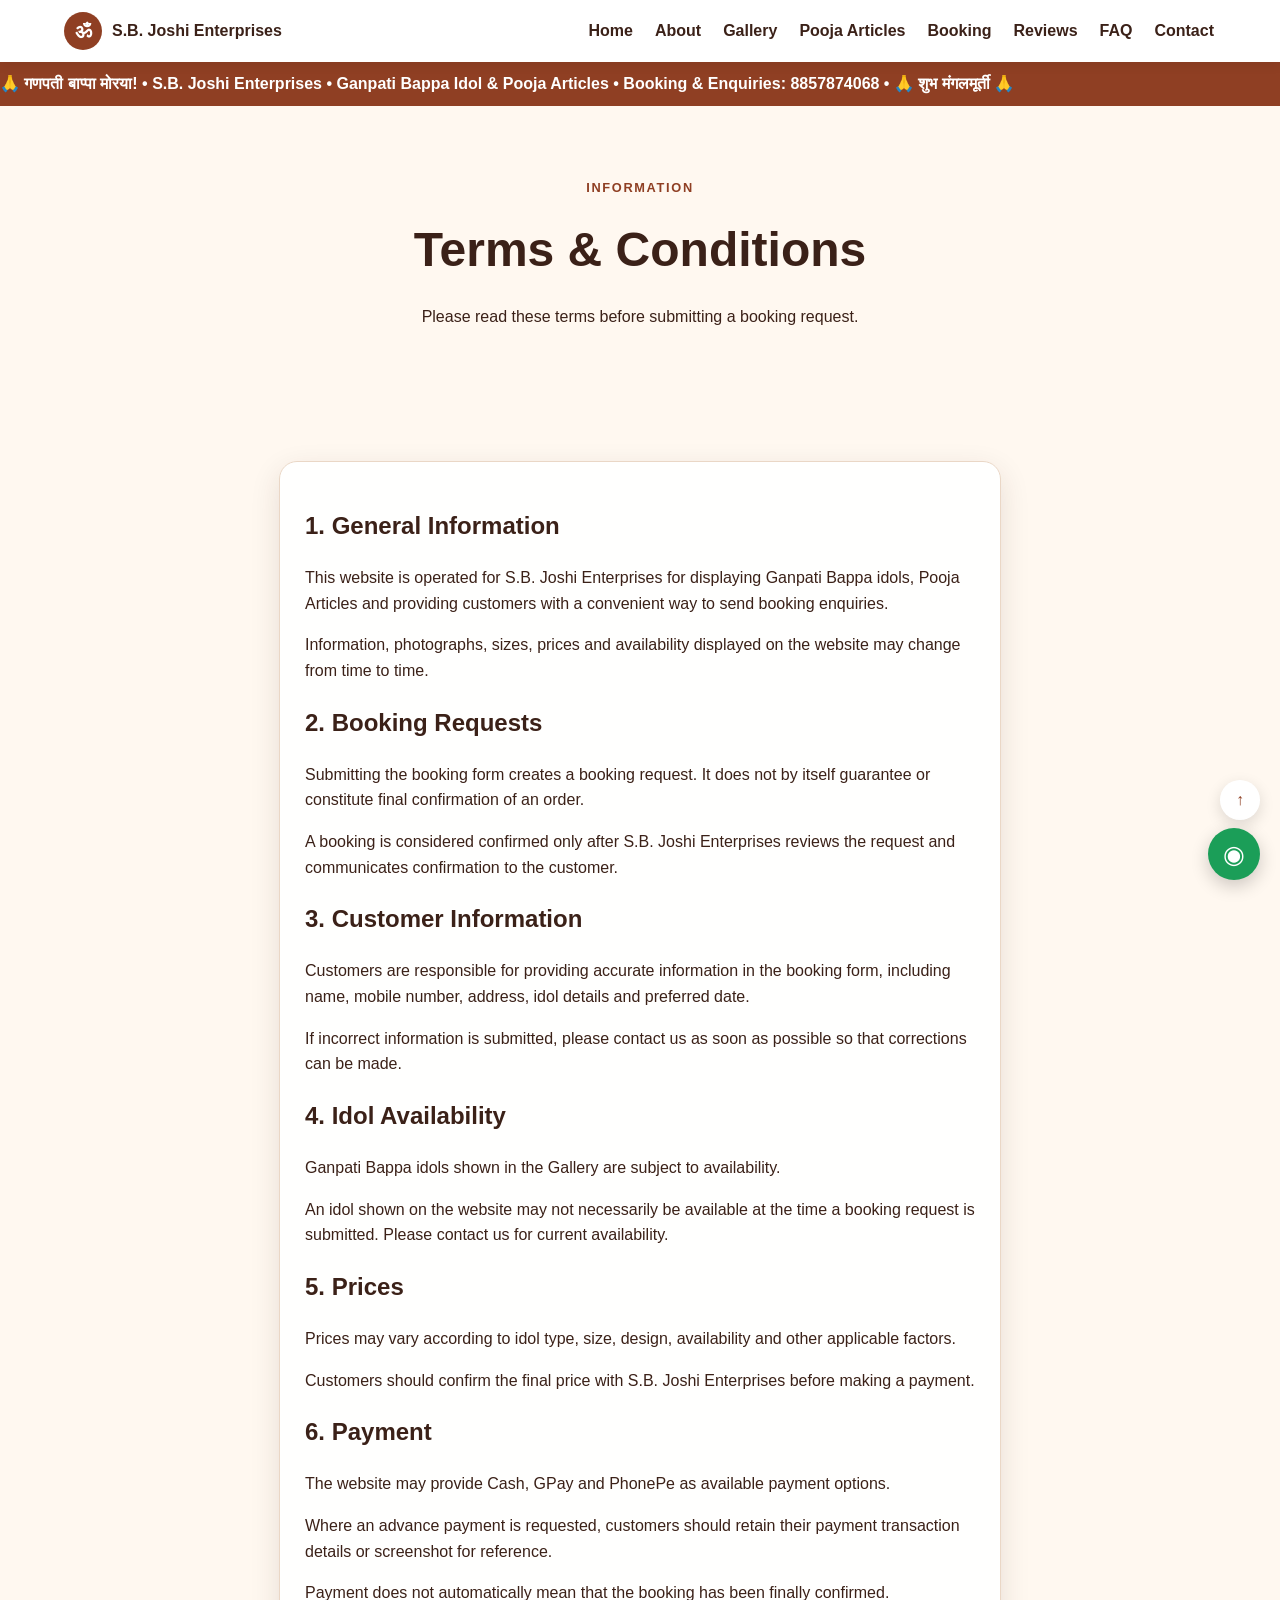
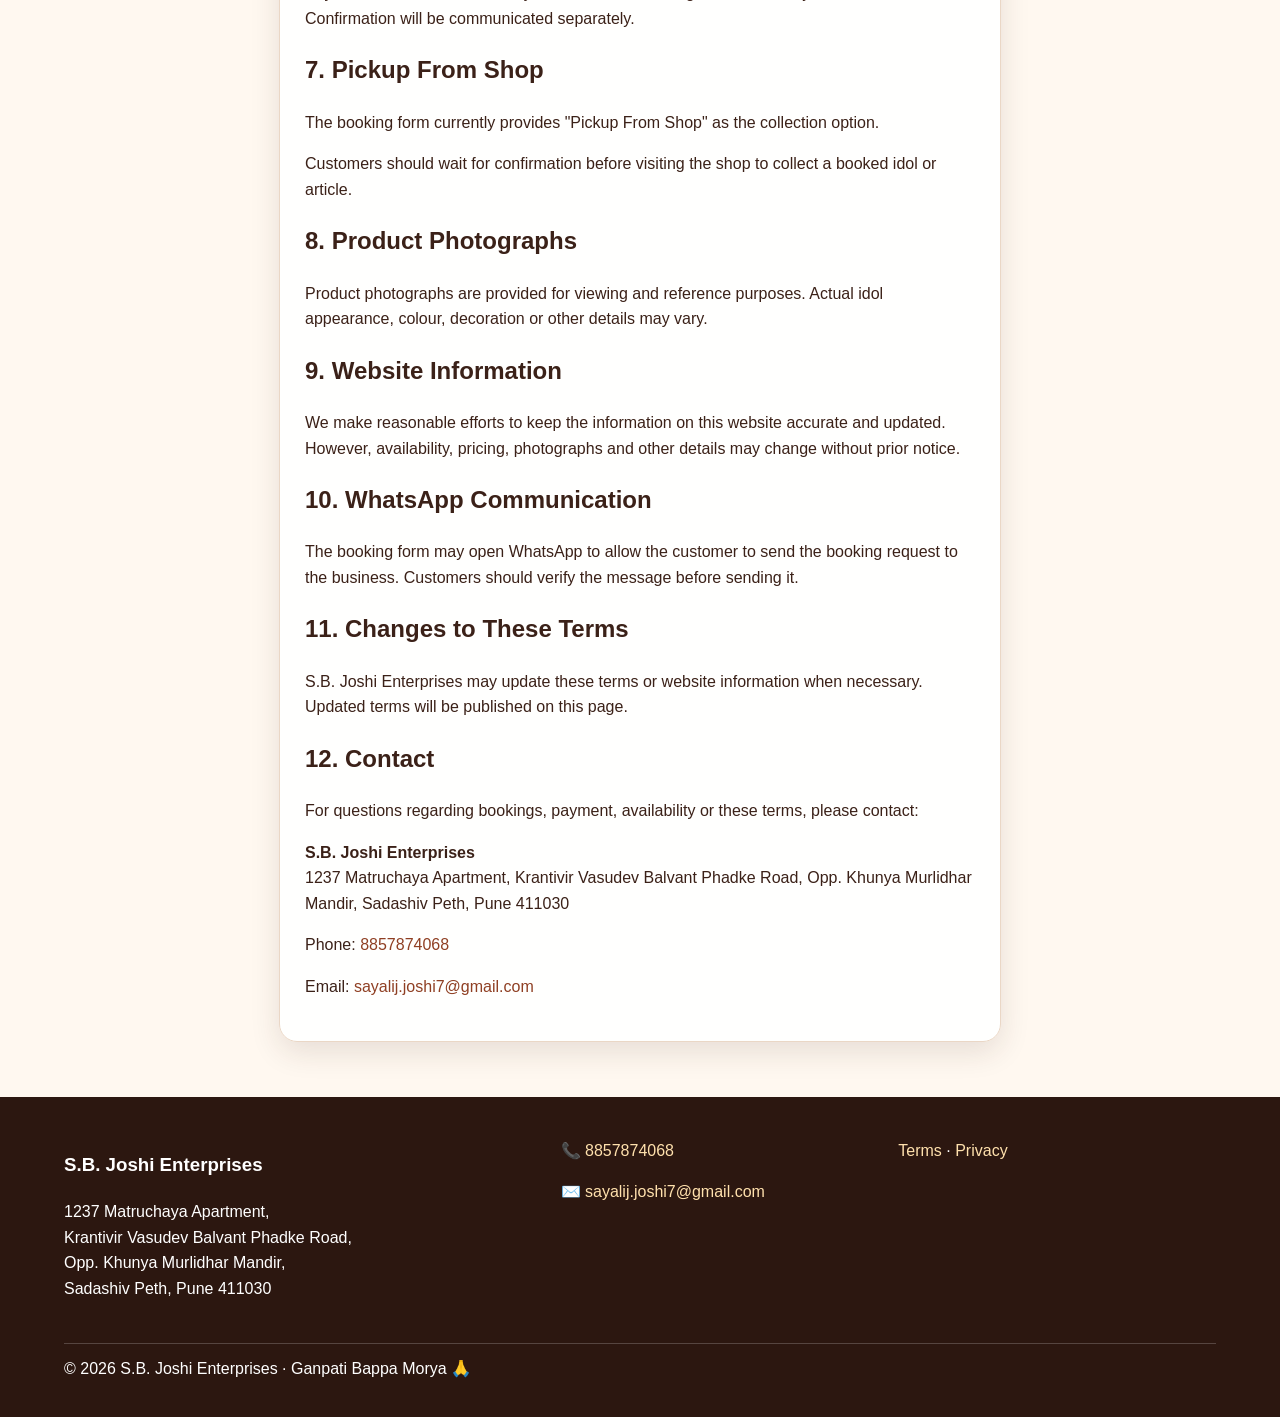
<file: terms.html>
<!doctype html>
<html lang="en">

<head>

<meta charset="utf-8">

<meta name="viewport"
content="width=device-width,initial-scale=1">

<meta name="description"
content="Terms and conditions for S.B. Joshi Enterprises Ganpati Bappa Idol and Pooja Articles booking.">

<title>
Terms & Conditions | S.B. Joshi Enterprises
</title>

<link rel="stylesheet" href="css/style.css">

<script defer src="js/script.js"></script>

</head>


<body>


<!-- =====================================================
     HEADER
===================================================== -->

<header class="site-header">

<a class="brand" href="index.html">

<span class="brand-mark">ॐ</span>

<span>S.B. Joshi Enterprises</span>

</a>


<button
class="menu-toggle"
aria-label="Menu"
aria-expanded="false">

☰

</button>


<nav class="site-nav">

<a href="index.html">
Home
</a>

<a href="about.html">
About
</a>

<a href="gallery.html">
Gallery
</a>

<a href="price.html">
Pooja Articles
</a>

<a href="booking.html">
Booking
</a>

<a href="reviews.html">
Reviews
</a>

<a href="faq.html">
FAQ
</a>

<a href="contact.html">
Contact
</a>

</nav>

</header>



<!-- =====================================================
     WELCOME BAR
===================================================== -->

<div class="marquee">

🙏 गणपती बाप्पा मोरया! •

S.B. Joshi Enterprises •

Ganpati Bappa Idol & Pooja Articles •

Booking & Enquiries: 8857874068 •

🙏 शुभ मंगलमूर्ती 🙏

</div>



<!-- =====================================================
     PAGE HERO
===================================================== -->

<section class="page-hero">

<p class="eyebrow">
Information
</p>

<h1>
Terms & Conditions
</h1>

<p>
Please read these terms before submitting a booking request.
</p>

</section>



<!-- =====================================================
     TERMS
===================================================== -->

<section class="section narrow">


<div class="card">

<h2>
1. General Information
</h2>

<p>
This website is operated for S.B. Joshi Enterprises
for displaying Ganpati Bappa idols, Pooja Articles and
providing customers with a convenient way to send
booking enquiries.
</p>

<p>
Information, photographs, sizes, prices and availability
displayed on the website may change from time to time.
</p>


<h2>
2. Booking Requests
</h2>

<p>
Submitting the booking form creates a booking request.
It does not by itself guarantee or constitute final
confirmation of an order.
</p>

<p>
A booking is considered confirmed only after
S.B. Joshi Enterprises reviews the request and
communicates confirmation to the customer.
</p>


<h2>
3. Customer Information
</h2>

<p>
Customers are responsible for providing accurate
information in the booking form, including name,
mobile number, address, idol details and preferred date.
</p>

<p>
If incorrect information is submitted, please contact
us as soon as possible so that corrections can be made.
</p>


<h2>
4. Idol Availability
</h2>

<p>
Ganpati Bappa idols shown in the Gallery are subject
to availability.
</p>

<p>
An idol shown on the website may not necessarily be
available at the time a booking request is submitted.
Please contact us for current availability.
</p>


<h2>
5. Prices
</h2>

<p>
Prices may vary according to idol type, size, design,
availability and other applicable factors.
</p>

<p>
Customers should confirm the final price with
S.B. Joshi Enterprises before making a payment.
</p>


<h2>
6. Payment
</h2>

<p>
The website may provide Cash, GPay and PhonePe as
available payment options.
</p>

<p>
Where an advance payment is requested, customers
should retain their payment transaction details or
screenshot for reference.
</p>

<p>
Payment does not automatically mean that the booking
has been finally confirmed. Confirmation will be
communicated separately.
</p>


<h2>
7. Pickup From Shop
</h2>

<p>
The booking form currently provides "Pickup From Shop"
as the collection option.
</p>

<p>
Customers should wait for confirmation before visiting
the shop to collect a booked idol or article.
</p>


<h2>
8. Product Photographs
</h2>

<p>
Product photographs are provided for viewing and
reference purposes. Actual idol appearance, colour,
decoration or other details may vary.
</p>


<h2>
9. Website Information
</h2>

<p>
We make reasonable efforts to keep the information
on this website accurate and updated. However,
availability, pricing, photographs and other details
may change without prior notice.
</p>


<h2>
10. WhatsApp Communication
</h2>

<p>
The booking form may open WhatsApp to allow the
customer to send the booking request to the business.
Customers should verify the message before sending it.
</p>


<h2>
11. Changes to These Terms
</h2>

<p>
S.B. Joshi Enterprises may update these terms or
website information when necessary.
Updated terms will be published on this page.
</p>


<h2>
12. Contact
</h2>

<p>
For questions regarding bookings, payment,
availability or these terms, please contact:
</p>

<p>

<strong>
S.B. Joshi Enterprises
</strong>
<br>

1237 Matruchaya Apartment,
Krantivir Vasudev Balvant Phadke Road,
Opp. Khunya Murlidhar Mandir,
Sadashiv Peth, Pune 411030

</p>

<p>

Phone:
<a href="tel:+918857874068">
8857874068
</a>

</p>

<p>

Email:
<a href="mailto:sayalij.joshi7@gmail.com">
sayalij.joshi7@gmail.com
</a>

</p>


</div>


</section>



<!-- =====================================================
     FOOTER
===================================================== -->

<footer class="site-footer">


<div>

<h3>
S.B. Joshi Enterprises
</h3>

<p>
1237 Matruchaya Apartment,<br>
Krantivir Vasudev Balvant Phadke Road,<br>
Opp. Khunya Murlidhar Mandir,<br>
Sadashiv Peth, Pune 411030
</p>

</div>


<div>

<p>
📞
<a href="tel:+918857874068">
8857874068
</a>
</p>

<p>
✉️
<a href="mailto:sayalij.joshi7@gmail.com">
sayalij.joshi7@gmail.com
</a>
</p>

</div>


<div>

<p>

<a href="terms.html"
class="active">
Terms
</a>

·

<a href="privacy.html">
Privacy
</a>

</p>

</div>


<p class="copyright">

© 2026 S.B. Joshi Enterprises ·
Ganpati Bappa Morya 🙏

</p>


</footer>



<!-- =====================================================
     BACK TO TOP
===================================================== -->

<button
class="top-btn"
aria-label="Back to top">

↑

</button>



<!-- =====================================================
     WHATSAPP
===================================================== -->

<a
class="wa"
href="https://wa.me/918857874068"
target="_blank"
rel="noopener"
aria-label="Contact us on WhatsApp">

◉

</a>


</body>

</html>
</file>
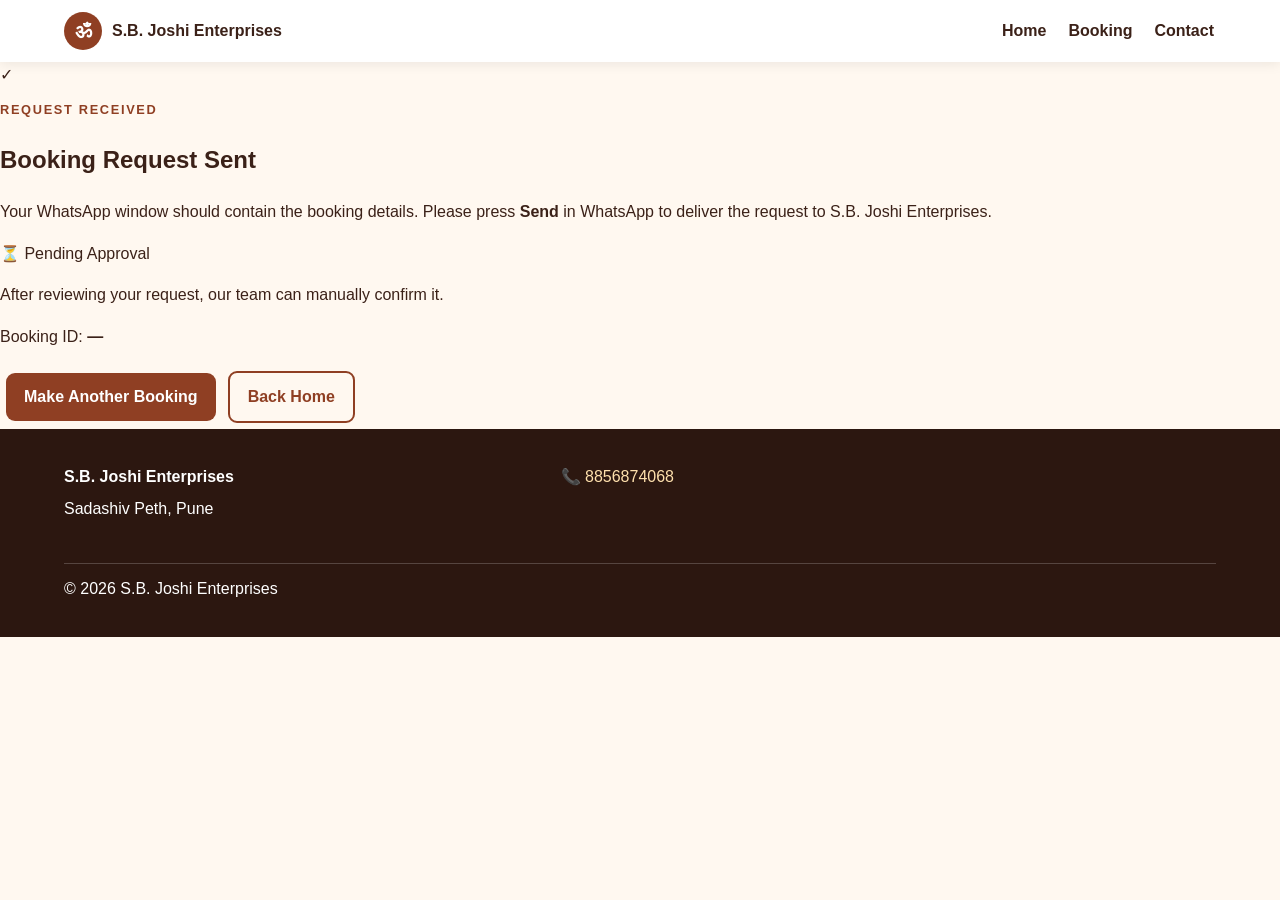
<file: thankyou.html>
<!DOCTYPE html>
<html lang="en"><head><meta charset="UTF-8"><meta name="viewport" content="width=device-width,initial-scale=1.0"><title>Booking Request Sent | S.B. Joshi Enterprises</title><link rel="stylesheet" href="css/style.css"></head>
<body><header class="site-header"><a class="brand" href="index.html"><span class="brand-mark">ॐ</span><span>S.B. Joshi Enterprises</span></a><nav class="site-nav"><a href="index.html">Home</a><a href="booking.html">Booking</a><a href="contact.html">Contact</a></nav></header>
<main><section class="success-card"><div class="success-icon">✓</div><p class="eyebrow">Request Received</p><h1>Booking Request Sent</h1><p>Your WhatsApp window should contain the booking details. Please press <strong>Send</strong> in WhatsApp to deliver the request to S.B. Joshi Enterprises.</p><div class="summary-status">⏳ Pending Approval</div><p>After reviewing your request, our team can manually confirm it.</p><p class="booking-id-display">Booking ID: <strong id="thankyouBookingId">—</strong></p><div class="form-actions"><a class="btn" href="booking.html">Make Another Booking</a><a class="btn btn-outline" href="index.html">Back Home</a></div></section></main>
<footer class="site-footer"><div><strong>S.B. Joshi Enterprises</strong><p>Sadashiv Peth, Pune</p></div><div><a href="tel:+918856874068">📞 8856874068</a></div><p class="copyright">© 2026 S.B. Joshi Enterprises</p></footer>
<script>
const params = new URLSearchParams(location.search);
document.getElementById('thankyouBookingId').textContent = params.get('id') || sessionStorage.getItem('lastBookingId') || '—';
</script></body></html>
</file>
<file: css/style.css>
/* =========================================================
   S.B. JOSHI ENTERPRISES
   Ganpati Bappa + Pooja Articles Website
   ========================================================= */

/* =========================================================
   ROOT VARIABLES
   ========================================================= */

:root {
  --accent: #8f3f23;
  --accent-dark: #632715;
  --gold: #c08a24;
  --ink: #3b2118;
  --muted: #6e5c51;
  --cream: #fff8f0;
  --cream-dark: #fff1df;
  --white: #ffffff;
  --line: #ead7c6;
  --green: #1b9e58;
  --shadow: 0 10px 30px rgba(59, 33, 24, 0.12);
}

/* =========================================================
   RESET
   ========================================================= */

* {
  box-sizing: border-box;
}

html {
  scroll-behavior: smooth;
}

body {
  margin: 0;
  font-family: Arial, Helvetica, sans-serif;
  color: var(--ink);
  background: var(--cream);
  line-height: 1.6;
}

body.no-scroll {
  overflow: hidden;
}

img {
  max-width: 100%;
}

a {
  color: var(--accent);
  text-decoration: none;
}

button,
input,
select,
textarea {
  font: inherit;
}

/* =========================================================
   HEADER
   ========================================================= */

.site-header {
  position: sticky;
  top: 0;
  z-index: 1000;

  display: flex;
  align-items: center;
  justify-content: space-between;

  padding: 12px 5%;

  background: rgba(255, 255, 255, 0.97);

  box-shadow: 0 2px 12px rgba(0, 0, 0, 0.08);
}

.brand {
  display: flex;
  align-items: center;
  gap: 10px;

  font-weight: 800;
  color: var(--ink);
}

.brand-mark {
  width: 38px;
  height: 38px;

  display: grid;
  place-items: center;

  background: var(--accent);
  color: #fff;

  border-radius: 50%;

  font-size: 20px;
}

.site-nav {
  display: flex;
  align-items: center;
  gap: 18px;
}

.site-nav a {
  color: var(--ink);
  font-weight: 700;
  padding: 6px 2px;
}

.site-nav a:hover,
.site-nav a.active {
  color: var(--accent);
}

.menu-toggle {
  display: none;

  border: 0;
  background: transparent;

  font-size: 26px;
  color: var(--accent);

  cursor: pointer;
}

/* =========================================================
   MARQUEE
   ========================================================= */

.marquee,
.welcome-bar {
  background: var(--accent);
  color: #fff;

  padding: 7px;

  font-weight: bold;

  overflow: hidden;
  white-space: nowrap;
}

/* =========================================================
   GENERAL BUTTONS
   ========================================================= */

.btn {
  display: inline-block;

  background: var(--accent);
  color: #fff;

  border: 0;
  border-radius: 9px;

  padding: 11px 18px;

  font-weight: 800;

  margin: 6px;

  cursor: pointer;

  transition:
    transform 0.2s ease,
    background 0.2s ease,
    box-shadow 0.2s ease;
}

.btn:hover {
  background: var(--accent-dark);

  transform: translateY(-2px);

  box-shadow: 0 6px 15px rgba(0, 0, 0, 0.15);
}

.btn.light {
  background: #fff;
  color: var(--accent);
}

.btn-outline {
  background: transparent;
  color: var(--accent);

  border: 2px solid var(--accent);
}

.btn-outline:hover {
  background: var(--accent);
  color: #fff;
}

/* =========================================================
   HERO
   ========================================================= */

.hero {
  min-height: 610px;

  background:
    linear-gradient(
      rgba(27, 14, 10, 0.33),
      rgba(27, 14, 10, 0.65)
    ),
    url("../images/bappa-bg.jpg")
    center / cover no-repeat;

  display: grid;
  place-items: center;
}

.hero-content {
  text-align: center;
  color: #fff;

  text-shadow: 0 2px 8px #000;

  padding: 30px;
}

.hero h1 {
  font-size: clamp(2.5rem, 7vw, 4.5rem);

  line-height: 1.1;

  margin: 15px 0;
}

.hero p {
  font-size: 1.15rem;
}

.gold {
  color: #ffe2a0;
  font-weight: bold;
}

/* =========================================================
   PAGE HERO
   ========================================================= */

.page-hero {
  text-align: center;

  padding: 60px 5%;

  background:
    linear-gradient(
      rgba(255, 248, 240, 0.94),
      rgba(255, 248, 240, 0.94)
    );
}

.page-hero h1 {
  font-size: clamp(2rem, 6vw, 3rem);

  margin: 5px;
}

/* =========================================================
   SECTIONS
   ========================================================= */

.section {
  max-width: 1120px;

  margin: auto;

  padding: 55px 5%;
}

.section-heading {
  text-align: center;

  max-width: 780px;

  margin: 0 auto 28px;
}

.eyebrow {
  color: var(--accent);

  text-transform: uppercase;

  letter-spacing: 0.13em;

  font-size: 0.8rem;

  font-weight: bold;
}

/* =========================================================
   GENERAL CARDS
   ========================================================= */

.card,
.timing,
.info-panel,
.review-card {
  background: rgba(255, 255, 255, 0.96);

  border: 1px solid var(--line);

  border-radius: 18px;

  padding: 25px;

  box-shadow: var(--shadow);
}

/* =========================================================
   GRID
   ========================================================= */

.grid2 {
  display: grid;

  grid-template-columns: 1fr 1fr;

  gap: 30px;

  align-items: center;
}

.cards {
  display: grid;

  grid-template-columns: repeat(3, 1fr);

  gap: 20px;
}

.center {
  text-align: center;
}

/* =========================================================
   TWO COLUMN
   ========================================================= */

.two-col {
  display: grid;

  grid-template-columns: 1fr 1fr;

  gap: 30px;

  align-items: center;
}

/* =========================================================
   CLAY SECTION
   ========================================================= */

.clay-section {
  display: grid;

  grid-template-columns: 1fr 360px;

  gap: 30px;

  align-items: center;

  background: rgba(255, 255, 255, 0.62);

  border-radius: 18px;
}

.about-bappa {
  width: 100%;

  border-radius: 18px;

  box-shadow: var(--shadow);
}

.clay-badge {
  display: inline-block;

  margin-top: 16px;

  padding: 11px 16px;

  background: #fff4d7;

  border: 1px solid var(--line);

  border-radius: 999px;

  color: var(--ink);
}

/* =========================================================
   SLOGANS
   ========================================================= */

.slogans-section {
  text-align: center;
}

.slogan-grid {
  display: grid;

  grid-template-columns: repeat(4, 1fr);

  gap: 18px;

  margin-top: 25px;
}

.slogan-card {
  background: rgba(255, 255, 255, 0.94);

  border: 1px solid var(--line);

  border-radius: 16px;

  padding: 22px;

  box-shadow: var(--shadow);
}

.slogan-card span {
  font-size: 2rem;
}

.slogan-card h3 {
  font-size: 1.05rem;

  color: var(--accent);

  margin: 10px 0;
}

.slogan-card p {
  font-size: 0.92rem;

  color: var(--muted);

  margin: 0;
}

/* =========================================================
   GALLERY
   ========================================================= */

.gallery {
  display: grid;

  grid-template-columns: 500px 1fr;

  gap: 35px;

  align-items: center;
}

.gallery img {
  width: 100%;

  border-radius: 18px;

  cursor: zoom-in;
}

.product-gallery {
  display: grid;

  grid-template-columns: repeat(3, 1fr);

  gap: 24px;
}

.product-card {
  background: rgba(255, 255, 255, 0.96);

  border: 1px solid var(--line);

  border-radius: 18px;

  overflow: hidden;

  box-shadow: var(--shadow);

  display: flex;

  flex-direction: column;
}

.product-card img {
  width: 100%;

  aspect-ratio: 1 / 1;

  object-fit: cover;

  display: block;

  cursor: zoom-in;

  transition: transform 0.35s ease;
}

.product-card img:hover {
  transform: scale(1.03);
}

.product-info {
  padding: 18px;
}

.product-info h2 {
  font-size: 1.2rem;

  margin: 0 0 10px;
}

.size-line,
.price-line {
  margin: 7px 0;
}

.price-line {
  color: var(--accent);

  font-size: 1.05rem;

  font-weight: 700;
}

.gallery-note {
  margin-top: 25px;

  padding: 18px;

  background: #fff5e6;

  border: 1px solid var(--line);

  border-radius: 12px;
}

/* =========================================================
   SIZE GROUPS
   ========================================================= */

.size-groups {
  display: grid;

  grid-template-columns: repeat(2, 1fr);

  gap: 22px;
}

.size-group {
  background: rgba(255, 255, 255, 0.96);

  border: 1px solid var(--line);

  border-radius: 18px;

  padding: 18px;

  box-shadow: var(--shadow);
}

.size-head {
  display: flex;

  justify-content: space-between;

  gap: 15px;

  align-items: center;

  border-bottom: 1px solid var(--line);

  padding-bottom: 12px;

  margin-bottom: 15px;
}

.size-head h3 {
  margin: 0;
}

.size-head span {
  font-weight: 800;

  color: var(--accent);
}

.photo-slots {
  display: grid;

  grid-template-columns: repeat(3, 1fr);

  gap: 10px;
}

.photo-slot {
  min-height: 110px;

  border: 2px dashed #d9c2af;

  border-radius: 12px;

  display: grid;

  place-items: center;

  text-align: center;

  color: #8a7467;

  background: #fffaf5;

  font-weight: 700;
}

/* =========================================================
   POOJA ARTICLES PAGE
   ========================================================= */

.pooja-page {
  background:
    linear-gradient(
      rgba(255, 248, 240, 0.84),
      rgba(255, 248, 240, 0.92)
    ),
    url("../images/pooja-thali.jpg")
    center top / cover fixed no-repeat;
}

/* Pooja hero */

.pooja-hero {
  min-height: 430px;

  display: grid;

  place-items: center;

  text-align: center;

  padding: 55px 5%;

  background:
    linear-gradient(
      rgba(60, 25, 10, 0.48),
      rgba(60, 25, 10, 0.68)
    ),
    url("../images/pooja-thali.jpg")
    center / cover no-repeat;

  color: #fff;
}

.pooja-hero-overlay {
  max-width: 850px;

  padding: 35px;

  border-radius: 22px;

  background: rgba(50, 20, 10, 0.28);

  backdrop-filter: blur(2px);
}

.pooja-hero h1 {
  font-size: clamp(2.4rem, 7vw, 4.3rem);

  margin: 8px 0 12px;

  text-shadow: 0 3px 10px #000;
}

.pooja-hero p {
  font-size: 1.15rem;

  text-shadow: 0 2px 6px #000;
}

.hero-actions {
  margin-top: 20px;
}

/* =========================================================
   POOJA PRODUCT GRID
   ========================================================= */

.pooja-products-grid {
  display: grid;

  grid-template-columns: repeat(3, 1fr);

  gap: 24px;
}

.pooja-product-card {
  background: rgba(255, 255, 255, 0.96);

  border: 1px solid var(--line);

  border-radius: 20px;

  overflow: hidden;

  box-shadow: var(--shadow);

  transition:
    transform 0.25s ease,
    box-shadow 0.25s ease;
}

.pooja-product-card:hover {
  transform: translateY(-5px);

  box-shadow:
    0 16px 35px rgba(59, 33, 24, 0.18);
}

.pooja-product-card > img {
  width: 100%;

  height: 260px;

  object-fit: cover;

  display: block;

  cursor: zoom-in;

  transition: transform 0.35s ease;
}

.pooja-product-card:hover > img {
  transform: scale(1.03);
}

.pooja-product-card .product-info {
  padding: 20px;
}

.pooja-product-card h2 {
  margin: 5px 0 10px;

  color: var(--ink);
}

.pooja-product-card p {
  color: var(--muted);
}

/* =========================================================
   POOJA BOOKING
   ========================================================= */

.pooja-booking {
  display: grid;

  grid-template-columns: 1.25fr 0.75fr;

  gap: 25px;

  align-items: start;
}

.booking {
  display: grid;

  grid-template-columns: 1.2fr 0.8fr;

  gap: 25px;
}

.form-heading {
  margin-bottom: 20px;
}

.card label {
  display: block;

  font-weight: bold;

  margin: 12px 0;
}

.card input,
.card select,
.card textarea {
  display: block;

  width: 100%;

  padding: 11px;

  margin-top: 5px;

  border: 1px solid #d8c3b0;

  border-radius: 9px;

  font: inherit;

  background: #fff;

  color: var(--ink);

  outline: none;
}

.card input:focus,
.card select:focus,
.card textarea:focus {
  border-color: var(--accent);

  box-shadow:
    0 0 0 3px
    rgba(143, 63, 35, 0.1);
}

/* =========================================================
   POOJA ITEM ROW
   ========================================================= */

#itemRows {
  display: flex;

  flex-direction: column;

  gap: 12px;

  margin: 15px 0;
}

.pooja-item-row {
  display: grid;

  grid-template-columns:
    1.5fr 0.6fr 0.8fr 42px;

  gap: 10px;

  align-items: end;

  padding: 14px;

  background: #fff8ef;

  border: 1px solid var(--line);

  border-radius: 14px;
}

.pooja-item-row label {
  margin: 0;
}

.remove-item {
  width: 42px;

  height: 42px;

  border: 0;

  border-radius: 9px;

  background: #f3dfd5;

  color: #9b301d;

  font-size: 24px;

  font-weight: bold;

  cursor: pointer;
}

.remove-item:hover {
  background: #9b301d;

  color: #fff;
}

/* =========================================================
   BOOKING INFORMATION
   ========================================================= */

.booking-warning {
  margin: 18px 0;

  padding: 15px;

  background: #fff4d7;

  border: 1px solid #e8c97e;

  border-radius: 12px;

  color: #624a22;
}

.small {
  font-size: 0.88rem;

  color: var(--muted);
}

/* =========================================================
   PAYMENT
   ========================================================= */

.pooja-payment {
  text-align: center;

  position: sticky;

  top: 95px;
}

.pooja-payment h2 {
  margin-top: 0;
}

.qr-wrap {
  padding-top: 10px;
}

.qr {
  display: block;

  width: 100%;

  max-width: 290px;

  margin: auto;

  border-radius: 10px;

  border: 1px solid var(--line);

  background: #fff;

  padding: 8px;
}

.payment-note {
  margin-top: 15px;

  padding: 12px;

  border-radius: 10px;

  background: #fff4d7;

  font-weight: bold;

  color: var(--accent);
}

/* =========================================================
   LIGHTBOX / IMAGE ZOOM
   ========================================================= */

.lightbox,
.pooja-lightbox {
  position: fixed;

  inset: 0;

  z-index: 3000;

  display: flex;

  align-items: center;

  justify-content: center;

  padding: 25px;

  background: rgba(20, 8, 4, 0.92);

  opacity: 0;

  visibility: hidden;

  pointer-events: none;

  transition:
    opacity 0.25s ease,
    visibility 0.25s ease;
}

.lightbox.show,
.pooja-lightbox.show {
  opacity: 1;

  visibility: visible;

  pointer-events: auto;
}

.lightbox-content,
.lb-content {
  max-width: 90vw;

  max-height: 90vh;

  text-align: center;

  position: relative;
}

.lightbox-content img,
.lb-content img,
#lbImage {
  display: block;

  max-width: 88vw;

  max-height: 78vh;

  width: auto;

  height: auto;

  object-fit: contain;

  border-radius: 12px;

  box-shadow:
    0 20px 60px
    rgba(0, 0, 0, 0.5);
}

#lbCaption,
.lb-caption {
  color: #fff;

  font-weight: bold;

  margin-top: 12px;

  font-size: 1rem;
}

.lb-close,
.lb-prev,
.lb-next {
  position: absolute;

  z-index: 5;

  border: 0;

  background:
    rgba(255, 255, 255, 0.16);

  color: #fff;

  cursor: pointer;

  display: grid;

  place-items: center;

  border-radius: 50%;

  transition:
    background 0.2s ease;
}

.lb-close:hover,
.lb-prev:hover,
.lb-next:hover {
  background:
    rgba(255, 255, 255, 0.3);
}

.lb-close {
  top: 20px;

  right: 25px;

  width: 48px;

  height: 48px;

  font-size: 32px;
}

.lb-prev {
  left: 20px;

  top: 50%;

  transform: translateY(-50%);

  width: 50px;

  height: 50px;

  font-size: 42px;
}

.lb-next {
  right: 20px;

  top: 50%;

  transform: translateY(-50%);

  width: 50px;

  height: 50px;

  font-size: 42px;
}

/* =========================================================
   ABOUT / REVIEW ELEMENTS
   ========================================================= */

.review-grid {
  display: grid;

  grid-template-columns: repeat(3, 1fr);

  gap: 20px;
}

.stars {
  letter-spacing: 3px;

  color: #b78324;

  font-size: 1.2rem;
}

.review-card h3 {
  margin: 10px 0;
}

.review-placeholder {
  min-height: 70px;

  color: var(--muted);
}

.review-card span {
  font-size: 0.9rem;

  color: #806f63;
}

.review-note {
  margin-top: 25px;

  padding: 25px;

  text-align: center;

  background: #fff5e6;

  border: 1px solid var(--line);

  border-radius: 18px;
}

/* =========================================================
   QR / MAP
   ========================================================= */

.qr-card {
  display: grid;

  grid-template-columns: 1fr 290px;

  gap: 30px;

  align-items: center;

  background: #fff;

  border: 1px solid var(--line);

  border-radius: 18px;

  padding: 25px;

  box-shadow: var(--shadow);
}

.map {
  min-height: 340px;

  border-radius: 18px;

  overflow: hidden;
}

.map iframe {
  width: 100%;

  height: 340px;

  border: 0;
}

/* =========================================================
   FAQ
   ========================================================= */

.narrow {
  max-width: 850px;
}

.narrow details {
  background: #fff;

  border: 1px solid var(--line);

  border-radius: 10px;

  padding: 15px;

  margin: 10px 0;
}

.narrow summary {
  font-weight: bold;

  cursor: pointer;
}

/* =========================================================
   FOOTER
   ========================================================= */

.site-footer {
  display: grid;

  grid-template-columns:
    1.5fr 1fr 1fr;

  gap: 20px;

  background: #2c1710;

  color: #fff;

  padding: 35px 5%;
}

.site-footer a {
  color: #ffe1ad;
}

.site-footer p {
  margin-top: 6px;
}

.copyright {
  grid-column: 1 / -1;

  border-top:
    1px solid #ffffff33;

  padding-top: 12px;

  margin-bottom: 0;
}

/* =========================================================
   WHATSAPP
   ========================================================= */

.top-btn,
.wa,
.whatsapp-float {
  position: fixed;

  right: 20px;

  border: 0;

  border-radius: 50%;

  display: grid;

  place-items: center;

  z-index: 2000;

  cursor: pointer;
}

.top-btn {
  bottom: 80px;

  width: 40px;

  height: 40px;

  background: #fff;

  color: var(--accent);

  box-shadow:
    0 5px 15px #0002;
}

.wa,
.whatsapp-float {
  bottom: 20px;

  width: 52px;

  height: 52px;

  background: var(--green);

  color: #fff;

  font-size: 25px;

  box-shadow:
    0 6px 18px
    rgba(0, 0, 0, 0.2);
}

.wa:hover,
.whatsapp-float:hover {
  color: #fff;

  transform: scale(1.05);
}

/* =========================================================
   RESPONSIVE - TABLET
   ========================================================= */

@media (max-width: 900px) {

  .site-nav {
    display: none;

    position: absolute;

    top: 62px;

    left: 0;

    right: 0;

    background: #fff;

    padding: 15px;

    flex-direction: column;

    box-shadow:
      0 10px 20px #0001;
  }

  .site-nav.open {
    display: flex;
  }

  .menu-toggle {
    display: block;
  }

  .grid2,
  .two-col,
  .qr-card,
  .gallery,
  .booking,
  .pooja-booking,
  .cards {
    grid-template-columns: 1fr;
  }

  .hero {
    min-height: 520px;
  }

  .hero h1 {
    font-size: 2.5rem;
  }

  .site-footer {
    grid-template-columns: 1fr;
  }

  .product-gallery,
  .pooja-products-grid {
    grid-template-columns:
      repeat(2, 1fr);
  }

  .size-groups,
  .review-grid,
  .clay-section {
    grid-template-columns: 1fr;
  }

  .slogan-grid {
    grid-template-columns:
      1fr 1fr;
  }

  .pooja-payment {
    position: static;
  }
}

/* =========================================================
   RESPONSIVE - MOBILE
   ========================================================= */

@media (max-width: 600px) {

  .site-header {
    padding:
      10px 4%;
  }

  .brand {
    font-size: 0.92rem;
  }

  .brand-mark {
    width: 34px;

    height: 34px;
  }

  .section {
    padding:
      40px 4%;
  }

  .page-hero {
    padding:
      45px 4%;
  }

  .pooja-hero {
    min-height: 390px;

    padding:
      35px 4%;
  }

  .pooja-hero-overlay {
    padding: 22px;
  }

  .pooja-hero h1 {
    font-size: 2.4rem;
  }

  .product-gallery,
  .pooja-products-grid,
  .slogan-grid {
    grid-template-columns: 1fr;
  }

  .photo-slots {
    grid-template-columns: 1fr;
  }

  .photo-slot {
    min-height: 80px;
  }

  .pooja-item-row {
    grid-template-columns: 1fr;
  }

  .remove-item {
    width: 100%;

    height: 42px;
  }

  .lb-prev {
    left: 8px;

    width: 42px;

    height: 42px;

    font-size: 34px;
  }

  .lb-next {
    right: 8px;

    width: 42px;

    height: 42px;

    font-size: 34px;
  }

  .lb-close {
    top: 10px;

    right: 10px;
  }

  .lightbox-content img,
  .lb-content img,
  #lbImage {
    max-width: 92vw;

    max-height: 72vh;
  }

  .site-footer {
    padding:
      30px 5%;
  }
}

/* =========================================================
   SMALL MOBILE
   ========================================================= */

@media (max-width: 420px) {

  .btn {
    width: calc(100% - 12px);

    text-align: center;
  }

  .hero-actions .btn {
    width: auto;
  }

  .pooja-hero h1 {
    font-size: 2rem;
  }

  .top-btn {
    right: 15px;
  }

  .wa,
  .whatsapp-float {
    right: 15px;
  }
}
/* =========================================================
   COMPACT POOJA ARTICLES HERO
   ========================================================= */

.pooja-hero {
  min-height: 260px;
}

.pooja-hero-overlay {
  padding: 30px 20px;
}

.pooja-hero-overlay h1 {
  font-size: clamp(28px, 5vw, 42px);
  margin: 8px 0;
}

.pooja-hero-overlay > p:not(.eyebrow) {
  font-size: 15px;
  margin: 8px auto 18px;
}

.pooja-hero .hero-actions {
  gap: 10px;
}

.pooja-hero .btn {
  padding: 10px 18px;
  font-size: 14px;
}

/* Mobile */
@media (max-width: 600px) {

  .pooja-hero {
    min-height: 220px;
  }

  .pooja-hero-overlay {
    padding: 24px 15px;
  }

  .pooja-hero-overlay h1 {
    font-size: 30px;
  }

  .pooja-hero-overlay > p:not(.eyebrow) {
    font-size: 14px;
    line-height: 1.5;
  }

  .pooja-hero .btn {
    padding: 9px 14px;
    font-size: 13px;
  }

}
/* =========================================================
   COMPACT POOJA ARTICLES PAGE
   ========================================================= */

/* Smaller hero */
.pooja-page .pooja-hero {
  min-height: 180px;
  margin: 0;
}

.pooja-page .pooja-hero-overlay {
  padding: 20px 15px;
}

.pooja-page .pooja-hero-overlay h1 {
  font-size: 30px;
  margin: 5px 0;
}

.pooja-page .pooja-hero-overlay > p:not(.eyebrow) {
  font-size: 13px;
  margin: 5px auto 12px;
}

.pooja-page .pooja-hero .hero-actions {
  gap: 7px;
}

.pooja-page .pooja-hero .btn {
  padding: 7px 13px;
  font-size: 12px;
}


/* Reduce section spacing */
.pooja-page .section {
  padding-top: 28px;
  padding-bottom: 28px;
}


/* Smaller section headings */
.pooja-page .section-heading {
  margin-bottom: 18px;
}

.pooja-page .section-heading h2 {
  font-size: 25px;
  margin: 5px 0 8px;
}

.pooja-page .section-heading p {
  font-size: 14px;
}


/* Compact product grid */
.pooja-page .pooja-products-grid {
  gap: 15px;
}


/* Smaller product cards */
.pooja-page .pooja-product-card {
  border-radius: 12px;
}


/* Smaller product images */
.pooja-page .pooja-product-card img {
  height: 180px;
  object-fit: cover;
}


/* Smaller product information */
.pooja-page .product-info {
  padding: 14px;
}

.pooja-page .product-info h2 {
  font-size: 19px;
  margin: 4px 0 7px;
}

.pooja-page .product-info p {
  font-size: 13px;
  line-height: 1.45;
  margin: 5px 0;
}

.pooja-page .price-line {
  font-size: 14px !important;
  font-weight: 700;
}


/* Compact slogans */
.pooja-page .slogans-section {
  padding-top: 25px;
  padding-bottom: 25px;
}

.pooja-page .slogan-grid {
  gap: 12px;
}

.pooja-page .slogan-card {
  padding: 16px;
}

.pooja-page .slogan-card h3 {
  font-size: 17px;
}

.pooja-page .slogan-card p {
  font-size: 13px;
}


/* Compact booking section */
.pooja-page .pooja-booking {
  gap: 18px;
}

.pooja-page .pooja-booking .card {
  padding: 18px;
}

.pooja-page .pooja-booking label {
  font-size: 13px;
}

.pooja-page .pooja-booking input,
.pooja-page .pooja-booking select,
.pooja-page .pooja-booking textarea {
  padding: 9px 10px;
  font-size: 13px;
}


/* Product rows more compact */
.pooja-page .pooja-item-row {
  gap: 8px;
  padding: 10px;
}


/* Compact payment card */
.pooja-page .pooja-payment {
  padding: 18px;
}

.pooja-page .pooja-payment h2 {
  font-size: 20px;
}

.pooja-page .pooja-payment .qr {
  max-width: 180px;
}


/* Mobile */
@media (max-width: 700px) {

  .pooja-page .pooja-hero {
    min-height: 160px;
  }

  .pooja-page .pooja-hero-overlay {
    padding: 18px 12px;
  }

  .pooja-page .pooja-hero-overlay h1 {
    font-size: 26px;
  }

  .pooja-page .pooja-hero-overlay > p:not(.eyebrow) {
    font-size: 12px;
  }

  .pooja-page .pooja-hero .btn {
    padding: 7px 10px;
    font-size: 11px;
  }

  .pooja-page .section {
    padding-top: 22px;
    padding-bottom: 22px;
  }

  .pooja-page .section-heading h2 {
    font-size: 22px;
  }

  .pooja-page .pooja-product-card img {
    height: 160px;
  }

  .pooja-page .product-info {
    padding: 12px;
  }

  .pooja-page .product-info h2 {
    font-size: 17px;
  }

  .pooja-page .product-info p {
    font-size: 12px;
  }

}
/* =========================================================
   POOJA PAGE - QR LEFT / BOOKING FORM RIGHT
   ========================================================= */

.pooja-page .pooja-booking {
  display: grid;
  grid-template-columns: 320px minmax(0, 1fr);
  gap: 24px;
  align-items: start;
}

.pooja-page .pooja-payment {
  position: sticky;
  top: 20px;
  text-align: center;
}

.pooja-page .pooja-payment .qr {
  width: 220px;
  max-width: 100%;
  height: auto;
  margin: 10px auto 15px;
  display: block;
}

.pooja-page .pooja-booking > form.card {
  width: 100%;
  box-sizing: border-box;
}


/* Smaller overall page */

.pooja-page .section {
  padding-top: 28px;
  padding-bottom: 28px;
}

.pooja-page .pooja-hero {
  min-height: 180px;
}

.pooja-page .pooja-hero-overlay {
  padding: 22px 15px;
}

.pooja-page .pooja-hero-overlay h1 {
  font-size: 30px;
  margin: 5px 0;
}


/* Three product columns on desktop */

@media (min-width: 900px) {

  .pooja-page .pooja-products-grid {
    grid-template-columns: repeat(3, 1fr);
    gap: 16px;
  }

}


/* Tablet */

@media (max-width: 899px) {

  .pooja-page .pooja-booking {
    grid-template-columns: 280px minmax(0, 1fr);
    gap: 18px;
  }

}


/* Mobile */

@media (max-width: 700px) {

  .pooja-page .pooja-booking {
    display: flex;
    flex-direction: column;
    gap: 18px;
  }

  .pooja-page .pooja-payment {
    position: static;
    width: 100%;
    box-sizing: border-box;
    order: 1;
  }

  .pooja-page .pooja-booking > form.card {
    order: 2;
  }

  .pooja-page .pooja-payment .qr {
    width: 190px;
  }

  .pooja-page .pooja-hero {
    min-height: 160px;
  }

  .pooja-page .pooja-hero-overlay h1 {
    font-size: 26px;
  }

}
/* =========================================================
   UNIVERSAL WELCOME MARQUEE
   Works on all pages
   ========================================================= */

.marquee,
.welcome-bar {
  width: 100%;
  overflow: hidden;
  white-space: nowrap;
  box-sizing: border-box;
  display: block;
  position: relative;
}

.marquee {
  padding: 9px 0;
}

.marquee-track {
  display: inline-block;
  white-space: nowrap;
  padding-left: 100%;
  animation: sbJoshiMarquee 18s linear infinite;
}

.marquee:not(:has(.marquee-track)) {
  animation: sbJoshiMarquee 18s linear infinite;
}

.welcome-bar {
  padding: 9px 0;
  border: 0;
  background: transparent;
}

.welcome-bar {
  color: inherit;
}

@keyframes sbJoshiMarquee {
  from {
    transform: translateX(0);
  }

  to {
    transform: translateX(-100%);
  }
}

/* Keep marquee smooth on mobile */

@media (max-width: 600px) {

  .marquee-track {
    animation-duration: 14s;
  }

  .marquee {
    font-size: 13px;
  }

}
/* =========================================================
   CONTACT PAGE MAP
   ========================================================= */

.contact-map-section {
  padding-top: 35px;
  padding-bottom: 35px;
}

.contact-map {
  width: 100%;
  max-width: 1100px;
  height: 400px;
  margin: 20px auto 0;
  overflow: hidden;
  border-radius: 16px;
  box-shadow: 0 8px 25px rgba(0,0,0,0.12);
}

.contact-map iframe {
  display: block;
  width: 100%;
  height: 100%;
  border: 0;
}

@media (max-width: 600px) {

  .contact-map {
    height: 300px;
    border-radius: 12px;
  }

}
</file>
